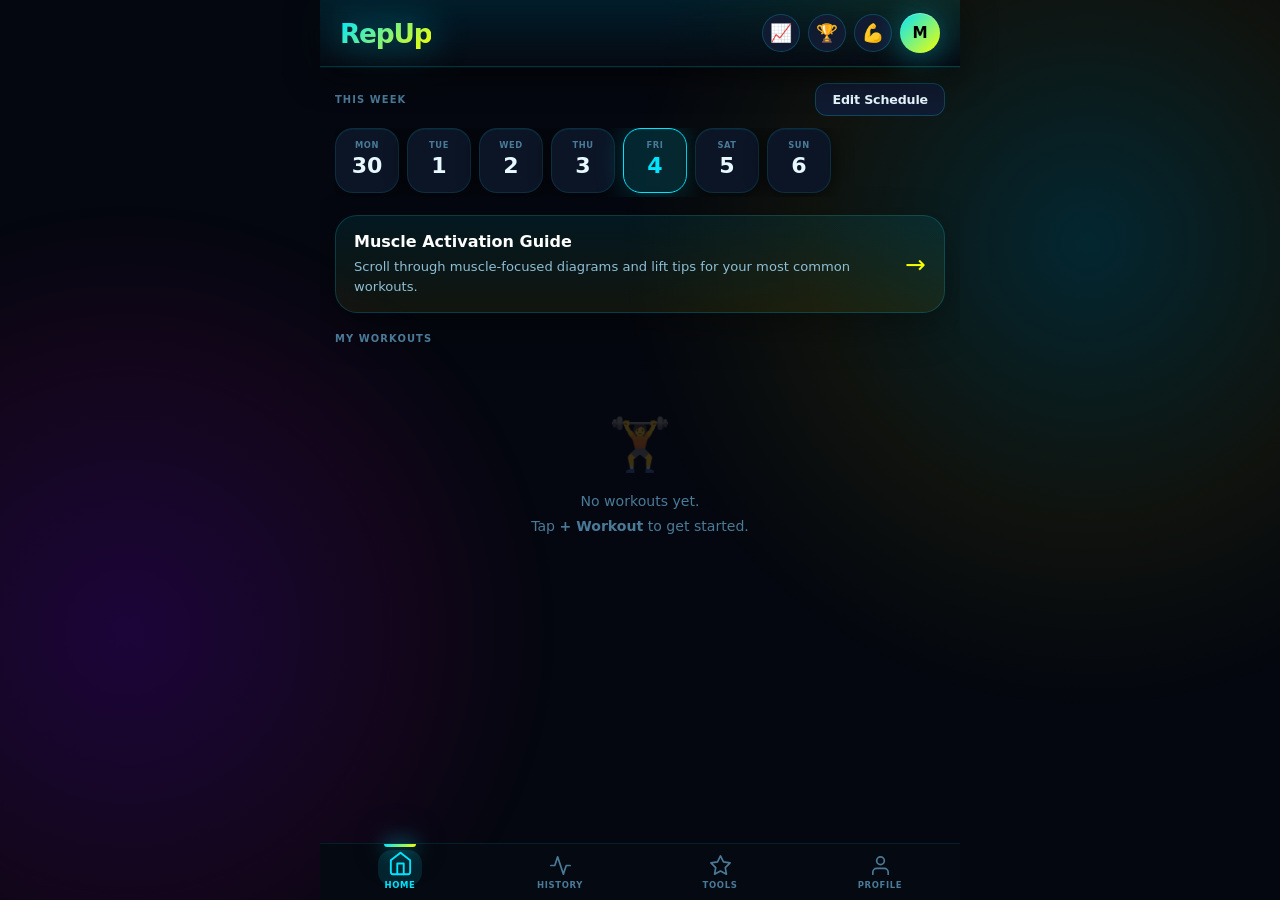
<file: index.html>
<!DOCTYPE html>
<html lang="en">
<head>
  <meta charset="UTF-8"/>
  <meta http-equiv="refresh" content="0; url=./repup.html"/>
  <title>RepUp</title>
</head>
<body>
  <script>window.location.replace('./repup.html');</script>
</body>
</html>
</file>
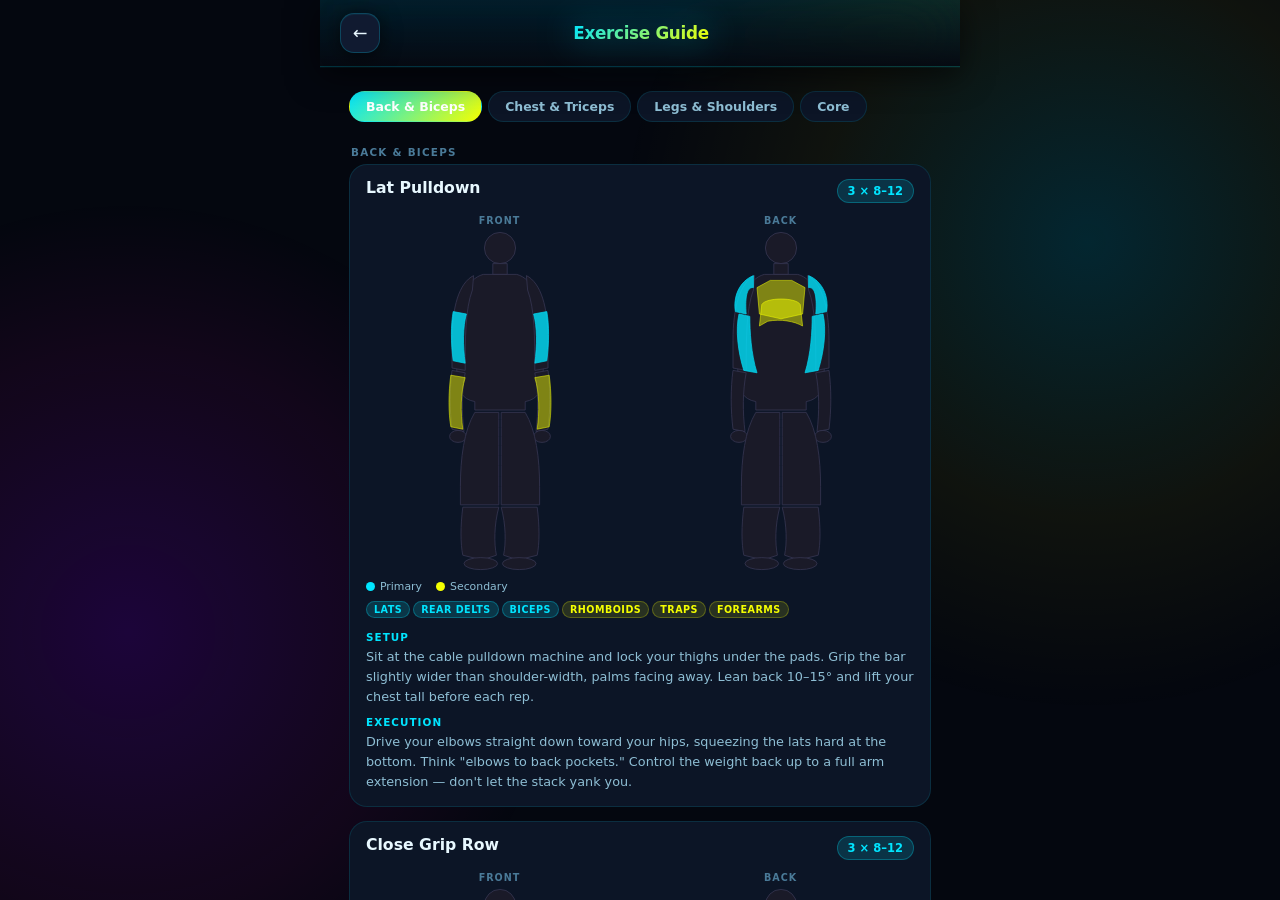
<file: exercises.html>
<!DOCTYPE html>
<html lang="en">
<head>
  <meta charset="UTF-8"/>
  <meta name="viewport" content="width=device-width,initial-scale=1,viewport-fit=cover"/>
  <title>Exercise Guide — RepUp</title>
  <meta name="apple-mobile-web-app-capable" content="yes"/>
  <meta name="apple-mobile-web-app-status-bar-style" content="black-translucent"/>
  <link rel="icon" type="image/svg+xml" href="icon.svg"/>
  <link rel="stylesheet" href="style.css"/>
  <style>
    .day-tabs{display:flex;gap:6px;padding:10px 14px;overflow-x:auto;-webkit-overflow-scrolling:touch;scrollbar-width:none}
    .day-tabs::-webkit-scrollbar{display:none}
    .day-tab{flex-shrink:0;padding:7px 16px;border-radius:20px;border:1px solid var(--border);background:var(--card);color:var(--t2);font-size:.78rem;font-weight:600;cursor:pointer;transition:all .18s}
    .day-tab.on{background:var(--grad);color:#fff;border-color:transparent}
    .day-section{display:none;padding-bottom:32px}
    .day-section.on{display:block}
    .day-title{font-size:.65rem;font-weight:800;text-transform:uppercase;letter-spacing:.12em;color:var(--t3);padding:14px 16px 6px}
    .ex-card{margin:0 14px 14px;border-radius:18px;background:var(--card);border:1px solid var(--border);overflow:hidden}
    .ex-head{padding:14px 16px 8px;display:flex;justify-content:space-between;align-items:flex-start;gap:8px}
    .ex-name{font-size:.98rem;font-weight:700;line-height:1.2}
    .ex-sets{font-size:.72rem;font-weight:700;color:var(--accent);background:rgba(0,229,255,.15);padding:4px 10px;border-radius:20px;border:1px solid rgba(0,229,255,.28);white-space:nowrap;flex-shrink:0}
    .diagrams{display:flex;gap:6px;padding:4px 12px 8px}
    .diag-wrap{flex:1;display:flex;flex-direction:column;align-items:center}
    .diag-label{font-size:.6rem;font-weight:700;letter-spacing:.1em;text-transform:uppercase;color:var(--t3);margin-bottom:4px}
    .diag-wrap svg{width:100%;max-width:120px;height:auto}
    .legend{display:flex;gap:14px;padding:0 16px 8px}
    .leg{display:flex;align-items:center;gap:5px;font-size:.68rem;color:var(--t2)}
    .leg-dot{width:9px;height:9px;border-radius:50%}
    .leg-dot.p{background:var(--accent)}
    .leg-dot.s{background:var(--gold)}
    .ex-info{padding:0 16px 14px}
    .ex-info h4{font-size:.65rem;font-weight:800;text-transform:uppercase;letter-spacing:.1em;color:var(--accent);margin:10px 0 4px}
    .ex-info h4:first-child{margin-top:0}
    .ex-info p{font-size:.8rem;color:var(--t2);line-height:1.55;margin:0}
    .muscle-chip{display:inline-block;font-size:.6rem;font-weight:700;padding:2px 7px;border-radius:10px;margin:0 3px 3px 0;text-transform:uppercase;letter-spacing:.05em}
    .chip-p{background:rgba(0,229,255,.16);color:var(--accent);border:1px solid rgba(0,229,255,.28)}
    .chip-s{background:rgba(245,255,0,.12);color:var(--gold);border:1px solid rgba(245,255,0,.25)}
    .muscle-row{padding:0 16px 10px;display:flex;flex-wrap:wrap}
  </style>
</head>
<body>
<div id="app">
  <header>
    <a href="./repup.html" class="dbk" style="text-decoration:none">←</a>
    <div class="logo" style="font-size:1.05rem;letter-spacing:-.3px">Exercise Guide</div>
    <div style="width:38px"></div>
  </header>

  <main id="mscroll">
    <div class="day-tabs" id="day-tabs">
      <button class="day-tab on" data-day="back">Back &amp; Biceps</button>
      <button class="day-tab" data-day="chest">Chest &amp; Triceps</button>
      <button class="day-tab" data-day="legs">Legs &amp; Shoulders</button>
      <button class="day-tab" data-day="core">Core</button>
    </div>
    <div class="day-section on" id="day-back"></div>
    <div class="day-section" id="day-chest"></div>
    <div class="day-section" id="day-legs"></div>
    <div class="day-section" id="day-core"></div>
  </main>
</div>

<script>
// ─── SVG BODY DIAGRAM ENGINE ─────────────────────────────────────────────────

// Body base silhouette — front and back share the same outline shape.
// ViewBox: 0 0 100 285
const BODY_BASE = `
  <circle cx="50" cy="15" r="13" fill="#1a1a28" stroke="#353550" stroke-width="0.7"/>
  <path d="M44,28 L44,37 L56,37 L56,28 Z" fill="#1a1a28" stroke="#353550" stroke-width="0.7" rx="2"/>
  <path d="M36,37 C22,41 15,58 14,90 L14,120 C14,133 18,141 29,143 L29,150 L71,150 L71,143 C82,141 86,133 86,120 L86,90 C85,58 78,41 64,37 Z" fill="#1a1a28" stroke="#353550" stroke-width="0.7"/>
  <path d="M28,38 C16,44 10,64 10,92 L10,115 L21,117 C21,90 21,66 27,50 Z" fill="#1a1a28" stroke="#353550" stroke-width="0.7"/>
  <path d="M72,38 C84,44 90,64 90,92 L90,115 L79,117 C79,90 79,66 73,50 Z" fill="#1a1a28" stroke="#353550" stroke-width="0.7"/>
  <path d="M10,117 C8,132 8,150 10,166 L20,168 C18,152 18,134 21,119 Z" fill="#1a1a28" stroke="#353550" stroke-width="0.7"/>
  <path d="M90,117 C92,132 92,150 90,166 L80,168 C82,152 82,134 79,119 Z" fill="#1a1a28" stroke="#353550" stroke-width="0.7"/>
  <ellipse cx="15" cy="172" rx="7" ry="5" fill="#1a1a28" stroke="#353550" stroke-width="0.7"/>
  <ellipse cx="85" cy="172" rx="7" ry="5" fill="#1a1a28" stroke="#353550" stroke-width="0.7"/>
  <path d="M29,152 C20,167 17,190 17,214 L17,229 L49,229 L49,214 C49,190 49,167 49,152 Z" fill="#1a1a28" stroke="#353550" stroke-width="0.7"/>
  <path d="M71,152 C80,167 83,190 83,214 L83,229 L51,229 L51,214 C51,190 51,167 51,152 Z" fill="#1a1a28" stroke="#353550" stroke-width="0.7"/>
  <path d="M19,231 C17,247 17,261 19,271 L35,275 L47,271 C45,261 45,246 49,231 Z" fill="#1a1a28" stroke="#353550" stroke-width="0.7"/>
  <path d="M81,231 C83,247 83,261 81,271 L65,275 L53,271 C55,261 55,246 51,231 Z" fill="#1a1a28" stroke="#353550" stroke-width="0.7"/>
  <ellipse cx="34" cy="278" rx="14" ry="5" fill="#1a1a28" stroke="#353550" stroke-width="0.7"/>
  <ellipse cx="66" cy="278" rx="14" ry="5" fill="#1a1a28" stroke="#353550" stroke-width="0.7"/>
`;

// FRONT muscle highlights
const F = {
  'chest-l':      'M36,38 C30,44 28,56 30,70 C34,80 43,86 50,86 L50,38 Z',
  'chest-r':      'M64,38 C70,44 72,56 70,70 C66,80 57,86 50,86 L50,38 Z',
  'front-delt-l': 'M27,38 C15,43 10,56 12,68 L21,70 C20,58 21,47 27,48 Z',
  'front-delt-r': 'M73,38 C85,43 90,56 88,68 L79,70 C80,58 79,47 73,48 Z',
  'bicep-l':      'M11,68 C9,79 9,94 11,109 L21,111 C19,96 19,81 22,70 Z',
  'bicep-r':      'M89,68 C91,79 91,94 89,109 L79,111 C81,96 81,81 78,70 Z',
  'forearm-l':    'M9,121 C7,136 7,152 9,164 L19,166 C17,152 17,136 21,123 Z',
  'forearm-r':    'M91,121 C93,136 93,152 91,164 L81,166 C83,152 83,136 79,123 Z',
  'abs':          'M38,88 C36,97 35,112 36,124 C37,136 41,144 50,145 C59,144 63,136 64,124 C65,112 64,97 62,88 Z',
  'oblique-l':    'M28,94 C22,105 20,118 20,130 L31,133 C31,120 31,107 37,96 Z',
  'oblique-r':    'M72,94 C78,105 80,118 80,130 L69,133 C69,120 69,107 63,96 Z',
  'quad-l':       'M29,154 C20,168 17,192 17,216 L17,228 L49,228 L49,216 C49,192 49,168 49,154 Z',
  'quad-r':       'M71,154 C80,168 83,192 83,216 L83,228 L51,228 L51,216 C51,192 51,168 51,154 Z',
  'tibialis-l':   'M19,233 C17,249 17,263 19,271 L34,275 L46,271 C44,263 44,248 48,233 Z',
  'tibialis-r':   'M81,233 C83,249 83,263 81,271 L66,275 L54,271 C56,263 56,248 52,233 Z',
  'hip-l':        'M29,144 C22,148 18,155 19,163 L30,165 C30,158 33,152 37,148 Z',
  'hip-r':        'M71,144 C78,148 82,155 81,163 L70,165 C70,158 67,152 63,148 Z',
};

// BACK muscle highlights
const B = {
  'trap-u':       'M38,37 C43,30 57,30 62,37 L65,48 C59,42 50,40 41,42 Z',
  'trap-m':       'M30,48 L41,42 L59,42 L70,48 L68,70 L50,74 L32,70 Z',
  'rear-delt-l':  'M27,38 C15,43 10,56 12,68 L21,70 C20,58 21,47 27,48 Z',
  'rear-delt-r':  'M73,38 C85,43 90,56 88,68 L79,70 C80,58 79,47 73,48 Z',
  'lat-l':        'M15,70 C12,83 14,101 19,117 L30,119 C25,103 24,84 24,72 Z',
  'lat-r':        'M85,70 C88,83 86,101 81,117 L70,119 C75,103 76,84 76,72 Z',
  'rhomboid':     'M34,62 C38,56 62,56 66,62 L68,80 C61,76 50,74 39,76 L32,80 Z',
  'lower-back':   'M35,103 C31,113 31,125 33,135 L50,139 L67,135 C69,125 69,113 65,103 Z',
  'tricep-l':     'M11,68 C9,79 9,94 11,109 L21,111 C19,96 19,81 22,70 Z',
  'tricep-r':     'M89,68 C91,79 91,94 89,109 L79,111 C81,96 81,81 78,70 Z',
  'forearm-b-l':  'M9,121 C7,136 7,152 9,164 L19,166 C17,152 17,136 21,123 Z',
  'forearm-b-r':  'M91,121 C93,136 93,152 91,164 L81,166 C83,152 83,136 79,123 Z',
  'glute-l':      'M29,151 C20,159 17,172 17,185 L49,187 L49,151 Z',
  'glute-r':      'M71,151 C80,159 83,172 83,185 L51,187 L51,151 Z',
  'hamstring-l':  'M17,187 C15,202 15,218 17,228 L49,228 L49,187 Z',
  'hamstring-r':  'M83,187 C85,202 85,218 83,228 L51,228 L51,187 Z',
  'calf-l':       'M19,233 C17,249 17,263 19,271 L34,275 L46,271 C44,263 44,248 48,233 Z',
  'calf-r':       'M81,233 C83,249 83,263 81,271 L66,275 L54,271 C56,263 56,248 52,233 Z',
};

const PRI  = 'rgba(0,229,255,.85)';
const PSTR = 'rgba(0,229,255,1)';
const SEC  = 'rgba(245,255,0,.5)';
const SSTR = 'rgba(245,255,0,.8)';

function svg(muscles, view) {
  const map = view === 'front' ? F : B;
  const overlays = Object.entries(muscles)
    .filter(([k]) => map[k])
    .map(([k, t]) => {
      const fill   = t === 'p' ? PRI  : SEC;
      const stroke = t === 'p' ? PSTR : SSTR;
      return `<path d="${map[k]}" fill="${fill}" stroke="${stroke}" stroke-width="0.6" opacity="0.92"/>`;
    }).join('');
  return `<svg viewBox="0 0 100 285" xmlns="http://www.w3.org/2000/svg">${BODY_BASE}${overlays}</svg>`;
}

// ─── EXERCISE CARD BUILDER ────────────────────────────────────────────────────

function card(name, sets, muscles, setup, exec, chips) {
  const frontSVG = svg(muscles, 'front');
  const backSVG  = svg(muscles, 'back');
  const chipHTML = chips.map(c =>
    `<span class="muscle-chip chip-${c[0]}">${c[1]}</span>`
  ).join('');
  return `
  <div class="ex-card">
    <div class="ex-head">
      <div class="ex-name">${name}</div>
      <div class="ex-sets">${sets}</div>
    </div>
    <div class="diagrams">
      <div class="diag-wrap"><div class="diag-label">Front</div>${frontSVG}</div>
      <div class="diag-wrap"><div class="diag-label">Back</div>${backSVG}</div>
    </div>
    <div class="legend">
      <div class="leg"><div class="leg-dot p"></div>Primary</div>
      <div class="leg"><div class="leg-dot s"></div>Secondary</div>
    </div>
    <div class="muscle-row">${chipHTML}</div>
    <div class="ex-info">
      <h4>Setup</h4><p>${setup}</p>
      <h4>Execution</h4><p>${exec}</p>
    </div>
  </div>`;
}

// chip helper: ['p','Lats'] or ['s','Biceps']
const p = n => ['p', n];
const s = n => ['s', n];

// ─── EXERCISE DEFINITIONS ────────────────────────────────────────────────────

const DAYS = {

  back: [
    card('Lat Pulldown', '3 × 8–12',
      {'lat-l':'p','lat-r':'p','rear-delt-l':'p','rear-delt-r':'p','bicep-l':'p','bicep-r':'p','rhomboid':'s','trap-m':'s','forearm-l':'s','forearm-r':'s'},
      'Sit at the cable pulldown machine and lock your thighs under the pads. Grip the bar slightly wider than shoulder-width, palms facing away. Lean back 10–15° and lift your chest tall before each rep.',
      'Drive your elbows straight down toward your hips, squeezing the lats hard at the bottom. Think "elbows to back pockets." Control the weight back up to a full arm extension — don\'t let the stack yank you.',
      [p('Lats'),p('Rear Delts'),p('Biceps'),s('Rhomboids'),s('Traps'),s('Forearms')]
    ),
    card('Close Grip Row', '3 × 8–12',
      {'rhomboid':'p','lat-l':'p','lat-r':'p','bicep-l':'p','bicep-r':'p','rear-delt-l':'s','rear-delt-r':'s','trap-m':'s','lower-back':'s','forearm-l':'s','forearm-r':'s'},
      'Set a seated cable row to the lowest pulley with a close neutral handle. Sit with your back straight, feet on the platform, slight hinge at the hips. Keep your chest tall before each pull.',
      'Row the handle into your lower chest/upper abdomen by driving your elbows back and squeezing your shoulder blades together. Hold the peak contraction one second. Extend all the way back out — feel the full stretch in your lats.',
      [p('Rhomboids'),p('Lats'),p('Biceps'),s('Rear Delts'),s('Traps'),s('Lower Back')]
    ),
    card('Wide Grip Row', '3 × 8–12',
      {'lat-l':'p','lat-r':'p','rhomboid':'p','rear-delt-l':'p','rear-delt-r':'p','trap-m':'s','lower-back':'s','bicep-l':'s','bicep-r':'s'},
      'Attach a wide-grip bar to the seated cable row. Sit tall with a neutral spine, slight forward hinge, feet flat on the platform. Hands wider than shoulder-width in an overhand grip.',
      'Pull the bar toward your sternum with your elbows flaring wide (roughly 70–80° out from your body). This emphasizes the upper back and rear delts. Squeeze hard at the top, then slowly extend your arms all the way out.',
      [p('Lats'),p('Rhomboids'),p('Rear Delts'),s('Traps'),s('Lower Back'),s('Biceps')]
    ),
    card('Unilateral Pulldown', '3 × 8–12',
      {'lat-l':'p','rear-delt-l':'p','bicep-l':'p','rhomboid':'s','trap-m':'s'},
      'Attach a single D-handle to the high pulley. Kneel or sit angled slightly sideways, working arm reaching fully overhead. Non-working hand braces on the machine or your thigh.',
      'Pull the handle down toward your hip by driving your elbow in tight to your side. Feel the lat on the working side fully contract. Reach all the way back up to a complete stretch before the next rep.',
      [p('Lat (Unilateral)'),p('Rear Delt'),p('Bicep'),s('Rhomboids'),s('Traps')]
    ),
    card('Bayesian Curls', '3 × 8–12',
      {'bicep-l':'p','bicep-r':'p','forearm-l':'s','forearm-r':'s'},
      'Attach a handle to the lowest pulley. Stand facing away, one foot forward. Hold the handle with your arm straight behind your hip, elbow pointing backward — this is the loaded stretch position.',
      'Curl the handle forward and up toward your shoulder while keeping your elbow behind your body the entire time. This keeps tension on the long head of the bicep throughout. Squeeze at peak, then lower slowly back into the stretch.',
      [p('Biceps (Long Head)'),s('Forearms')]
    ),
    card('Preacher Curls', '3 × 8–12',
      {'bicep-l':'p','bicep-r':'p','forearm-l':'s','forearm-r':'s','front-delt-l':'s','front-delt-r':'s'},
      'Sit at the preacher bench and drape the backs of your upper arms flat against the angled pad — they should stay in contact throughout. Use an EZ-bar or dumbbells.',
      'Curl the weight up in a smooth arc. Stop just before lockout at the top to keep tension. The eccentric (lowering) is the key — lower with a 3-second count and feel the bicep stretch at the bottom.',
      [p('Biceps'),s('Forearms'),s('Front Delts')]
    ),
    card('Rope Hammer Curls', '3 × 8–12',
      {'bicep-l':'p','bicep-r':'p','forearm-l':'p','forearm-r':'p'},
      'Attach a rope to the low pulley. Stand facing the machine, grip the rope with a neutral (thumbs up) hammer grip. Elbows stay pinned to your sides — they are the pivot point.',
      'Curl the rope upward, maintaining the neutral wrist position. At the top, slightly pull the rope ends apart to increase brachialis contraction. Lower under control through the full range.',
      [p('Biceps'),p('Brachialis'),p('Forearms')]
    ),
    card('Forearm Finisher', '2 × 15',
      {'forearm-l':'p','forearm-r':'p','forearm-b-l':'p','forearm-b-r':'p'},
      'Sit on a bench with your forearms resting on your thighs or on a bench edge. Hold a light barbell or dumbbells. Let your wrists hang freely past the edge.',
      'Perform wrist curls (palms up) for one set immediately followed by reverse wrist curls (palms down) for the second set. Move through a full range each rep — let the weight drop as far as possible at the bottom, then curl up fully.',
      [p('Wrist Flexors'),p('Wrist Extensors'),p('Forearms')]
    ),
  ],

  chest: [
    card('Incline Dumbbell Press', '3 × 8–12',
      {'chest-l':'p','chest-r':'p','front-delt-l':'p','front-delt-r':'p','tricep-l':'p','tricep-r':'p'},
      'Set an adjustable bench to 30–45°. Lie back with a dumbbell in each hand at chest height, elbows at about 70° from your torso (not flared straight out). Feet flat on the floor, lower back lightly against the pad.',
      'Press the dumbbells upward and slightly inward — they should nearly touch at the top. Do not lock out elbows. Lower with control, letting the chest stretch at the bottom of each rep. The upper pec is the focus here.',
      [p('Upper Chest'),p('Front Delts'),p('Triceps')]
    ),
    card('Low to High Cable Flies', '3 × 8–12',
      {'chest-l':'p','chest-r':'p','front-delt-l':'s','front-delt-r':'s'},
      'Set both cable pulleys to the lowest position. Stand in the center, slight forward lean, staggered stance for balance. Grip handles palms facing up.',
      'Sweep the handles upward and together in a wide arc, crossing slightly at the top (above chest height). The low-to-high angle targets the upper/inner pec fibers. Slowly return against the resistance — don\'t let the cables snap back.',
      [p('Upper Chest'),p('Inner Pec'),s('Front Delts')]
    ),
    card('Pec Dec Flies', '3 × 8–12',
      {'chest-l':'p','chest-r':'p','front-delt-l':'s','front-delt-r':'s'},
      'Set the pec dec seat so the handles are at chest height. Sit with your entire back pressed against the pad. Forearms on the pads or hands on the handles. Keep a slight bend in the elbows throughout.',
      'Bring the arms together in a controlled arc, squeezing the chest at the center. Hold for one second. Slowly open back — the stretch under load is where this exercise builds the most size. Don\'t let the weights bang at the back.',
      [p('Chest'),s('Front Delts')]
    ),
    card('Straight Bar Tricep Pushdown', '3 × 8–12',
      {'tricep-l':'p','tricep-r':'p','forearm-b-l':'s','forearm-b-r':'s'},
      'Attach a straight bar to the high cable. Stand close to the machine, grip bar overhand, elbows tucked tight to your sides at about 90°. Elbows stay stationary — they are the pivot.',
      'Push the bar straight down until arms fully extend, squeezing the triceps hard at the bottom. Return slowly — allow the elbows to stay pinned throughout the entire rep. Only your forearms should move.',
      [p('Triceps'),s('Forearms')]
    ),
    card('One Arm Tricep Extension', '3 × 8–12',
      {'tricep-l':'p','tricep-r':'p'},
      'Attach a single D-handle to the high pulley. Grip with one hand and bring your elbow up beside your ear, upper arm vertical. Use your free hand to brace on something solid for balance.',
      'Extend your forearm upward until the arm is fully straight, squeezing the tricep at the top. Lower slowly, feeling the tricep stretch as the elbow bends. Keep the upper arm perfectly still — no elbow drift.',
      [p('Triceps (All 3 Heads)')]
    ),
    card('Overhead Tricep Extensions', '3 × 8–12',
      {'tricep-l':'p','tricep-r':'p'},
      'Attach a rope to the low pulley. Face away from the machine, grip the rope behind your head with both hands, elbows pointing toward the ceiling. Hinge forward slightly at the hips.',
      'Extend both arms overhead until straight, then return slowly. The overhead position fully stretches the long head of the tricep — the largest of the three heads. The stretch under load here is key for mass. Keep your core tight to avoid lumbar arching.',
      [p('Triceps (Long Head)')]
    ),
    card('Dips Finisher', '3 × 8',
      {'chest-l':'p','chest-r':'p','front-delt-l':'p','front-delt-r':'p','tricep-l':'p','tricep-r':'p'},
      'Mount parallel bars with arms extended. Lean your torso forward 15–20° to shift the emphasis toward your chest rather than triceps. Keep your chin tucked and core engaged.',
      'Lower yourself by bending your elbows until your upper arms are parallel to the floor (or slightly below if shoulder health allows). Drive back up without fully locking out at the top. Think about pressing your chest down and through the bars.',
      [p('Chest'),p('Front Delts'),p('Triceps')]
    ),
  ],

  legs: [
    card('Barbell Squats', '3 × 8–12',
      {'quad-l':'p','quad-r':'p','glute-l':'p','glute-r':'p','hamstring-l':'s','hamstring-r':'s','lower-back':'s','calf-l':'s','calf-r':'s'},
      'Place the bar across your upper traps (high bar) or rear delts (low bar). Feet shoulder-width, toes turned out 15–30°. Take a big breath into your belly, brace your core like you\'re about to take a punch, and unrack.',
      'Sit back and down — keep your chest tall and knees tracking in line with your toes. Hit at least parallel. Drive through your whole foot on the way up (not just your toes), and squeeze your glutes hard at lockout.',
      [p('Quads'),p('Glutes'),s('Hamstrings'),s('Lower Back'),s('Calves')]
    ),
    card('Barbell RDLs', '3 × 8–12',
      {'hamstring-l':'p','hamstring-r':'p','glute-l':'p','glute-r':'p','lower-back':'p','lat-l':'s','lat-r':'s','trap-m':'s','forearm-b-l':'s','forearm-b-r':'s'},
      'Hold the bar at hip height, overhand grip just outside your hips. Feet hip-width apart, soft bend in the knees. Pull your shoulder blades down and back to engage your lats — this keeps the bar close to your legs.',
      'Hinge at your hips by pushing them back, lowering the bar along your shins and thighs. Maintain a neutral spine throughout. Lower until you feel a deep hamstring stretch (usually mid-shin). Drive your hips forward to stand — squeeze glutes at the top.',
      [p('Hamstrings'),p('Glutes'),p('Lower Back'),s('Lats'),s('Traps'),s('Forearms')]
    ),
    card('Leg Extension', '3 × 8–12',
      {'quad-l':'p','quad-r':'p'},
      'Sit in the machine with your back fully against the pad. Position the ankle roller just above your ankles. Adjust the seat so your knees line up with the machine\'s pivot point — this is critical for joint health.',
      'Extend your legs fully to lockout, squeezing the quads hard at the top. Hold for one count. Lower slowly — a 3-second negative maximizes tension on the quad. Avoid using momentum or letting the weight drop.',
      [p('Quadriceps')]
    ),
    card('Leg Curl', '3 × 8–12',
      {'hamstring-l':'p','hamstring-r':'p','calf-l':'s','calf-r':'s'},
      'Lie face down on the lying leg curl machine. Position the ankle roller just above your heels. Keep your hips flat against the bench and grip the handles.',
      'Curl your heels toward your glutes as far as possible — full range of motion here matters. Squeeze the hamstrings hard at peak contraction. Lower with a slow 3–4 second eccentric. Avoid lifting your hips — that\'s cheating.',
      [p('Hamstrings'),s('Calves')]
    ),
    card('Smith Machine Calf Raises', '3 × 8–12',
      {'calf-l':'p','calf-r':'p','tibialis-l':'s','tibialis-r':'s'},
      'Place the Smith bar on your upper traps. Stand with the balls of your feet on an elevated surface (plates or a step) with your heels hanging freely off the edge. Brace the core, shoulders back.',
      'Rise onto your toes as high as possible — really squeeze at the top for 1–2 seconds. Then lower your heels all the way past neutral for a full calf stretch at the bottom. The stretch is as important as the contraction. Don\'t bounce.',
      [p('Calves (Gastrocnemius)'),s('Tibialis Anterior')]
    ),
    card('Bulgarian Split Squats', '3 × 8–12',
      {'quad-l':'p','quad-r':'p','glute-l':'p','glute-r':'p','hamstring-l':'s','hamstring-r':'s'},
      'Stand one to two feet in front of a bench. Place your rear foot on the bench, laces down. Hold dumbbells at your sides or a barbell on your back. Find your balance before starting.',
      'Lower your back knee toward the floor by bending your front leg. Keep your torso upright — avoid hunching forward. Press through your front heel to stand back up. This is an intense unilateral movement — start light and build.',
      [p('Quads'),p('Glutes'),s('Hamstrings')]
    ),
    card('Dumbbell Shrugs', '3 × 8–12',
      {'trap-u':'p','trap-m':'p','forearm-b-l':'s','forearm-b-r':'s'},
      'Hold heavy dumbbells at your sides with a neutral grip. Stand tall, arms straight, and let your shoulders drop completely down before each rep.',
      'Elevate your shoulders straight up toward your ears — as high as possible. Hold the contraction for one full second at the top. Lower slowly. Never roll your shoulders forward or backward — that\'s a rotator cuff injury waiting to happen.',
      [p('Upper Traps'),p('Mid Traps'),s('Forearms')]
    ),
    card('Dumbbell Shoulder Press', '3 × 8–12',
      {'front-delt-l':'p','front-delt-r':'p','rear-delt-l':'s','rear-delt-r':'s','tricep-l':'p','tricep-r':'p','trap-u':'s'},
      'Sit on an upright bench (back fully supported). Hold dumbbells at shoulder height, palms forward, elbows at 90°. Keep your core braced and lower back neutral — don\'t arch.',
      'Press the dumbbells straight overhead until arms are nearly extended (don\'t lock out). Lower back to 90° with control. The dumbbells give a greater range of motion than a barbell, so use it — go as low as your shoulders comfortably allow.',
      [p('Front Delts'),p('Triceps'),s('Rear Delts'),s('Upper Traps')]
    ),
    card('Rear Delt Flies — Pec Dec', '3 × 8–12',
      {'rear-delt-l':'p','rear-delt-r':'p','rhomboid':'p','trap-m':'s'},
      'Sit facing INTO the pec dec (reverse position). Adjust the handles to shoulder height. Grip handles with palms facing each other, slight bend in elbows. Sit tall with your chest against the pad.',
      'Pull the handles outward and back in a wide sweeping arc, squeezing your rear delts and rhomboids. Hold at peak contraction. Slowly bring your arms back to center — control the return completely.',
      [p('Rear Delts'),p('Rhomboids'),s('Mid Traps')]
    ),
    card('Cable Lateral Raises', '3 × 8–12',
      {'front-delt-l':'p','front-delt-r':'p','rear-delt-l':'s','rear-delt-r':'s','trap-m':'s'},
      'Set cable to the lowest position. Stand sideways to the machine, cross your arm to grip the handle with the hand farther from the pulley. Other hand holds the machine for balance. Slight forward lean.',
      'Raise your arm out to the side until just above shoulder height, leading with your elbow — your pinky should be slightly higher than your thumb. The cable maintains constant tension unlike dumbbells. Lower slowly with control.',
      [p('Lateral Delts'),s('Rear Delts'),s('Traps')]
    ),
  ],

  core: [
    card('Ab Roller Rollouts', '3 × 8',
      {'abs':'p','oblique-l':'p','oblique-r':'p','lat-l':'p','lat-r':'p','lower-back':'s','front-delt-l':'s','front-delt-r':'s'},
      'Kneel on a mat with the ab wheel on the floor directly under your shoulders. Grip the handles firmly. Engage your core and tuck your pelvis slightly before each rep — this is your brace.',
      'Roll the wheel forward slowly, keeping your body rigid like a plank. Go as far as you can without letting your lower back arch. Pull the wheel back using your core and lats together. Start with partial reps (halfway out) and extend your range as you get stronger.',
      [p('Abs'),p('Obliques'),p('Lats'),s('Lower Back'),s('Front Delts')]
    ),
    card('Dragon Flies — 5-sec Eccentric', '3 × 5',
      {'abs':'p','oblique-l':'p','oblique-r':'p','lower-back':'s','front-delt-l':'s','front-delt-r':'s'},
      'Lie on a flat bench and grip the top of the bench behind your head with both hands. Your body should be fully extended and flat. This is one of the hardest bodyweight core movements — approach it with respect.',
      'Keeping your body completely straight (like a rigid plank — NO pike), lower your legs and torso away from the bench over 5 full seconds. The key is not breaking at the hips. At the bottom, contract your core hard to pull back up to the start. If you break form, stop the set.',
      [p('Rectus Abdominis'),p('Obliques'),s('Lower Back'),s('Front Delts')]
    ),
  ],
};

// ─── TABS ─────────────────────────────────────────────────────────────────────

document.querySelectorAll('.day-tab').forEach(btn => {
  btn.addEventListener('click', function() {
    document.querySelectorAll('.day-tab').forEach(b => b.classList.remove('on'));
    document.querySelectorAll('.day-section').forEach(s => s.classList.remove('on'));
    this.classList.add('on');
    document.getElementById('day-' + this.dataset.day).classList.add('on');
  });
});

// ─── RENDER ───────────────────────────────────────────────────────────────────

const LABELS = {back:'Back & Biceps',chest:'Chest & Triceps',legs:'Legs & Shoulders',core:'Core'};
Object.entries(DAYS).forEach(([key, cards]) => {
  const el = document.getElementById('day-' + key);
  el.innerHTML = `<div class="day-title">${LABELS[key]}</div>` + cards.join('');
});
</script>
</body>
</html>
</file>
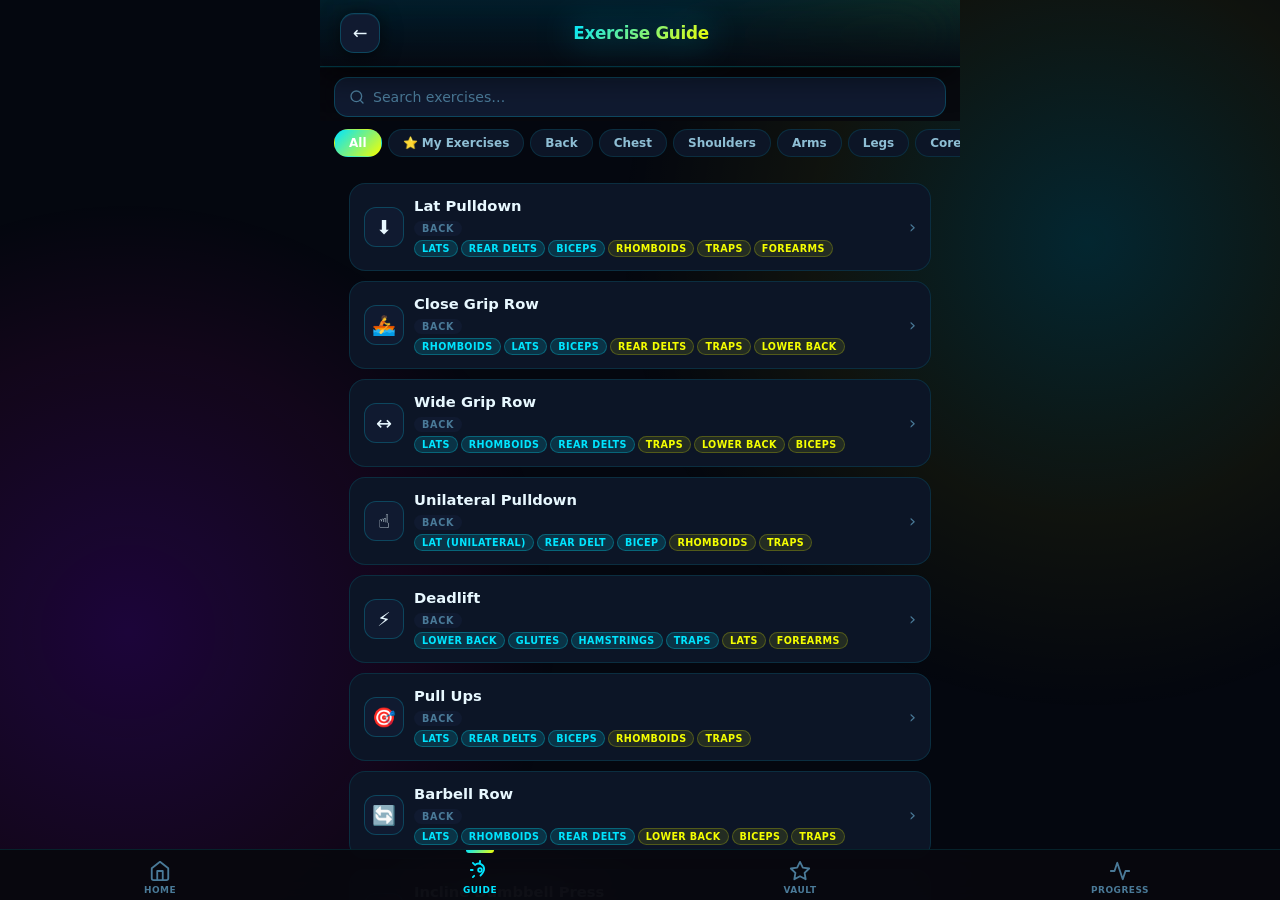
<file: guide.html>
<!DOCTYPE html>
<html lang="en">
<head>
  <meta charset="UTF-8"/>
  <meta name="viewport" content="width=device-width,initial-scale=1,viewport-fit=cover"/>
  <title>Exercise Guide — RepUp</title>
  <meta name="apple-mobile-web-app-capable" content="yes"/>
  <meta name="apple-mobile-web-app-status-bar-style" content="black-translucent"/>
  <meta name="theme-color" content="#00E5FF"/>
  <link rel="icon" type="image/svg+xml" href="icon.svg"/>
  <link rel="stylesheet" href="style.css"/>
  <style>
    #app { display:flex; flex-direction:column; height:100dvh; overflow:hidden; }
    header { flex-shrink:0; }
    #mscroll { flex:1; overflow-y:auto; -webkit-overflow-scrolling:touch; padding-bottom:80px; }

    /* Search */
    .search-wrap { padding:10px 14px 4px; position:sticky; top:0; z-index:10; background:rgba(8,8,14,.85); backdrop-filter:blur(16px); -webkit-backdrop-filter:blur(16px); }
    .search-box { display:flex; align-items:center; gap:8px; background:var(--card2); border:1px solid var(--border2); border-radius:14px; padding:0 14px; }
    .search-box svg { width:16px;height:16px;stroke:var(--t3);fill:none;stroke-width:2;stroke-linecap:round;flex-shrink:0; }
    #search { flex:1; background:none; border:none; outline:none; color:var(--t1); font-size:.88rem; padding:11px 0; }
    #search::placeholder { color:var(--t3); }

    /* Filter tabs */
    .ftabs { display:flex; gap:6px; padding:8px 14px; overflow-x:auto; scrollbar-width:none; flex-shrink:0; }
    .ftabs::-webkit-scrollbar { display:none; }
    .ftab { flex-shrink:0; padding:6px 14px; border-radius:20px; border:1px solid var(--border); background:var(--card); color:var(--t2); font-size:.75rem; font-weight:700; cursor:pointer; transition:all .15s; white-space:nowrap; }
    .ftab.on { background:var(--grad); color:#fff; border-color:transparent; }

    /* Exercise list */
    #ex-list { padding:4px 14px 0; }
    .ex-item { border-radius:16px; background:var(--card); border:1px solid var(--border); margin-bottom:10px; overflow:hidden; cursor:pointer; transition:border-color .15s; }
    .ex-item:active { border-color:var(--border2); }
    .ex-collapsed { padding:13px 14px; display:flex; align-items:center; gap:10px; }
    .ex-ico { width:40px;height:40px;border-radius:12px;background:var(--card2);border:1px solid var(--border2);display:flex;align-items:center;justify-content:center;font-size:1.2rem;flex-shrink:0; }
    .ex-meta { flex:1; min-width:0; }
    .ex-title { font-size:.92rem; font-weight:700; margin-bottom:3px; }
    .ex-group-tag { display:inline-block; font-size:.6rem; font-weight:800; text-transform:uppercase; letter-spacing:.08em; padding:2px 8px; border-radius:10px; background:var(--card2); color:var(--t3); margin-bottom:4px; }
    .ex-chips-row { display:flex; flex-wrap:wrap; gap:3px; }
    .chip { font-size:.6rem; font-weight:700; padding:2px 7px; border-radius:10px; text-transform:uppercase; letter-spacing:.04em; }
    .chip-p { background:rgba(0,229,255,.15); color:#00E5FF; border:1px solid rgba(0,229,255,.28); }
    .chip-s { background:rgba(245,255,0,.1); color:#F5FF00; border:1px solid rgba(245,255,0,.22); }
    .ex-arrow { font-size:1.1rem; color:var(--t3); flex-shrink:0; transition:transform .2s; }
    .ex-item.open .ex-arrow { transform:rotate(90deg); color:var(--accent); }

    /* Expanded body */
    .ex-body { display:none; padding:0 14px 14px; border-top:1px solid var(--border); }
    .ex-item.open .ex-body { display:block; }
    .diagrams { display:flex; gap:6px; padding:12px 0 8px; }
    .diag-wrap { flex:1; display:flex; flex-direction:column; align-items:center; }
    .diag-label { font-size:.58rem; font-weight:800; letter-spacing:.12em; text-transform:uppercase; color:var(--t3); margin-bottom:4px; }
    .diag-wrap svg { width:100%; max-width:130px; height:auto; }
    .legend { display:flex; gap:14px; padding:0 0 8px; }
    .leg { display:flex; align-items:center; gap:5px; font-size:.68rem; color:var(--t2); }
    .leg-dot { width:9px; height:9px; border-radius:50%; }
    .leg-dot.p { background:#00E5FF; }
    .leg-dot.s { background:rgba(245,255,0,.65); }
    .full-chips { display:flex; flex-wrap:wrap; gap:3px; padding:0 0 10px; }
    .ex-section { margin-bottom:10px; }
    .ex-section h4 { font-size:.62rem; font-weight:800; text-transform:uppercase; letter-spacing:.1em; color:var(--accent); margin:0 0 5px; }
    .ex-section p { font-size:.8rem; color:var(--t2); line-height:1.55; margin:0; }

    /* Empty state */
    .empty-guide { text-align:center; padding:60px 24px; color:var(--t3); }
    .empty-guide .ei { font-size:2.5rem; margin-bottom:12px; }
    .empty-guide p { font-size:.85rem; line-height:1.5; }

    /* Bottom nav */
    .gnav { position:fixed; bottom:0; left:0; right:0; display:flex; background:rgba(8,8,14,.94); backdrop-filter:blur(28px); -webkit-backdrop-filter:blur(28px); border-top:1px solid var(--border); padding-bottom:env(safe-area-inset-bottom); z-index:50; }
    .gnav a { flex:1; display:flex; flex-direction:column; align-items:center; gap:3px; padding:10px 4px 5px; color:var(--muted); text-decoration:none; font-size:.56rem; font-weight:800; text-transform:uppercase; letter-spacing:.5px; position:relative; transition:color .18s; }
    .gnav a svg { width:22px; height:22px; stroke:currentColor; fill:none; stroke-width:2; stroke-linecap:round; stroke-linejoin:round; transition:transform .18s; }
    .gnav a.on { color:var(--accent); }
    .gnav a.on svg { transform:translateY(-1px); }
    .gnav a.on::before { content:''; position:absolute; top:0; left:50%; transform:translateX(-50%); width:28px; height:2.5px; background:var(--grad); border-radius:0 0 3px 3px; }

    /* My-exercises badge */
    .mine-badge { display:inline-block; background:var(--grad); color:#fff; font-size:.55rem; font-weight:900; padding:1px 5px; border-radius:8px; margin-left:4px; vertical-align:middle; }
  </style>
</head>
<body>
<div id="app">

  <header>
    <a href="./repup.html" class="dbk" style="text-decoration:none">←</a>
    <div class="logo" style="font-size:1.05rem;letter-spacing:-.3px">Exercise Guide</div>
    <div style="width:38px"></div>
  </header>

  <div class="search-wrap">
    <div class="search-box">
      <svg viewBox="0 0 24 24"><circle cx="11" cy="11" r="8"/><path d="m21 21-4.35-4.35"/></svg>
      <input id="search" type="search" placeholder="Search exercises…" autocomplete="off"/>
    </div>
  </div>

  <div class="ftabs" id="ftabs">
    <button class="ftab on" data-f="all">All</button>
    <button class="ftab" data-f="mine">⭐ My Exercises</button>
    <button class="ftab" data-f="back">Back</button>
    <button class="ftab" data-f="chest">Chest</button>
    <button class="ftab" data-f="shoulders">Shoulders</button>
    <button class="ftab" data-f="arms">Arms</button>
    <button class="ftab" data-f="legs">Legs</button>
    <button class="ftab" data-f="core">Core</button>
  </div>

  <main id="mscroll">
    <div id="ex-list"></div>
  </main>

  <nav class="gnav">
    <a href="./repup.html">
      <svg viewBox="0 0 24 24"><path d="M3 9l9-7 9 7v11a2 2 0 01-2 2H5a2 2 0 01-2-2z"/><polyline points="9 22 9 12 15 12 15 22"/></svg>Home
    </a>
    <a href="./guide.html" class="on">
      <svg viewBox="0 0 24 24"><path d="M6.5 6.5a6 6 0 0 1 10 4.5c0 3-2 5-4 7M12 2v2M4.22 4.22l1.42 1.42M2 12h2M4.22 19.78l1.42-1.42"/><circle cx="12" cy="12" r="2"/></svg>Guide
    </a>
    <a href="./vault.html">
      <svg viewBox="0 0 24 24"><path d="M12 2l3.09 6.26L22 9.27l-5 4.87 1.18 6.88L12 17.77l-6.18 3.25L7 14.14 2 9.27l6.91-1.01L12 2z"/></svg>Vault
    </a>
    <a href="./progress.html">
      <svg viewBox="0 0 24 24"><polyline points="22 12 18 12 15 21 9 3 6 12 2 12"/></svg>Progress
    </a>
  </nav>

</div><!-- #app -->

<script>
// ─── SVG BODY ENGINE (identical to exercises.html) ───────────────────────────

const BASE = `
  <circle cx="50" cy="15" r="13" fill="#1a1a28" stroke="#353550" stroke-width="0.7"/>
  <path d="M44,28 L44,37 L56,37 L56,28 Z" fill="#1a1a28" stroke="#353550" stroke-width="0.7"/>
  <path d="M36,37 C22,41 15,58 14,90 L14,120 C14,133 18,141 29,143 L29,150 L71,150 L71,143 C82,141 86,133 86,120 L86,90 C85,58 78,41 64,37 Z" fill="#1a1a28" stroke="#353550" stroke-width="0.7"/>
  <path d="M28,38 C16,44 10,64 10,92 L10,115 L21,117 C21,90 21,66 27,50 Z" fill="#1a1a28" stroke="#353550" stroke-width="0.7"/>
  <path d="M72,38 C84,44 90,64 90,92 L90,115 L79,117 C79,90 79,66 73,50 Z" fill="#1a1a28" stroke="#353550" stroke-width="0.7"/>
  <path d="M10,117 C8,132 8,150 10,166 L20,168 C18,152 18,134 21,119 Z" fill="#1a1a28" stroke="#353550" stroke-width="0.7"/>
  <path d="M90,117 C92,132 92,150 90,166 L80,168 C82,152 82,134 79,119 Z" fill="#1a1a28" stroke="#353550" stroke-width="0.7"/>
  <ellipse cx="15" cy="172" rx="7" ry="5" fill="#1a1a28" stroke="#353550" stroke-width="0.7"/>
  <ellipse cx="85" cy="172" rx="7" ry="5" fill="#1a1a28" stroke="#353550" stroke-width="0.7"/>
  <path d="M29,152 C20,167 17,190 17,214 L17,229 L49,229 L49,214 C49,190 49,167 49,152 Z" fill="#1a1a28" stroke="#353550" stroke-width="0.7"/>
  <path d="M71,152 C80,167 83,190 83,214 L83,229 L51,229 L51,214 C51,190 51,167 51,152 Z" fill="#1a1a28" stroke="#353550" stroke-width="0.7"/>
  <path d="M19,231 C17,247 17,261 19,271 L35,275 L47,271 C45,261 45,246 49,231 Z" fill="#1a1a28" stroke="#353550" stroke-width="0.7"/>
  <path d="M81,231 C83,247 83,261 81,271 L65,275 L53,271 C55,261 55,246 51,231 Z" fill="#1a1a28" stroke="#353550" stroke-width="0.7"/>
  <ellipse cx="34" cy="278" rx="14" ry="5" fill="#1a1a28" stroke="#353550" stroke-width="0.7"/>
  <ellipse cx="66" cy="278" rx="14" ry="5" fill="#1a1a28" stroke="#353550" stroke-width="0.7"/>
`;

const FP = {
  'chest-l':      'M36,38 C30,44 28,56 30,70 C34,80 43,86 50,86 L50,38 Z',
  'chest-r':      'M64,38 C70,44 72,56 70,70 C66,80 57,86 50,86 L50,38 Z',
  'front-delt-l': 'M27,38 C15,43 10,56 12,68 L21,70 C20,58 21,47 27,48 Z',
  'front-delt-r': 'M73,38 C85,43 90,56 88,68 L79,70 C80,58 79,47 73,48 Z',
  'bicep-l':      'M11,68 C9,79 9,94 11,109 L21,111 C19,96 19,81 22,70 Z',
  'bicep-r':      'M89,68 C91,79 91,94 89,109 L79,111 C81,96 81,81 78,70 Z',
  'forearm-l':    'M9,121 C7,136 7,152 9,164 L19,166 C17,152 17,136 21,123 Z',
  'forearm-r':    'M91,121 C93,136 93,152 91,164 L81,166 C83,152 83,136 79,123 Z',
  'abs':          'M38,88 C36,97 35,112 36,124 C37,136 41,144 50,145 C59,144 63,136 64,124 C65,112 64,97 62,88 Z',
  'oblique-l':    'M28,94 C22,105 20,118 20,130 L31,133 C31,120 31,107 37,96 Z',
  'oblique-r':    'M72,94 C78,105 80,118 80,130 L69,133 C69,120 69,107 63,96 Z',
  'quad-l':       'M29,154 C20,168 17,192 17,216 L17,228 L49,228 L49,216 C49,192 49,168 49,154 Z',
  'quad-r':       'M71,154 C80,168 83,192 83,216 L83,228 L51,228 L51,216 C51,192 51,168 51,154 Z',
  'tibialis-l':   'M19,233 C17,249 17,263 19,271 L34,275 L46,271 C44,263 44,248 48,233 Z',
  'tibialis-r':   'M81,233 C83,249 83,263 81,271 L66,275 L54,271 C56,263 56,248 52,233 Z',
  'hip-l':        'M29,144 C22,148 18,155 19,163 L30,165 C30,158 33,152 37,148 Z',
  'hip-r':        'M71,144 C78,148 82,155 81,163 L70,165 C70,158 67,152 63,148 Z',
};

const BP = {
  'trap-u':      'M38,37 C43,30 57,30 62,37 L65,48 C59,42 50,40 41,42 Z',
  'trap-m':      'M30,48 L41,42 L59,42 L70,48 L68,70 L50,74 L32,70 Z',
  'rear-delt-l': 'M27,38 C15,43 10,56 12,68 L21,70 C20,58 21,47 27,48 Z',
  'rear-delt-r': 'M73,38 C85,43 90,56 88,68 L79,70 C80,58 79,47 73,48 Z',
  'lat-l':       'M15,70 C12,83 14,101 19,117 L30,119 C25,103 24,84 24,72 Z',
  'lat-r':       'M85,70 C88,83 86,101 81,117 L70,119 C75,103 76,84 76,72 Z',
  'rhomboid':    'M34,62 C38,56 62,56 66,62 L68,80 C61,76 50,74 39,76 L32,80 Z',
  'lower-back':  'M35,103 C31,113 31,125 33,135 L50,139 L67,135 C69,125 69,113 65,103 Z',
  'tricep-l':    'M11,68 C9,79 9,94 11,109 L21,111 C19,96 19,81 22,70 Z',
  'tricep-r':    'M89,68 C91,79 91,94 89,109 L79,111 C81,96 81,81 78,70 Z',
  'forearm-b-l': 'M9,121 C7,136 7,152 9,164 L19,166 C17,152 17,136 21,123 Z',
  'forearm-b-r': 'M91,121 C93,136 93,152 91,164 L81,166 C83,152 83,136 79,123 Z',
  'glute-l':     'M29,151 C20,159 17,172 17,185 L49,187 L49,151 Z',
  'glute-r':     'M71,151 C80,159 83,172 83,185 L51,187 L51,151 Z',
  'hamstring-l': 'M17,187 C15,202 15,218 17,228 L49,228 L49,187 Z',
  'hamstring-r': 'M83,187 C85,202 85,218 83,228 L51,228 L51,187 Z',
  'calf-l':      'M19,233 C17,249 17,263 19,271 L34,275 L46,271 C44,263 44,248 48,233 Z',
  'calf-r':      'M81,233 C83,249 83,263 81,271 L66,275 L54,271 C56,263 56,248 52,233 Z',
};

const PRI='rgba(0,229,255,.85)',PSTR='rgba(0,229,255,1)',SEC='rgba(245,255,0,.55)',SSTR='rgba(245,255,0,.8)';

function makeSVG(muscles, view) {
  const map = view === 'front' ? FP : BP;
  const overlays = Object.entries(muscles).filter(([k])=>map[k]).map(([k,t])=>{
    const fill=t==='p'?PRI:SEC, stroke=t==='p'?PSTR:SSTR;
    return `<path d="${map[k]}" fill="${fill}" stroke="${stroke}" stroke-width="0.6" opacity="0.92"/>`;
  }).join('');
  return `<svg viewBox="0 0 100 285" xmlns="http://www.w3.org/2000/svg">${BASE}${overlays}</svg>`;
}

// ─── EXERCISE DATABASE ────────────────────────────────────────────────────────

const DB = [
  // ── BACK ────────────────────────────────────────────────────────────────────
  {
    id:'lat-pulldown', group:'back', icon:'⬇️', name:'Lat Pulldown', sets:'3 × 8–12',
    muscles:{'lat-l':'p','lat-r':'p','rear-delt-l':'p','rear-delt-r':'p','bicep-l':'p','bicep-r':'p','rhomboid':'s','trap-m':'s','forearm-l':'s','forearm-r':'s'},
    primary:['Lats','Rear Delts','Biceps'], secondary:['Rhomboids','Traps','Forearms'],
    setup:'Sit with thighs locked under the pads. Grip the bar slightly wider than shoulders, palms away. Lean back 10–15° and lift your chest.',
    exec:'Drive your elbows straight down toward your hips — think "elbows to back pockets." Squeeze the lats hard at the bottom. Let the bar rise to a full stretch before each rep.'
  },
  {
    id:'close-grip-row', group:'back', icon:'🚣', name:'Close Grip Row', sets:'3 × 8–12',
    muscles:{'rhomboid':'p','lat-l':'p','lat-r':'p','bicep-l':'p','bicep-r':'p','rear-delt-l':'s','rear-delt-r':'s','trap-m':'s','lower-back':'s'},
    primary:['Rhomboids','Lats','Biceps'], secondary:['Rear Delts','Traps','Lower Back'],
    setup:'Seated cable row, lowest pulley, close neutral handle. Sit tall, feet on platform, slight hinge at the hips.',
    exec:'Row the handle into your lower chest by driving your elbows back. Squeeze shoulder blades together and hold for one second. Extend all the way out for a full lat stretch.'
  },
  {
    id:'wide-grip-row', group:'back', icon:'↔️', name:'Wide Grip Row', sets:'3 × 8–12',
    muscles:{'lat-l':'p','lat-r':'p','rhomboid':'p','rear-delt-l':'p','rear-delt-r':'p','trap-m':'s','lower-back':'s','bicep-l':'s','bicep-r':'s'},
    primary:['Lats','Rhomboids','Rear Delts'], secondary:['Traps','Lower Back','Biceps'],
    setup:'Wide-grip bar on seated cable row. Sit tall with neutral spine, slight forward hinge, overhand grip wider than shoulders.',
    exec:'Pull the bar toward your sternum with elbows flaring wide (70–80° out). Squeezes upper back and rear delts. Hold at the top, then extend fully — feel the full stretch.'
  },
  {
    id:'unilateral-pulldown', group:'back', icon:'☝️', name:'Unilateral Pulldown', sets:'3 × 8–12',
    muscles:{'lat-l':'p','rear-delt-l':'p','bicep-l':'p','rhomboid':'s','trap-m':'s'},
    primary:['Lat (Unilateral)','Rear Delt','Bicep'], secondary:['Rhomboids','Traps'],
    setup:'Single D-handle on high pulley. Kneel or sit angled slightly sideways, working arm fully extended overhead. Brace your free hand on the machine.',
    exec:'Pull the handle down toward your hip, driving your elbow tight to your side. Feel the lat on the working side fully fire. Reach all the way back up to a complete stretch before the next rep.'
  },
  {
    id:'deadlift', group:'back', icon:'⚡', name:'Deadlift', sets:'4 × 5',
    muscles:{'lower-back':'p','glute-l':'p','glute-r':'p','hamstring-l':'p','hamstring-r':'p','trap-m':'p','lat-l':'s','lat-r':'s','forearm-b-l':'s','forearm-b-r':'s'},
    primary:['Lower Back','Glutes','Hamstrings','Traps'], secondary:['Lats','Forearms'],
    setup:'Bar over mid-foot, hip-width stance. Hinge and grip just outside your legs. Lats engaged, chest tall, hips above knees, shoulders slightly in front of the bar.',
    exec:'Push the floor away (don\'t think "pull"). Keep the bar dragging up your shins and thighs. Lock hips and knees out simultaneously at the top. Lower under control — hinge hips back first.'
  },
  {
    id:'pull-ups', group:'back', icon:'🎯', name:'Pull Ups', sets:'4 × 8',
    muscles:{'lat-l':'p','lat-r':'p','rear-delt-l':'p','rear-delt-r':'p','bicep-l':'p','bicep-r':'p','rhomboid':'s','trap-m':'s'},
    primary:['Lats','Rear Delts','Biceps'], secondary:['Rhomboids','Traps'],
    setup:'Hang from the bar with a pronated (overhand) grip, slightly wider than shoulder-width. Arms fully extended. Engage your core and depress your shoulder blades before pulling.',
    exec:'Drive your elbows down and back. Pull until your chin clears the bar. Lower with full control to a dead hang. No kipping — each rep should be clean and controlled.'
  },
  {
    id:'barbell-row', group:'back', icon:'🔄', name:'Barbell Row', sets:'4 × 8',
    muscles:{'lat-l':'p','lat-r':'p','rhomboid':'p','rear-delt-l':'p','rear-delt-r':'p','lower-back':'s','bicep-l':'s','bicep-r':'s','trap-m':'s'},
    primary:['Lats','Rhomboids','Rear Delts'], secondary:['Lower Back','Biceps','Traps'],
    setup:'Hip hinge with a flat back — torso roughly 45°. Overhand grip just outside hip width. Bar hangs under your chest. Lats engaged to brace the upper back.',
    exec:'Row the bar into your lower rib cage, leading with your elbows. Squeeze your shoulder blades hard at the top. Lower with control. Do not use lower back momentum.'
  },

  // ── CHEST ────────────────────────────────────────────────────────────────────
  {
    id:'incline-db-press', group:'chest', icon:'📐', name:'Incline Dumbbell Press', sets:'3 × 8–12',
    muscles:{'chest-l':'p','chest-r':'p','front-delt-l':'p','front-delt-r':'p','tricep-l':'p','tricep-r':'p'},
    primary:['Upper Chest','Front Delts','Triceps'], secondary:[],
    setup:'Bench at 30–45°. Dumbbells at chest height, elbows at 70° from your torso. Feet flat on the floor, lower back lightly against the pad.',
    exec:'Press upward and slightly inward — dumbbells nearly touch at the top. Don\'t lock out elbows. Lower with control and let the chest stretch at the bottom.'
  },
  {
    id:'low-high-cable-fly', group:'chest', icon:'🔗', name:'Low to High Cable Flies', sets:'3 × 8–12',
    muscles:{'chest-l':'p','chest-r':'p','front-delt-l':'s','front-delt-r':'s'},
    primary:['Upper Chest','Inner Pec'], secondary:['Front Delts'],
    setup:'Both pulleys at the lowest position. Stand center, slight forward lean, staggered stance. Palms facing up.',
    exec:'Sweep handles upward and together in a wide arc, crossing slightly above chest height. Targets upper and inner pec fibers. Slowly return — don\'t let the cables snap back.'
  },
  {
    id:'pec-dec', group:'chest', icon:'🦅', name:'Pec Dec Flies', sets:'3 × 8–12',
    muscles:{'chest-l':'p','chest-r':'p','front-delt-l':'s','front-delt-r':'s'},
    primary:['Chest'], secondary:['Front Delts'],
    setup:'Seat adjusted so handles are at chest height. Full back against the pad, slight bend in elbows throughout.',
    exec:'Bring arms together in a controlled arc, squeezing the chest at center. Hold one second. Slowly open back — stretch under load builds the most size. No weight crashing at the back.'
  },
  {
    id:'bench-press', group:'chest', icon:'🏋️', name:'Bench Press', sets:'4 × 8',
    muscles:{'chest-l':'p','chest-r':'p','front-delt-l':'p','front-delt-r':'p','tricep-l':'s','tricep-r':'s'},
    primary:['Chest','Front Delts'], secondary:['Triceps'],
    setup:'Lie on a flat bench, eyes under the bar. Grip just outside shoulder-width. Arch your upper back (not lower), plant feet, and retract shoulder blades.',
    exec:'Unrack and lower the bar to your lower chest with elbows at 70°. Drive the bar up and slightly back over your eyes. Keep your shoulder blades pinched together throughout.'
  },
  {
    id:'dips', group:'chest', icon:'⬇️', name:'Dips', sets:'3 × 8',
    muscles:{'chest-l':'p','chest-r':'p','front-delt-l':'p','front-delt-r':'p','tricep-l':'p','tricep-r':'p'},
    primary:['Chest','Front Delts','Triceps'], secondary:[],
    setup:'Mount parallel bars with arms extended. Lean your torso forward 15–20° to bias the chest over the triceps.',
    exec:'Lower yourself until upper arms are parallel to the floor. Drive back up without locking out. Think "press your chest down through the bars."'
  },

  // ── SHOULDERS ─────────────────────────────────────────────────────────────────
  {
    id:'db-shoulder-press', group:'shoulders', icon:'🙌', name:'Dumbbell Shoulder Press', sets:'3 × 8–12',
    muscles:{'front-delt-l':'p','front-delt-r':'p','tricep-l':'p','tricep-r':'p','rear-delt-l':'s','rear-delt-r':'s','trap-u':'s'},
    primary:['Front Delts','Triceps'], secondary:['Rear Delts','Upper Traps'],
    setup:'Upright bench, back fully supported. Dumbbells at shoulder height, palms forward, elbows at 90°. Core braced.',
    exec:'Press straight overhead to near-lockout. Lower back to 90° under control. Dumbbells allow greater range than a barbell — use it.'
  },
  {
    id:'rear-delt-fly', group:'shoulders', icon:'😤', name:'Rear Delt Flies (Pec Dec)', sets:'3 × 8–12',
    muscles:{'rear-delt-l':'p','rear-delt-r':'p','rhomboid':'p','trap-m':'s'},
    primary:['Rear Delts','Rhomboids'], secondary:['Mid Traps'],
    setup:'Sit facing INTO the pec dec (reverse position). Handles at shoulder height, palms facing each other, elbows slightly bent. Chest against the pad.',
    exec:'Pull handles outward and back in a wide sweeping arc, squeezing rear delts and rhomboids at the peak. Hold, then slowly bring arms back to center.'
  },
  {
    id:'cable-lateral-raise', group:'shoulders', icon:'↔️', name:'Cable Lateral Raises', sets:'3 × 8–12',
    muscles:{'front-delt-l':'p','front-delt-r':'p','rear-delt-l':'s','rear-delt-r':'s','trap-m':'s'},
    primary:['Lateral Delts'], secondary:['Rear Delts','Traps'],
    setup:'Cable at lowest position. Stand sideways, cross-arm grip with the hand farther from the pulley. Other hand braces on the machine. Slight forward lean.',
    exec:'Raise arm out to the side until just above shoulder height, elbow leading. Pinky slightly higher than thumb. Cable maintains constant tension — lower slowly with full control.'
  },
  {
    id:'db-shrugs', group:'shoulders', icon:'🤷', name:'Dumbbell Shrugs', sets:'3 × 8–12',
    muscles:{'trap-u':'p','trap-m':'p','forearm-b-l':'s','forearm-b-r':'s'},
    primary:['Upper Traps','Mid Traps'], secondary:['Forearms'],
    setup:'Heavy dumbbells at your sides, neutral grip. Stand tall, arms straight, shoulders fully relaxed down.',
    exec:'Elevate shoulders straight up toward ears as high as possible. Hold one full second at the top. Lower slowly. No shoulder rolling — straight up and straight down.'
  },
  {
    id:'overhead-press', group:'shoulders', icon:'🙌', name:'Overhead Press', sets:'3 × 8–12',
    muscles:{'front-delt-l':'p','front-delt-r':'p','tricep-l':'p','tricep-r':'p','trap-u':'s','trap-m':'s'},
    primary:['Front Delts','Triceps'], secondary:['Traps'],
    setup:'Bar at shoulder height in a rack. Grip just outside shoulder-width, overhand. Core braced, glutes squeezed — no lower back arch.',
    exec:'Press the bar straight up, tucking your head back slightly as it passes. Lock out overhead. Lower to clavicle level before pressing again.'
  },
  {
    id:'face-pulls', group:'shoulders', icon:'🎯', name:'Face Pulls', sets:'3 × 15',
    muscles:{'rear-delt-l':'p','rear-delt-r':'p','rhomboid':'p','trap-m':'s'},
    primary:['Rear Delts','Rhomboids'], secondary:['Mid Traps'],
    setup:'Rope attachment at upper-chest/face height. Grip with thumbs up, palms facing each other. Step back until there\'s tension. Light weight — this is not an ego lift.',
    exec:'Pull the rope toward your face, pulling the ends apart as you bring it in. Elbows should flare out to your sides and slightly upward. Hold for one second, squeeze the rear delts hard.'
  },

  // ── ARMS ──────────────────────────────────────────────────────────────────────
  {
    id:'bayesian-curls', group:'arms', icon:'💪', name:'Bayesian Curls', sets:'3 × 8–12',
    muscles:{'bicep-l':'p','bicep-r':'p','forearm-l':'s','forearm-r':'s'},
    primary:['Biceps (Long Head)'], secondary:['Forearms'],
    setup:'Lowest pulley, face away. Arm straight behind your hip, elbow pointing back — this is the loaded stretch position.',
    exec:'Curl the handle forward and up, keeping your elbow behind your body the entire time. Maximizes long head stretch under load. Squeeze at peak, lower slowly back into full stretch.'
  },
  {
    id:'preacher-curls', group:'arms', icon:'🙏', name:'Preacher Curls', sets:'3 × 8–12',
    muscles:{'bicep-l':'p','bicep-r':'p','forearm-l':'s','forearm-r':'s'},
    primary:['Biceps'], secondary:['Forearms'],
    setup:'Upper arms draped flat against the angled pad — they stay in contact throughout. EZ-bar or dumbbells.',
    exec:'Curl up in a smooth arc. Stop just before lockout at the top. Lower with a 3-second eccentric — the stretch at the bottom is what builds the bicep.'
  },
  {
    id:'rope-hammer-curls', group:'arms', icon:'🔨', name:'Rope Hammer Curls', sets:'3 × 8–12',
    muscles:{'bicep-l':'p','bicep-r':'p','forearm-l':'p','forearm-r':'p'},
    primary:['Biceps','Brachialis','Forearms'], secondary:[],
    setup:'Rope on low pulley. Neutral (thumbs up) hammer grip. Elbows pinned to your sides — they are the pivot point.',
    exec:'Curl the rope upward, keeping wrists neutral. At the top, pull the rope ends slightly apart to maximize brachialis contraction. Lower under full control.'
  },
  {
    id:'barbell-curl', group:'arms', icon:'💪', name:'Barbell Curl', sets:'3 × 8–12',
    muscles:{'bicep-l':'p','bicep-r':'p','forearm-l':'s','forearm-r':'s'},
    primary:['Biceps'], secondary:['Forearms'],
    setup:'Stand with barbell, underhand grip at shoulder width. Elbows pinned to your sides. No swinging.',
    exec:'Curl the bar in a smooth arc to shoulder height. Squeeze hard at the top. Lower with a slow 2–3 second negative. Full extension at the bottom every rep.'
  },
  {
    id:'tricep-pushdown', group:'arms', icon:'⬇️', name:'Straight Bar Tricep Pushdown', sets:'3 × 8–12',
    muscles:{'tricep-l':'p','tricep-r':'p','forearm-b-l':'s','forearm-b-r':'s'},
    primary:['Triceps'], secondary:['Forearms'],
    setup:'Straight bar on high cable. Stand close, overhand grip, elbows tucked tight at your sides at about 90°. Elbows are the pivot — they don\'t move.',
    exec:'Push bar straight down to full extension. Squeeze triceps hard at the bottom. Return slowly — only your forearms move throughout.'
  },
  {
    id:'one-arm-tricep-ext', group:'arms', icon:'☝️', name:'One Arm Tricep Extension', sets:'3 × 8–12',
    muscles:{'tricep-l':'p','tricep-r':'p'},
    primary:['Triceps (All 3 Heads)'], secondary:[],
    setup:'Single D-handle on high pulley. Grip with one hand, elbow up beside your ear, upper arm vertical. Brace your free hand somewhere solid.',
    exec:'Extend your forearm upward to full lockout, squeezing the tricep. Lower slowly — feel the stretch with elbow fully bent. Upper arm stays perfectly still throughout.'
  },
  {
    id:'overhead-tricep-ext', group:'arms', icon:'⬆️', name:'Overhead Tricep Extensions', sets:'3 × 8–12',
    muscles:{'tricep-l':'p','tricep-r':'p'},
    primary:['Triceps (Long Head)'], secondary:[],
    setup:'Rope on low pulley. Face away, grip behind head with both hands, elbows pointing to the ceiling. Slight forward hinge.',
    exec:'Extend both arms overhead until straight, then lower slowly. Overhead position maximally stretches the long head — the biggest of the three tricep heads. Keep your core tight.'
  },
  {
    id:'forearm-finisher', group:'arms', icon:'💪', name:'Forearm Finisher', sets:'2 × 15',
    muscles:{'forearm-l':'p','forearm-r':'p','forearm-b-l':'p','forearm-b-r':'p'},
    primary:['Wrist Flexors','Wrist Extensors','Forearms'], secondary:[],
    setup:'Sit with forearms on your thighs or a bench edge. Light barbell or dumbbells, wrists hanging freely off the edge.',
    exec:'Wrist curls (palms up) then reverse wrist curls (palms down). Full range each rep — let the weight drop as far as possible at the bottom, curl fully at the top.'
  },

  // ── LEGS ──────────────────────────────────────────────────────────────────────
  {
    id:'barbell-squat', group:'legs', icon:'🦵', name:'Barbell Squats', sets:'3 × 8–12',
    muscles:{'quad-l':'p','quad-r':'p','glute-l':'p','glute-r':'p','hamstring-l':'s','hamstring-r':'s','lower-back':'s','calf-l':'s','calf-r':'s'},
    primary:['Quads','Glutes'], secondary:['Hamstrings','Lower Back','Calves'],
    setup:'Bar across upper traps (high bar) or rear delts (low bar). Feet shoulder-width, toes out 15–30°. Big breath into belly, brace core hard before unracking.',
    exec:'Sit back and down — chest tall, knees tracking over toes. Hit parallel or below. Drive through your whole foot on the way up, squeeze glutes at lockout.'
  },
  {
    id:'barbell-rdl', group:'legs', icon:'🔽', name:'Barbell RDLs', sets:'3 × 8–12',
    muscles:{'hamstring-l':'p','hamstring-r':'p','glute-l':'p','glute-r':'p','lower-back':'p','lat-l':'s','lat-r':'s','trap-m':'s','forearm-b-l':'s','forearm-b-r':'s'},
    primary:['Hamstrings','Glutes','Lower Back'], secondary:['Lats','Traps','Forearms'],
    setup:'Bar at hip height, overhand grip, feet hip-width. Soft knee bend. Lats engaged — pull shoulder blades down and back to keep bar close.',
    exec:'Hinge hips back, lower the bar along your legs until deep hamstring stretch (usually mid-shin). Maintain a neutral spine. Drive hips forward to stand, squeeze glutes at the top.'
  },
  {
    id:'leg-extension', group:'legs', icon:'🦵', name:'Leg Extension', sets:'3 × 8–12',
    muscles:{'quad-l':'p','quad-r':'p'},
    primary:['Quadriceps'], secondary:[],
    setup:'Back against the pad. Ankle roller just above ankles. Seat adjusted so knees align with the machine\'s pivot point — critical for joint health.',
    exec:'Extend legs to full lockout, squeezing the quads hard at the top. Hold one count. Lower slowly — 3-second negative maximizes tension. No momentum.'
  },
  {
    id:'leg-curl', group:'legs', icon:'🔁', name:'Leg Curl', sets:'3 × 8–12',
    muscles:{'hamstring-l':'p','hamstring-r':'p','calf-l':'s','calf-r':'s'},
    primary:['Hamstrings'], secondary:['Calves'],
    setup:'Face down, ankle roller just above heels, hips flat against bench, gripping the handles.',
    exec:'Curl heels toward glutes as far as possible. Squeeze hard at peak. Lower with a slow 3–4 second eccentric. Hips stay flat on the bench — no cheating.'
  },
  {
    id:'smith-calf-raise', group:'legs', icon:'🦶', name:'Smith Machine Calf Raises', sets:'3 × 8–12',
    muscles:{'calf-l':'p','calf-r':'p','tibialis-l':'s','tibialis-r':'s'},
    primary:['Calves (Gastrocnemius)'], secondary:['Tibialis Anterior'],
    setup:'Bar on upper traps, balls of feet on a plate/step, heels hanging off the edge. Core braced.',
    exec:'Rise onto your toes as high as possible — squeeze for 1–2 seconds. Lower heels all the way past neutral for a full calf stretch. No bouncing.'
  },
  {
    id:'bulgarian-split-squat', group:'legs', icon:'🚶', name:'Bulgarian Split Squats', sets:'3 × 8–12',
    muscles:{'quad-l':'p','quad-r':'p','glute-l':'p','glute-r':'p','hamstring-l':'s','hamstring-r':'s'},
    primary:['Quads','Glutes'], secondary:['Hamstrings'],
    setup:'Rear foot on bench, laces down. Stand 1–2 feet in front. Dumbbells at sides or barbell on back. Find balance before starting.',
    exec:'Lower your back knee toward the floor by bending your front leg. Torso upright — don\'t hunch forward. Press through your front heel to stand. Start light.'
  },
  {
    id:'hip-thrust', group:'legs', icon:'⬆️', name:'Hip Thrust', sets:'3 × 10–15',
    muscles:{'glute-l':'p','glute-r':'p','hamstring-l':'s','hamstring-r':'s','quad-l':'s','quad-r':'s'},
    primary:['Glutes'], secondary:['Hamstrings','Quads'],
    setup:'Upper back against a bench, bar across your hips (use pad). Feet flat and close to your glutes. Chin tucked.',
    exec:'Drive hips straight up by squeezing your glutes. Lock out at the top — hips fully extended, not hyperextended. Lower with control and repeat.'
  },
  {
    id:'lunges', group:'legs', icon:'🚶', name:'Lunges', sets:'3 × 12',
    muscles:{'quad-l':'p','quad-r':'p','glute-l':'p','glute-r':'p','hamstring-l':'s','hamstring-r':'s'},
    primary:['Quads','Glutes'], secondary:['Hamstrings'],
    setup:'Hold dumbbells at your sides or a barbell on your back. Stand tall with feet together.',
    exec:'Step forward, lower your back knee toward the floor (don\'t touch). Front shin stays vertical. Push back to the start through your front heel. Alternate legs.'
  },

  // ── CORE ──────────────────────────────────────────────────────────────────────
  {
    id:'ab-rollout', group:'core', icon:'⚙️', name:'Ab Roller Rollouts', sets:'3 × 8',
    muscles:{'abs':'p','oblique-l':'p','oblique-r':'p','lat-l':'p','lat-r':'p','lower-back':'s','front-delt-l':'s','front-delt-r':'s'},
    primary:['Abs','Obliques','Lats'], secondary:['Lower Back','Front Delts'],
    setup:'Kneel on a mat, ab wheel directly under your shoulders. Grip the handles firmly. Engage your core and tuck your pelvis slightly — this is your brace.',
    exec:'Roll forward slowly, keeping your body rigid. Go as far as you can without letting your lower back arch (this is your limit). Pull back using your core and lats together. Start with half reps and extend gradually.'
  },
  {
    id:'dragon-fly', group:'core', icon:'🐉', name:'Dragon Flies — 5-sec Eccentric', sets:'3 × 5',
    muscles:{'abs':'p','oblique-l':'p','oblique-r':'p','lower-back':'s','front-delt-l':'s','front-delt-r':'s'},
    primary:['Rectus Abdominis','Obliques'], secondary:['Lower Back','Front Delts'],
    setup:'Lie on a flat bench, grip the top behind your head with both hands. Body fully extended. This is elite-level core work — approach with respect.',
    exec:'Keep your body RIGID (no pike at hips) and lower your legs and torso away from the bench over exactly 5 seconds. Contract your core hard to pull back up. If you break form, end the set.'
  },
  {
    id:'plank', group:'core', icon:'🧱', name:'Plank', sets:'3 × 60s',
    muscles:{'abs':'p','oblique-l':'p','oblique-r':'p','lower-back':'s'},
    primary:['Abs','Obliques'], secondary:['Lower Back'],
    setup:'Forearms on the floor, elbows under shoulders. Toes tucked under. Body forms a straight line from head to heels.',
    exec:'Squeeze every muscle — abs, glutes, quads, grip. Don\'t let your hips sag or pike. Breathe steadily. If form breaks, stop — 40 seconds of perfect plank beats 60 seconds of poor one.'
  },
  {
    id:'hanging-leg-raises', group:'core', icon:'🎯', name:'Hanging Leg Raises', sets:'3 × 12',
    muscles:{'abs':'p','oblique-l':'p','oblique-r':'p','hip-l':'p','hip-r':'p'},
    primary:['Abs','Obliques','Hip Flexors'], secondary:[],
    setup:'Dead hang from a pull-up bar. Engage your lats and core. No swinging.',
    exec:'Raise your legs until they are parallel to the floor (or higher). Control the descent — don\'t let them drop. For more challenge, raise legs toward the bar with a posterior pelvic tilt.'
  },
  {
    id:'russian-twists', group:'core', icon:'🌀', name:'Russian Twists', sets:'3 × 20',
    muscles:{'oblique-l':'p','oblique-r':'p','abs':'s'},
    primary:['Obliques'], secondary:['Abs'],
    setup:'Sit on the floor, knees bent at 45°. Lean back slightly so your torso is at 45°. Hold a weight at chest height. Feet can be on the floor or elevated for more difficulty.',
    exec:'Rotate your torso left and right, touching the weight to the floor on each side. Rotate from the core — not just your arms. Keep your chest tall throughout.'
  },
];

// ─── MY EXERCISES ─────────────────────────────────────────────────────────────

function getMyExerciseNames() {
  const mine = new Set();
  try {
    const profiles = JSON.parse(localStorage.getItem('ru3-profiles') || '[]');
    const active   = localStorage.getItem('ru3-active') || (profiles[0] || '');
    const key      = 'ru3-' + active.toLowerCase().replace(/\s+/g, '-');
    const state    = JSON.parse(localStorage.getItem(key) || '{"workouts":[],"log":[]}');
    (state.workouts || []).forEach(w =>
      (w.exercises || []).forEach(e => mine.add(e.name.toLowerCase().trim()))
    );
    (state.log || []).forEach(session =>
      (session.exercises || session.sets || []).forEach(e =>
        e.name && mine.add(e.name.toLowerCase().trim())
      )
    );
  } catch(_) {}
  return mine;
}

// ─── RENDER ───────────────────────────────────────────────────────────────────

let currentFilter = 'all';
let searchQuery   = '';
let myExNames     = new Set();

function chipsHTML(list, type) {
  return list.map(c => `<span class="chip chip-${type}">${c}</span>`).join('');
}

function renderItem(ex) {
  const priChips = chipsHTML(ex.primary, 'p');
  const secChips = chipsHTML(ex.secondary, 's');
  const frontSVG = makeSVG(ex.muscles, 'front');
  const backSVG  = makeSVG(ex.muscles, 'back');
  const secBlock = ex.secondary.length
    ? `<div class="legend"><div class="leg"><div class="leg-dot p"></div>Primary</div><div class="leg"><div class="leg-dot s"></div>Secondary</div></div>`
    : `<div class="legend"><div class="leg"><div class="leg-dot p"></div>Primary</div></div>`;

  return `
  <div class="ex-item" data-id="${ex.id}">
    <div class="ex-collapsed">
      <div class="ex-ico">${ex.icon}</div>
      <div class="ex-meta">
        <div class="ex-title">${ex.name}</div>
        <div class="ex-group-tag">${ex.group}</div>
        <div class="ex-chips-row">${priChips}${secChips}</div>
      </div>
      <div class="ex-arrow">›</div>
    </div>
    <div class="ex-body">
      <div class="diagrams">
        <div class="diag-wrap"><div class="diag-label">Front</div>${frontSVG}</div>
        <div class="diag-wrap"><div class="diag-label">Back</div>${backSVG}</div>
      </div>
      ${secBlock}
      <div class="full-chips">${priChips}${secChips}</div>
      <div class="ex-section">
        <h4>Setup</h4>
        <p>${ex.setup}</p>
      </div>
      <div class="ex-section">
        <h4>Execution</h4>
        <p>${ex.exec}</p>
      </div>
      <div style="font-size:.72rem;color:var(--t3);margin-top:6px">${ex.sets}</div>
    </div>
  </div>`;
}

function renderList() {
  const list = document.getElementById('ex-list');
  const q    = searchQuery.toLowerCase();

  const filtered = DB.filter(ex => {
    if (currentFilter === 'mine') {
      const match = myExNames.has(ex.name.toLowerCase()) ||
        ex.name.toLowerCase().split(/\s+/).some(w => myExNames.has(w));
      if (!match) return false;
    } else if (currentFilter !== 'all') {
      if (ex.group !== currentFilter) return false;
    }
    if (q) {
      return ex.name.toLowerCase().includes(q) ||
             ex.primary.some(m => m.toLowerCase().includes(q)) ||
             ex.secondary.some(m => m.toLowerCase().includes(q));
    }
    return true;
  });

  if (!filtered.length) {
    list.innerHTML = `<div class="empty-guide">
      <div class="ei">${currentFilter === 'mine' ? '🏋️' : '🔍'}</div>
      <p>${currentFilter === 'mine'
        ? 'No exercises found from your workouts yet.<br>Add exercises in the main app and they\'ll show up here.'
        : 'No exercises match your search.'
      }</p>
    </div>`;
    return;
  }

  list.innerHTML = filtered.map(renderItem).join('');

  // Expand/collapse toggle
  list.querySelectorAll('.ex-item').forEach(item => {
    item.querySelector('.ex-collapsed').addEventListener('click', () => {
      const wasOpen = item.classList.contains('open');
      list.querySelectorAll('.ex-item.open').forEach(i => i.classList.remove('open'));
      if (!wasOpen) item.classList.add('open');
    });
  });
}

// ─── EVENTS ───────────────────────────────────────────────────────────────────

document.getElementById('search').addEventListener('input', function() {
  searchQuery = this.value.trim();
  renderList();
});

document.getElementById('ftabs').addEventListener('click', function(e) {
  const btn = e.target.closest('.ftab');
  if (!btn) return;
  document.querySelectorAll('.ftab').forEach(b => b.classList.remove('on'));
  btn.classList.add('on');
  currentFilter = btn.dataset.f;
  if (currentFilter === 'mine') myExNames = getMyExerciseNames();
  renderList();
});

// Initial render
myExNames = getMyExerciseNames();
renderList();
</script>
</body>
</html>
</file>
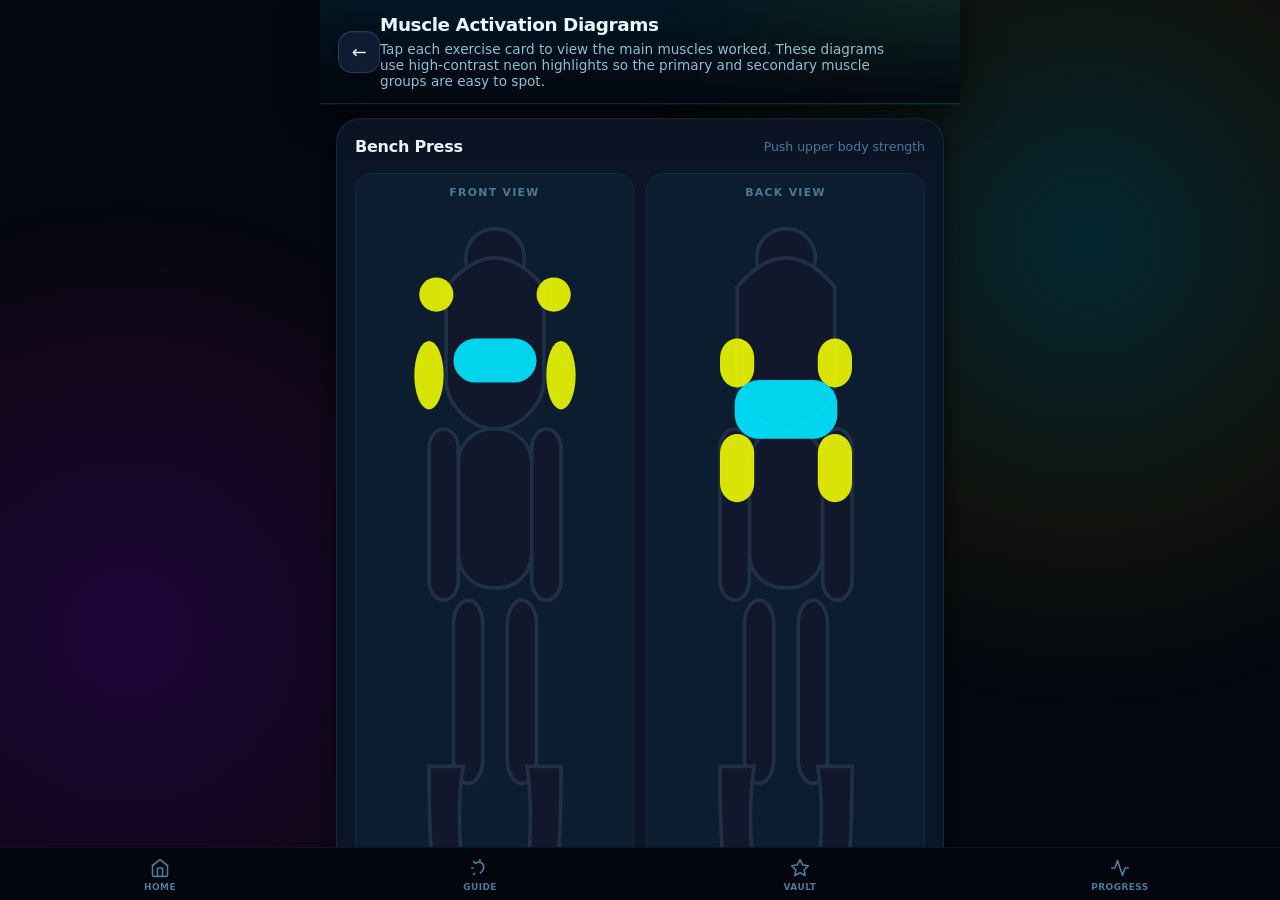
<file: muscle.html>
<!DOCTYPE html>
<html lang="en">
<head>
  <meta charset="UTF-8"/>
  <meta name="viewport" content="width=device-width,initial-scale=1,viewport-fit=cover"/>
  <title>Muscle Diagrams — RepUp</title>
  <meta name="theme-color" content="#00E5FF"/>
  <link rel="icon" type="image/svg+xml" href="icon.svg"/>
  <link rel="stylesheet" href="style.css"/>
  <style>
    body { min-height: 100vh; background: var(--bg); color: var(--text); }
    #app { display: flex; flex-direction: column; min-height: 100vh; }
    header { flex-shrink: 0; display: flex; align-items: center; justify-content: space-between; padding: 14px 18px; background: linear-gradient(180deg, rgba(0,229,255,.08), rgba(4,7,15,.96)); border-bottom: 1px solid rgba(0,229,255,.08); }
    .page-title { font-size: 1.15rem; font-weight: 900; letter-spacing: -.4px; }
    .page-note { font-size: .85rem; color: var(--text2); margin-top: 6px; max-width: 560px; }
    main { flex: 1; overflow-y: auto; padding: 14px 16px 92px; }
    .intro { margin-bottom: 20px; }
    .grid { display: grid; gap: 16px; }
    .card { background: var(--card); border: 1px solid var(--border); border-radius: var(--r-lg); padding: 18px; box-shadow: var(--sh-card); }
    .card-title { display: flex; align-items: center; justify-content: space-between; gap: 10px; margin-bottom: 12px; }
    .card-title h2 { font-size: 1rem; font-weight: 900; letter-spacing: -.24px; margin: 0; }
    .card-meta { font-size: .78rem; color: var(--muted); line-height: 1.6; }
    .diagram-set { display: grid; grid-template-columns: repeat(auto-fit, minmax(150px, 1fr)); gap: 12px; margin: 16px 0; }
    .diagram-box { background: rgba(0,229,255,.04); border: 1px solid rgba(0,229,255,.08); border-radius: 18px; padding: 12px; display: flex; flex-direction: column; align-items: center; }
    .diagram-label { font-size: .68rem; font-weight: 900; letter-spacing: .12em; text-transform: uppercase; color: var(--muted); margin-bottom: 10px; }
    .diagram-svg { width: 100%; height: auto; max-width: 220px; }
    .legend { display: flex; flex-wrap: wrap; gap: 14px; align-items: center; margin-top: 6px; }
    .legend-item { display: flex; align-items: center; gap: 8px; font-size: .78rem; color: var(--text2); }
    .legend-dot { width: 12px; height: 12px; border-radius: 50%; display: inline-block; }
    .legend-dot.primary { background: var(--accent); }
    .legend-dot.secondary { background: var(--gold); }
    .muscles { display: flex; flex-wrap: wrap; gap: 10px; margin-top: 10px; }
    .muscle-pill { background: rgba(255,255,255,.05); border: 1px solid rgba(0,229,255,.12); border-radius: 999px; padding: 6px 10px; font-size: .78rem; color: var(--text2); }
    .card-description { margin-top: 12px; font-size: .84rem; color: var(--text2); line-height: 1.7; }
    .card-list { margin-top: 12px; display: grid; gap: 8px; }
    .card-list li { font-size: .82rem; line-height: 1.7; color: var(--text2); }
    .dbk { width: 42px; height: 42px; border-radius: 14px; background: var(--card2); border: 1px solid var(--border2); color: var(--text); font-size: 1.1rem; display: inline-flex; align-items: center; justify-content: center; text-decoration: none; }
    .gnav { position: fixed; bottom: 0; left: 0; right: 0; display: flex; background: rgba(4,7,15,.98); backdrop-filter: blur(28px); -webkit-backdrop-filter: blur(28px); border-top: 1px solid rgba(0,229,255,.08); padding-bottom: env(safe-area-inset-bottom); z-index: 50; }
    .gnav a { flex: 1; display: flex; flex-direction: column; align-items: center; justify-content: center; gap: 4px; padding: 10px 6px 8px; color: var(--muted); text-decoration: none; font-size: .56rem; font-weight: 800; text-transform: uppercase; letter-spacing: .45px; }
    .gnav a svg { width: 20px; height: 20px; stroke: currentColor; fill: none; stroke-width: 2; stroke-linecap: round; stroke-linejoin: round; }
    .gnav a.on { color: var(--accent); }
    .gnav a.on::before { content: ''; position: absolute; top: 6px; left: 50%; transform: translateX(-50%); width: 28px; height: 2.5px; background: var(--grad); border-radius: 0 0 4px 4px; }
    .card-hero { display: flex; flex-wrap: wrap; gap: 12px; align-items: center; justify-content: space-between; margin-bottom: 12px; }
    .card-hero strong { display: inline-flex; align-items: center; gap: 6px; color: var(--accent); }
    @media (max-width: 640px) { main { padding-bottom: 120px; } }
  </style>
</head>
<body>
<div id="app">
  <header>
    <a href="./repup.html" class="dbk" title="Back">←</a>
    <div>
      <div class="page-title">Muscle Activation Diagrams</div>
      <div class="page-note">Tap each exercise card to view the main muscles worked. These diagrams use high-contrast neon highlights so the primary and secondary muscle groups are easy to spot.</div>
    </div>
    <div style="width:42px"></div>
  </header>
  <main>
    <div class="grid">
      <section class="card">
        <div class="card-title"><h2>Bench Press</h2><span class="card-meta">Push upper body strength</span></div>
        <div class="diagram-set">
          <div class="diagram-box">
            <div class="diagram-label">Front View</div>
            <svg class="diagram-svg" viewBox="0 0 90 270" xmlns="http://www.w3.org/2000/svg">
              <rect x="33" y="8" width="24" height="24" rx="12" fill="#11182B" stroke="#203046" stroke-width="1.5"/>
              <path d="M25 32 Q45 8 65 32 V70 C65 80 55 90 45 90 C35 90 25 80 25 70 Z" fill="#11182B" stroke="#203046" stroke-width="1.5"/>
              <rect x="30" y="90" width="30" height="65" rx="14" fill="#11182B" stroke="#203046" stroke-width="1.5"/>
              <rect x="18" y="90" width="12" height="70" rx="8" fill="#11182B" stroke="#203046" stroke-width="1.5"/>
              <rect x="60" y="90" width="12" height="70" rx="8" fill="#11182B" stroke="#203046" stroke-width="1.5"/>
              <rect x="28" y="160" width="12" height="75" rx="10" fill="#11182B" stroke="#203046" stroke-width="1.5"/>
              <rect x="50" y="160" width="12" height="75" rx="10" fill="#11182B" stroke="#203046" stroke-width="1.5"/>
              <path d="M18 228 C18 242 18 262 20 270 L32 270 C30 258 30 240 32 228 Z" fill="#11182B" stroke="#203046" stroke-width="1.5"/>
              <path d="M72 228 C72 242 72 262 70 270 L58 270 C60 258 60 240 58 228 Z" fill="#11182B" stroke="#203046" stroke-width="1.5"/>
              <rect x="28" y="53" width="34" height="18" rx="9" fill="var(--accent)" opacity=".92"/>
              <ellipse cx="18" cy="68" rx="6" ry="14" fill="var(--gold)" opacity=".88"/>
              <ellipse cx="72" cy="68" rx="6" ry="14" fill="var(--gold)" opacity=".88"/>
              <ellipse cx="21" cy="35" rx="7" ry="7" fill="var(--gold)" opacity=".88"/>
              <ellipse cx="69" cy="35" rx="7" ry="7" fill="var(--gold)" opacity=".88"/>
            </svg>
          </div>
          <div class="diagram-box">
            <div class="diagram-label">Back View</div>
            <svg class="diagram-svg" viewBox="0 0 90 270" xmlns="http://www.w3.org/2000/svg">
              <rect x="33" y="8" width="24" height="24" rx="12" fill="#11182B" stroke="#203046" stroke-width="1.5"/>
              <path d="M25 32 Q45 8 65 32 V70 C65 80 55 90 45 90 C35 90 25 80 25 70 Z" fill="#11182B" stroke="#203046" stroke-width="1.5"/>
              <rect x="30" y="90" width="30" height="65" rx="14" fill="#11182B" stroke="#203046" stroke-width="1.5"/>
              <rect x="18" y="90" width="12" height="70" rx="8" fill="#11182B" stroke="#203046" stroke-width="1.5"/>
              <rect x="60" y="90" width="12" height="70" rx="8" fill="#11182B" stroke="#203046" stroke-width="1.5"/>
              <rect x="28" y="160" width="12" height="75" rx="10" fill="#11182B" stroke="#203046" stroke-width="1.5"/>
              <rect x="50" y="160" width="12" height="75" rx="10" fill="#11182B" stroke="#203046" stroke-width="1.5"/>
              <path d="M18 228 C18 242 18 262 20 270 L32 270 C30 258 30 240 32 228 Z" fill="#11182B" stroke="#203046" stroke-width="1.5"/>
              <path d="M72 228 C72 242 72 262 70 270 L58 270 C60 258 60 240 58 228 Z" fill="#11182B" stroke="#203046" stroke-width="1.5"/>
              <rect x="18" y="53" width="14" height="20" rx="8" fill="var(--gold)" opacity=".88"/>
              <rect x="58" y="53" width="14" height="20" rx="8" fill="var(--gold)" opacity=".88"/>
              <rect x="24" y="70" width="42" height="24" rx="10" fill="var(--accent)" opacity=".92"/>
              <rect x="18" y="92" width="14" height="28" rx="8" fill="var(--gold)" opacity=".88"/>
              <rect x="58" y="92" width="14" height="28" rx="8" fill="var(--gold)" opacity=".88"/>
            </svg>
          </div>
        </div>
        <div class="card-list">
          <li><strong>Primary:</strong> Chest, front shoulders, triceps</li>
          <li><strong>Secondary:</strong> Rear delts, forearms, upper back</li>
        </div>
      </section>

      <section class="card">
        <div class="card-title"><h2>Squat</h2><span class="card-meta">Lower body power</span></div>
        <div class="diagram-set">
          <div class="diagram-box">
            <div class="diagram-label">Front View</div>
            <svg class="diagram-svg" viewBox="0 0 90 270" xmlns="http://www.w3.org/2000/svg">
              <rect x="33" y="8" width="24" height="24" rx="12" fill="#11182B" stroke="#203046" stroke-width="1.5"/>
              <path d="M25 32 Q45 8 65 32 V70 C65 80 55 90 45 90 C35 90 25 80 25 70 Z" fill="#11182B" stroke="#203046" stroke-width="1.5"/>
              <rect x="30" y="90" width="30" height="65" rx="14" fill="#11182B" stroke="#203046" stroke-width="1.5"/>
              <rect x="18" y="90" width="12" height="70" rx="8" fill="#11182B" stroke="#203046" stroke-width="1.5"/>
              <rect x="60" y="90" width="12" height="70" rx="8" fill="#11182B" stroke="#203046" stroke-width="1.5"/>
              <rect x="28" y="160" width="12" height="75" rx="10" fill="#11182B" stroke="#203046" stroke-width="1.5"/>
              <rect x="50" y="160" width="12" height="75" rx="10" fill="#11182B" stroke="#203046" stroke-width="1.5"/>
              <path d="M18 228 C18 242 18 262 20 270 L32 270 C30 258 30 240 32 228 Z" fill="#11182B" stroke="#203046" stroke-width="1.5"/>
              <path d="M72 228 C72 242 72 262 70 270 L58 270 C60 258 60 240 58 228 Z" fill="#11182B" stroke="#203046" stroke-width="1.5"/>
              <rect x="28" y="130" width="34" height="50" rx="12" fill="var(--accent)" opacity=".92"/>
              <ellipse cx="24" cy="192" rx="10" ry="26" fill="var(--gold)" opacity=".88"/>
              <ellipse cx="66" cy="192" rx="10" ry="26" fill="var(--gold)" opacity=".88"/>
              <rect x="32" y="78" width="26" height="30" rx="10" fill="var(--gold)" opacity=".88"/>
            </svg>
          </div>
          <div class="diagram-box">
            <div class="diagram-label">Back View</div>
            <svg class="diagram-svg" viewBox="0 0 90 270" xmlns="http://www.w3.org/2000/svg">
              <rect x="33" y="8" width="24" height="24" rx="12" fill="#11182B" stroke="#203046" stroke-width="1.5"/>
              <path d="M25 32 Q45 8 65 32 V70 C65 80 55 90 45 90 C35 90 25 80 25 70 Z" fill="#11182B" stroke="#203046" stroke-width="1.5"/>
              <rect x="30" y="90" width="30" height="65" rx="14" fill="#11182B" stroke="#203046" stroke-width="1.5"/>
              <rect x="18" y="90" width="12" height="70" rx="8" fill="#11182B" stroke="#203046" stroke-width="1.5"/>
              <rect x="60" y="90" width="12" height="70" rx="8" fill="#11182B" stroke="#203046" stroke-width="1.5"/>
              <rect x="28" y="160" width="12" height="75" rx="10" fill="#11182B" stroke="#203046" stroke-width="1.5"/>
              <rect x="50" y="160" width="12" height="75" rx="10" fill="#11182B" stroke="#203046" stroke-width="1.5"/>
              <path d="M18 228 C18 242 18 262 20 270 L32 270 C30 258 30 240 32 228 Z" fill="#11182B" stroke="#203046" stroke-width="1.5"/>
              <path d="M72 228 C72 242 72 262 70 270 L58 270 C60 258 60 240 58 228 Z" fill="#11182B" stroke="#203046" stroke-width="1.5"/>
              <rect x="24" y="80" width="14" height="28" rx="8" fill="var(--gold)" opacity=".88"/>
              <rect x="58" y="80" width="14" height="28" rx="8" fill="var(--gold)" opacity=".88"/>
              <rect x="24" y="132" width="42" height="66" rx="14" fill="var(--accent)" opacity=".92"/>
              <rect x="24" y="202" width="14" height="36" rx="10" fill="var(--gold)" opacity=".88"/>
              <rect x="58" y="202" width="14" height="36" rx="10" fill="var(--gold)" opacity=".88"/>
            </svg>
          </div>
        </div>
        <div class="card-list">
          <li><strong>Primary:</strong> Quadriceps, glutes, hamstrings</li>
          <li><strong>Secondary:</strong> Core, calves, lower back</li>
        </div>
      </section>

      <section class="card">
        <div class="card-title"><h2>Deadlift</h2><span class="card-meta">Full posterior chain</span></div>
        <div class="diagram-set">
          <div class="diagram-box">
            <div class="diagram-label">Front View</div>
            <svg class="diagram-svg" viewBox="0 0 90 270" xmlns="http://www.w3.org/2000/svg">
              <rect x="33" y="8" width="24" height="24" rx="12" fill="#11182B" stroke="#203046" stroke-width="1.5"/>
              <path d="M25 32 Q45 8 65 32 V70 C65 80 55 90 45 90 C35 90 25 80 25 70 Z" fill="#11182B" stroke="#203046" stroke-width="1.5"/>
              <rect x="30" y="90" width="30" height="65" rx="14" fill="#11182B" stroke="#203046" stroke-width="1.5"/>
              <rect x="18" y="90" width="12" height="70" rx="8" fill="#11182B" stroke="#203046" stroke-width="1.5"/>
              <rect x="60" y="90" width="12" height="70" rx="8" fill="#11182B" stroke="#203046" stroke-width="1.5"/>
              <rect x="28" y="160" width="12" height="75" rx="10" fill="#11182B" stroke="#203046" stroke-width="1.5"/>
              <rect x="50" y="160" width="12" height="75" rx="10" fill="#11182B" stroke="#203046" stroke-width="1.5"/>
              <path d="M18 228 C18 242 18 262 20 270 L32 270 C30 258 30 240 32 228 Z" fill="#11182B" stroke="#203046" stroke-width="1.5"/>
              <path d="M72 228 C72 242 72 262 70 270 L58 270 C60 258 60 240 58 228 Z" fill="#11182B" stroke="#203046" stroke-width="1.5"/>
              <rect x="28" y="140" width="34" height="40" rx="10" fill="var(--accent)" opacity=".92"/>
              <rect x="24" y="88" width="14" height="32" rx="8" fill="var(--gold)" opacity=".88"/>
              <rect x="58" y="88" width="14" height="32" rx="8" fill="var(--gold)" opacity=".88"/>
            </svg>
          </div>
          <div class="diagram-box">
            <div class="diagram-label">Back View</div>
            <svg class="diagram-svg" viewBox="0 0 90 270" xmlns="http://www.w3.org/2000/svg">
              <rect x="33" y="8" width="24" height="24" rx="12" fill="#11182B" stroke="#203046" stroke-width="1.5"/>
              <path d="M25 32 Q45 8 65 32 V70 C65 80 55 90 45 90 C35 90 25 80 25 70 Z" fill="#11182B" stroke="#203046" stroke-width="1.5"/>
              <rect x="30" y="90" width="30" height="65" rx="14" fill="#11182B" stroke="#203046" stroke-width="1.5"/>
              <rect x="18" y="90" width="12" height="70" rx="8" fill="#11182B" stroke="#203046" stroke-width="1.5"/>
              <rect x="60" y="90" width="12" height="70" rx="8" fill="#11182B" stroke="#203046" stroke-width="1.5"/>
              <rect x="28" y="160" width="12" height="75" rx="10" fill="#11182B" stroke="#203046" stroke-width="1.5"/>
              <rect x="50" y="160" width="12" height="75" rx="10" fill="#11182B" stroke="#203046" stroke-width="1.5"/>
              <path d="M18 228 C18 242 18 262 20 270 L32 270 C30 258 30 240 32 228 Z" fill="#11182B" stroke="#203046" stroke-width="1.5"/>
              <path d="M72 228 C72 242 72 262 70 270 L58 270 C60 258 60 240 58 228 Z" fill="#11182B" stroke="#203046" stroke-width="1.5"/>
              <rect x="24" y="72" width="14" height="28" rx="8" fill="var(--gold)" opacity=".88"/>
              <rect x="58" y="72" width="14" height="28" rx="8" fill="var(--gold)" opacity=".88"/>
              <rect x="24" y="100" width="42" height="50" rx="14" fill="var(--accent)" opacity=".92"/>
              <rect x="24" y="150" width="14" height="48" rx="10" fill="var(--gold)" opacity=".88"/>
              <rect x="58" y="150" width="14" height="48" rx="10" fill="var(--gold)" opacity=".88"/>
            </svg>
          </div>
        </div>
        <div class="card-list">
          <li><strong>Primary:</strong> Hamstrings, glutes, lower back</li>
          <li><strong>Secondary:</strong> Traps, lats, forearms</li>
        </div>
      </section>

      <section class="card">
        <div class="card-title"><h2>Pull-Ups</h2><span class="card-meta">Upper-back pulling</span></div>
        <div class="diagram-set">
          <div class="diagram-box">
            <div class="diagram-label">Front View</div>
            <svg class="diagram-svg" viewBox="0 0 90 270" xmlns="http://www.w3.org/2000/svg">
              <rect x="33" y="8" width="24" height="24" rx="12" fill="#11182B" stroke="#203046" stroke-width="1.5"/>
              <path d="M25 32 Q45 8 65 32 V70 C65 80 55 90 45 90 C35 90 25 80 25 70 Z" fill="#11182B" stroke="#203046" stroke-width="1.5"/>
              <rect x="30" y="90" width="30" height="65" rx="14" fill="#11182B" stroke="#203046" stroke-width="1.5"/>
              <rect x="18" y="90" width="12" height="70" rx="8" fill="#11182B" stroke="#203046" stroke-width="1.5"/>
              <rect x="60" y="90" width="12" height="70" rx="8" fill="#11182B" stroke="#203046" stroke-width="1.5"/>
              <rect x="28" y="160" width="12" height="75" rx="10" fill="#11182B" stroke="#203046" stroke-width="1.5"/>
              <rect x="50" y="160" width="12" height="75" rx="10" fill="#11182B" stroke="#203046" stroke-width="1.5"/>
              <path d="M18 228 C18 242 18 262 20 270 L32 270 C30 258 30 240 32 228 Z" fill="#11182B" stroke="#203046" stroke-width="1.5"/>
              <path d="M72 228 C72 242 72 262 70 270 L58 270 C60 258 60 240 58 228 Z" fill="#11182B" stroke="#203046" stroke-width="1.5"/>
              <ellipse cx="45" cy="60" rx="28" ry="18" fill="var(--gold)" opacity=".88"/>
              <rect x="18" y="90" width="14" height="28" rx="8" fill="var(--accent)" opacity=".92"/>
              <rect x="58" y="90" width="14" height="28" rx="8" fill="var(--accent)" opacity=".92"/>
            </svg>
          </div>
          <div class="diagram-box">
            <div class="diagram-label">Back View</div>
            <svg class="diagram-svg" viewBox="0 0 90 270" xmlns="http://www.w3.org/2000/svg">
              <rect x="33" y="8" width="24" height="24" rx="12" fill="#11182B" stroke="#203046" stroke-width="1.5"/>
              <path d="M25 32 Q45 8 65 32 V70 C65 80 55 90 45 90 C35 90 25 80 25 70 Z" fill="#11182B" stroke="#203046" stroke-width="1.5"/>
              <rect x="30" y="90" width="30" height="65" rx="14" fill="#11182B" stroke="#203046" stroke-width="1.5"/>
              <rect x="18" y="90" width="12" height="70" rx="8" fill="#11182B" stroke="#203046" stroke-width="1.5"/>
              <rect x="60" y="90" width="12" height="70" rx="8" fill="#11182B" stroke="#203046" stroke-width="1.5"/>
              <rect x="28" y="160" width="12" height="75" rx="10" fill="#11182B" stroke="#203046" stroke-width="1.5"/>
              <rect x="50" y="160" width="12" height="75" rx="10" fill="#11182B" stroke="#203046" stroke-width="1.5"/>
              <path d="M18 228 C18 242 18 262 20 270 L32 270 C30 258 30 240 32 228 Z" fill="#11182B" stroke="#203046" stroke-width="1.5"/>
              <path d="M72 228 C72 242 72 262 70 270 L58 270 C60 258 60 240 58 228 Z" fill="#11182B" stroke="#203046" stroke-width="1.5"/>
              <rect x="24" y="72" width="14" height="36" rx="8" fill="var(--accent)" opacity=".92"/>
              <rect x="58" y="72" width="14" height="36" rx="8" fill="var(--accent)" opacity=".92"/>
              <path d="M24 100 C36 110 54 110 66 100 L66 128 C54 136 36 136 24 128 Z" fill="var(--gold)" opacity=".88"/>
            </svg>
          </div>
        </div>
        <div class="card-list">
          <li><strong>Primary:</strong> Lats, rear delts, biceps</li>
          <li><strong>Secondary:</strong> Traps, upper back, forearms</li>
        </div>
      </section>

      <section class="card">
        <div class="card-title"><h2>Overhead Press</h2><span class="card-meta">Shoulder drive</span></div>
        <div class="diagram-set">
          <div class="diagram-box">
            <div class="diagram-label">Front View</div>
            <svg class="diagram-svg" viewBox="0 0 90 270" xmlns="http://www.w3.org/2000/svg">
              <rect x="33" y="8" width="24" height="24" rx="12" fill="#11182B" stroke="#203046" stroke-width="1.5"/>
              <path d="M25 32 Q45 8 65 32 V70 C65 80 55 90 45 90 C35 90 25 80 25 70 Z" fill="#11182B" stroke="#203046" stroke-width="1.5"/>
              <rect x="30" y="90" width="30" height="65" rx="14" fill="#11182B" stroke="#203046" stroke-width="1.5"/>
              <rect x="18" y="90" width="12" height="70" rx="8" fill="#11182B" stroke="#203046" stroke-width="1.5"/>
              <rect x="60" y="90" width="12" height="70" rx="8" fill="#11182B" stroke="#203046" stroke-width="1.5"/>
              <rect x="28" y="160" width="12" height="75" rx="10" fill="#11182B" stroke="#203046" stroke-width="1.5"/>
              <rect x="50" y="160" width="12" height="75" rx="10" fill="#11182B" stroke="#203046" stroke-width="1.5"/>
              <path d="M18 228 C18 242 18 262 20 270 L32 270 C30 258 30 240 32 228 Z" fill="#11182B" stroke="#203046" stroke-width="1.5"/>
              <path d="M72 228 C72 242 72 262 70 270 L58 270 C60 258 60 240 58 228 Z" fill="#11182B" stroke="#203046" stroke-width="1.5"/>
              <circle cx="45" cy="40" r="14" fill="var(--accent)" opacity=".92"/>
              <rect x="18" y="52" width="14" height="38" rx="8" fill="var(--gold)" opacity=".88"/>
              <rect x="58" y="52" width="14" height="38" rx="8" fill="var(--gold)" opacity=".88"/>
              <rect x="24" y="80" width="42" height="22" rx="10" fill="var(--accent)" opacity=".92"/>
            </svg>
          </div>
          <div class="diagram-box">
            <div class="diagram-label">Back View</div>
            <svg class="diagram-svg" viewBox="0 0 90 270" xmlns="http://www.w3.org/2000/svg">
              <rect x="33" y="8" width="24" height="24" rx="12" fill="#11182B" stroke="#203046" stroke-width="1.5"/>
              <path d="M25 32 Q45 8 65 32 V70 C65 80 55 90 45 90 C35 90 25 80 25 70 Z" fill="#11182B" stroke="#203046" stroke-width="1.5"/>
              <rect x="30" y="90" width="30" height="65" rx="14" fill="#11182B" stroke="#203046" stroke-width="1.5"/>
              <rect x="18" y="90" width="12" height="70" rx="8" fill="#11182B" stroke="#203046" stroke-width="1.5"/>
              <rect x="60" y="90" width="12" height="70" rx="8" fill="#11182B" stroke="#203046" stroke-width="1.5"/>
              <rect x="28" y="160" width="12" height="75" rx="10" fill="#11182B" stroke="#203046" stroke-width="1.5"/>
              <rect x="50" y="160" width="12" height="75" rx="10" fill="#11182B" stroke="#203046" stroke-width="1.5"/>
              <path d="M18 228 C18 242 18 262 20 270 L32 270 C30 258 30 240 32 228 Z" fill="#11182B" stroke="#203046" stroke-width="1.5"/>
              <path d="M72 228 C72 242 72 262 70 270 L58 270 C60 258 60 240 58 228 Z" fill="#11182B" stroke="#203046" stroke-width="1.5"/>
              <rect x="24" y="52" width="14" height="36" rx="8" fill="var(--accent)" opacity=".92"/>
              <rect x="58" y="52" width="14" height="36" rx="8" fill="var(--accent)" opacity=".92"/>
              <rect x="24" y="88" width="42" height="22" rx="10" fill="var(--gold)" opacity=".88"/>
            </svg>
          </div>
        </div>
        <div class="card-list">
          <li><strong>Primary:</strong> Shoulders, triceps</li>
          <li><strong>Secondary:</strong> Upper chest, traps</li>
        </div>
      </section>

      <section class="card">
        <div class="card-title"><h2>Row</h2><span class="card-meta">Horizontal pull</span></div>
        <div class="diagram-set">
          <div class="diagram-box">
            <div class="diagram-label">Front View</div>
            <svg class="diagram-svg" viewBox="0 0 90 270" xmlns="http://www.w3.org/2000/svg">
              <rect x="33" y="8" width="24" height="24" rx="12" fill="#11182B" stroke="#203046" stroke-width="1.5"/>
              <path d="M25 32 Q45 8 65 32 V70 C65 80 55 90 45 90 C35 90 25 80 25 70 Z" fill="#11182B" stroke="#203046" stroke-width="1.5"/>
              <rect x="30" y="90" width="30" height="65" rx="14" fill="#11182B" stroke="#203046" stroke-width="1.5"/>
              <rect x="18" y="90" width="12" height="70" rx="8" fill="#11182B" stroke="#203046" stroke-width="1.5"/>
              <rect x="60" y="90" width="12" height="70" rx="8" fill="#11182B" stroke="#203046" stroke-width="1.5"/>
              <rect x="28" y="160" width="12" height="75" rx="10" fill="#11182B" stroke="#203046" stroke-width="1.5"/>
              <rect x="50" y="160" width="12" height="75" rx="10" fill="#11182B" stroke="#203046" stroke-width="1.5"/>
              <path d="M18 228 C18 242 18 262 20 270 L32 270 C30 258 30 240 32 228 Z" fill="#11182B" stroke="#203046" stroke-width="1.5"/>
              <path d="M72 228 C72 242 72 262 70 270 L58 270 C60 258 60 240 58 228 Z" fill="#11182B" stroke="#203046" stroke-width="1.5"/>
              <rect x="18" y="54" width="14" height="32" rx="8" fill="var(--accent)" opacity=".92"/>
              <rect x="58" y="54" width="14" height="32" rx="8" fill="var(--accent)" opacity=".92"/>
              <rect x="24" y="74" width="42" height="24" rx="10" fill="var(--gold)" opacity=".88"/>
            </svg>
          </div>
          <div class="diagram-box">
            <div class="diagram-label">Back View</div>
            <svg class="diagram-svg" viewBox="0 0 90 270" xmlns="http://www.w3.org/2000/svg">
              <rect x="33" y="8" width="24" height="24" rx="12" fill="#11182B" stroke="#203046" stroke-width="1.5"/>
              <path d="M25 32 Q45 8 65 32 V70 C65 80 55 90 45 90 C35 90 25 80 25 70 Z" fill="#11182B" stroke="#203046" stroke-width="1.5"/>
              <rect x="30" y="90" width="30" height="65" rx="14" fill="#11182B" stroke="#203046" stroke-width="1.5"/>
              <rect x="18" y="90" width="12" height="70" rx="8" fill="#11182B" stroke="#203046" stroke-width="1.5"/>
              <rect x="60" y="90" width="12" height="70" rx="8" fill="#11182B" stroke="#203046" stroke-width="1.5"/>
              <rect x="28" y="160" width="12" height="75" rx="10" fill="#11182B" stroke="#203046" stroke-width="1.5"/>
              <rect x="50" y="160" width="12" height="75" rx="10" fill="#11182B" stroke="#203046" stroke-width="1.5"/>
              <path d="M18 228 C18 242 18 262 20 270 L32 270 C30 258 30 240 32 228 Z" fill="#11182B" stroke="#203046" stroke-width="1.5"/>
              <path d="M72 228 C72 242 72 262 70 270 L58 270 C60 258 60 240 58 228 Z" fill="#11182B" stroke="#203046" stroke-width="1.5"/>
              <rect x="24" y="70" width="14" height="36" rx="8" fill="var(--accent)" opacity=".92"/>
              <rect x="58" y="70" width="14" height="36" rx="8" fill="var(--accent)" opacity=".92"/>
              <rect x="24" y="100" width="42" height="22" rx="10" fill="var(--gold)" opacity=".88"/>
              <rect x="24" y="128" width="14" height="50" rx="8" fill="var(--gold)" opacity=".88"/>
              <rect x="58" y="128" width="14" height="50" rx="8" fill="var(--gold)" opacity=".88"/>
            </svg>
          </div>
        </div>
        <div class="card-list">
          <li><strong>Primary:</strong> Lats, rhomboids, rear delts</li>
          <li><strong>Secondary:</strong> Biceps, lower back</li>
        </div>
      </section>
    </div>
  </main>
  <nav class="gnav">
    <a href="./repup.html"><svg viewBox="0 0 24 24"><path d="M3 9l9-7 9 7v11a2 2 0 01-2 2H5a2 2 0 01-2-2z"/><polyline points="9 22 9 12 15 12 15 22"/></svg>Home</a>
    <a href="./guide.html"><svg viewBox="0 0 24 24"><path d="M6.5 6.5a6 6 0 0 1 10 4.5c0 3-2 5-4 7M12 2v2M4.22 4.22l1.42 1.42M2 12h2M4.22 19.78l1.42-1.42"/></svg>Guide</a>
    <a href="./vault.html"><svg viewBox="0 0 24 24"><path d="M12 2l3.09 6.26L22 9.27l-5 4.87 1.18 6.88L12 17.77l-6.18 3.25L7 14.14 2 9.27l6.91-1.01L12 2z"/></svg>Vault</a>
    <a href="./progress.html"><svg viewBox="0 0 24 24"><polyline points="22 12 18 12 15 21 9 3 6 12 2 12"/></svg>Progress</a>
  </nav>
</div>
</body>
</html>
</file>
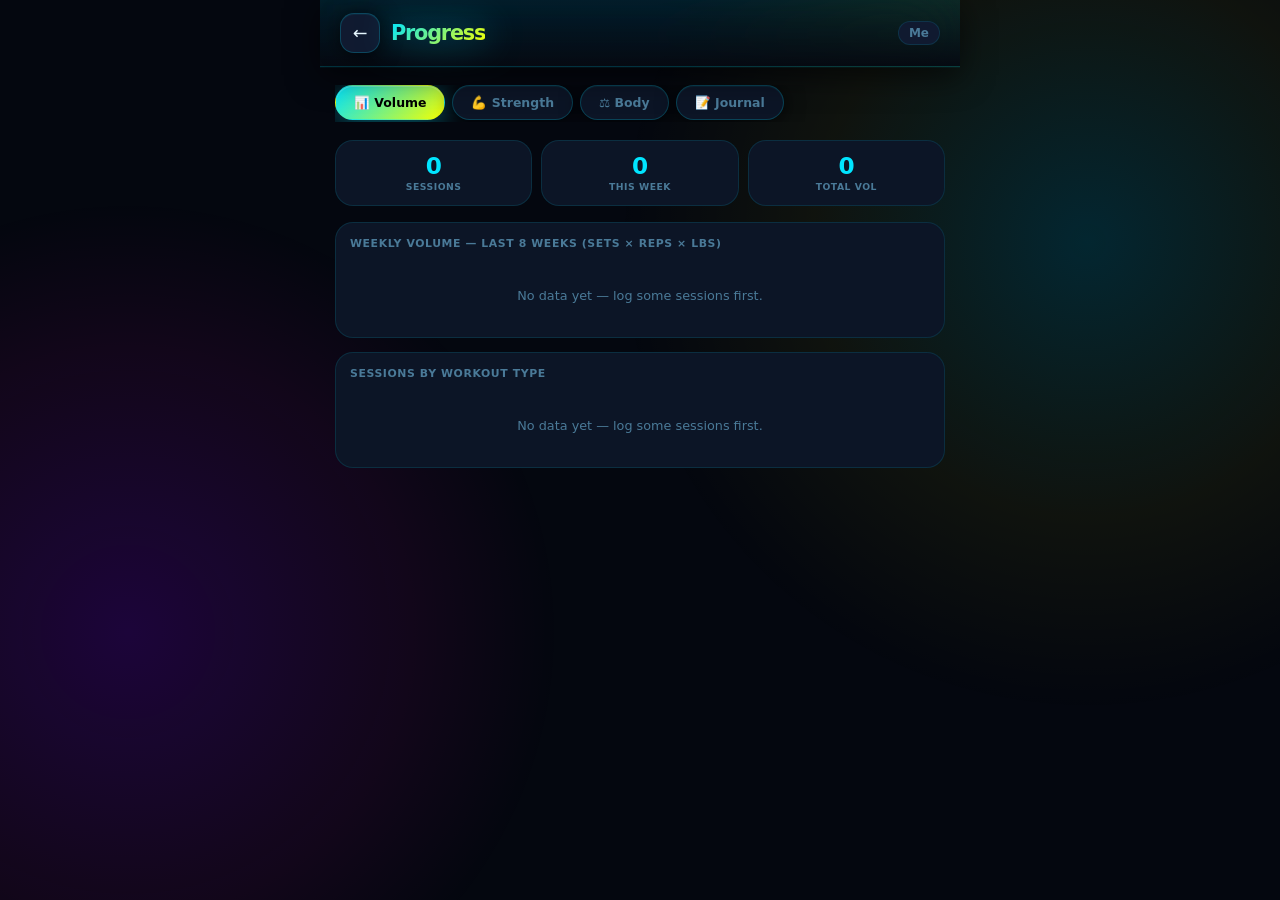
<file: progress.html>
<!DOCTYPE html>
<html lang="en">
<head>
  <meta charset="UTF-8"/>
  <meta name="viewport" content="width=device-width,initial-scale=1,viewport-fit=cover"/>
  <title>RepUp — Progress</title>
  <meta name="apple-mobile-web-app-capable" content="yes"/>
  <meta name="apple-mobile-web-app-status-bar-style" content="black-translucent"/>
  <meta name="theme-color" content="#00E5FF"/>
  <link rel="icon" type="image/svg+xml" href="icon.svg"/>
  <link rel="stylesheet" href="style.css"/>
  <style>
    /* ── STAT CARDS ── */
    .stat-grid{display:grid;grid-template-columns:repeat(3,1fr);gap:9px;margin-bottom:16px}
    .stat-card{background:var(--card);border:1px solid var(--border);border-radius:var(--r);padding:13px 10px;text-align:center}
    .stat-val{font-size:1.45rem;font-weight:900;color:var(--accent);letter-spacing:-.3px;line-height:1}
    .stat-lbl{font-size:.58rem;font-weight:800;text-transform:uppercase;letter-spacing:.5px;color:var(--muted);margin-top:4px}

    /* ── CHART CARDS ── */
    .chart-card{background:var(--card);border:1px solid var(--border);border-radius:var(--r);padding:14px 14px 8px;margin-bottom:14px;overflow:hidden}
    .chart-title{font-size:.68rem;font-weight:800;text-transform:uppercase;letter-spacing:.6px;color:var(--muted);margin-bottom:12px}

    /* ── 1RM BADGE ── */
    .orm-badge{background:linear-gradient(135deg,rgba(0,229,255,.12),rgba(245,255,0,.08));border:1.5px solid rgba(0,229,255,.28);border-radius:var(--r);padding:16px;margin-bottom:14px;display:flex;align-items:center;gap:16px}
    .orm-val{font-size:2.4rem;font-weight:900;background:var(--grad);-webkit-background-clip:text;-webkit-text-fill-color:transparent;background-clip:text;letter-spacing:-.5px;line-height:1}
    .orm-unit{font-size:1rem;font-weight:700;color:var(--gold);-webkit-text-fill-color:var(--gold)}
    .orm-meta{font-size:.72rem;color:var(--muted);margin-top:3px;line-height:1.5}

    /* ── PR TABLE ── */
    .pr-table{background:var(--card);border:1px solid var(--border);border-radius:var(--r);overflow:hidden;margin-bottom:14px}
    .pr-row{display:flex;align-items:center;gap:10px;padding:10px 14px;border-bottom:1px solid var(--border);font-size:.82rem}
    .pr-row:last-child{border:none}
    .pr-row.hdr{background:rgba(255,255,255,.025);font-size:.63rem;font-weight:800;text-transform:uppercase;letter-spacing:.5px;color:var(--muted)}
    .pr-name{flex:1;font-weight:700}
    .pr-val{color:var(--accent);font-weight:800;min-width:64px;text-align:right}
    .pr-date{color:var(--muted);font-size:.7rem;min-width:60px;text-align:right}
    .pr-medal{font-size:1rem;flex-shrink:0;width:22px;text-align:center}

    /* ── BODY WEIGHT ── */
    .bw-hero{background:linear-gradient(135deg,rgba(16,185,129,.1),rgba(16,185,129,.04));border:1.5px solid rgba(16,185,129,.25);border-radius:var(--r);padding:18px;margin-bottom:14px;display:flex;align-items:center;gap:16px}
    .bw-big{font-size:2.6rem;font-weight:900;color:var(--green);letter-spacing:-.5px;line-height:1}
    .bw-unit{font-size:.9rem;font-weight:700;color:var(--green);opacity:.7}
    .bw-stat-row{display:flex;flex-direction:column;gap:6px;flex:1;border-left:1px solid var(--border);padding-left:16px}
    .bw-stat{display:flex;flex-direction:column}
    .bw-stat-lbl{font-size:.58rem;font-weight:800;text-transform:uppercase;letter-spacing:.4px;color:var(--muted)}
    .bw-stat-val{font-size:.88rem;font-weight:700}
    .trend-up{color:var(--red)}
    .trend-dn{color:var(--green)}
    .trend-fl{color:var(--muted)}

    .log-form{background:var(--card);border:1px solid var(--border);border-radius:var(--r);padding:14px;margin-bottom:14px}
    .inline-row{display:flex;gap:8px;align-items:flex-end}
    .inline-row .fg{flex:1;margin:0}

    /* ── UNIT TOGGLE ── */
    .unit-toggle{display:flex;gap:3px;background:rgba(255,255,255,.06);border-radius:8px;padding:3px}
    .unit-btn{flex:1;padding:5px 10px;border-radius:6px;font-size:.74rem;font-weight:700;color:var(--muted);background:transparent;border:none;cursor:pointer;transition:all .15s;font-family:inherit;touch-action:manipulation;-webkit-user-select:none;user-select:none}
    .unit-btn.on{background:var(--grad);color:#fff}

    /* ── JOURNAL ── */
    .jnote{background:var(--card);border:1px solid var(--border);border-radius:var(--r);padding:13px 14px;margin-bottom:9px}
    .jnote-head{display:flex;align-items:center;justify-content:space-between;margin-bottom:6px}
    .jnote-date{font-size:.75rem;font-weight:800;color:var(--accent)}
    .jnote-wname{font-size:.7rem;color:var(--muted);margin-top:1px}
    .jnote-txt{font-size:.84rem;line-height:1.65;color:var(--text2)}

    /* ── NO DATA ── */
    .no-data{text-align:center;padding:32px 20px;color:var(--muted);font-size:.84rem;line-height:1.6}
    .no-data-i{font-size:2.4rem;margin-bottom:8px;opacity:.28;display:block}

    /* ── ROW BETWEEN ── */
    .row-between{display:flex;align-items:center;justify-content:space-between;margin-bottom:10px}
  </style>
</head>
<body>
<div id="app">
  <header>
    <div style="display:flex;align-items:center;gap:11px">
      <a href="./repup.html" class="dbk" style="text-decoration:none;display:flex;align-items:center;justify-content:center">←</a>
      <div class="logo" style="font-size:1.3rem">Progress</div>
    </div>
    <div id="profile-chip" style="font-size:.75rem;font-weight:700;color:var(--muted);background:var(--card2);border:1px solid var(--border);border-radius:99px;padding:4px 10px"></div>
  </header>

  <main id="mscroll">
    <div class="subtabs" style="margin-top:4px">
      <button class="stab on" data-panel="p-volume">📊 Volume</button>
      <button class="stab" data-panel="p-strength">💪 Strength</button>
      <button class="stab" data-panel="p-body">⚖️ Body</button>
      <button class="stab" data-panel="p-journal">📝 Journal</button>
    </div>

    <!-- ══ VOLUME ══ -->
    <div id="p-volume">
      <div class="stat-grid" id="vol-stats"></div>
      <div class="chart-card">
        <div class="chart-title">Weekly Volume — last 8 weeks (sets × reps × lbs)</div>
        <div id="vol-chart"></div>
      </div>
      <div class="chart-card">
        <div class="chart-title">Sessions by Workout Type</div>
        <div id="type-chart"></div>
      </div>
    </div>

    <!-- ══ STRENGTH ══ -->
    <div id="p-strength" class="hidden">
      <div class="fg" style="margin-bottom:14px">
        <label>Select Exercise to Analyze</label>
        <select id="ex-select"><option value="">— Choose an exercise —</option></select>
      </div>
      <div id="orm-wrap" class="hidden"></div>
      <div class="chart-card hidden" id="strength-chart-card">
        <div class="chart-title">Estimated 1RM Over Time (Epley Formula)</div>
        <div id="strength-chart"></div>
      </div>
      <div id="pr-section" class="hidden">
        <div class="sec-row"><span class="sec">All-Time Personal Records</span></div>
        <div class="pr-table">
          <div class="pr-row hdr">
            <span class="pr-medal"></span>
            <span class="pr-name">Exercise</span>
            <span class="pr-val">Est. 1RM</span>
            <span class="pr-date">Date</span>
          </div>
          <div id="pr-rows"></div>
        </div>
      </div>
      <div id="strength-empty" class="no-data">
        <span class="no-data-i">🏋️</span>
        Log workouts and mark exercises done to see strength trends and 1RM estimates here.
      </div>
    </div>

    <!-- ══ BODY ══ -->
    <div id="p-body" class="hidden">
      <div id="bw-hero-wrap"></div>
      <div class="log-form">
        <div class="row-between" style="margin-bottom:12px">
          <span class="sec">Log Body Weight</span>
          <div class="unit-toggle">
            <button class="unit-btn on" id="btn-lbs">lbs</button>
            <button class="unit-btn" id="btn-kg">kg</button>
          </div>
        </div>
        <div class="inline-row">
          <div class="fg">
            <label>Date</label>
            <input type="date" id="bw-date"/>
          </div>
          <div class="fg">
            <label>Weight (<span id="bw-unit-lbl">lbs</span>)</label>
            <input type="number" id="bw-inp" placeholder="175" step="0.1" min="1"/>
          </div>
          <button class="btn btn-o btn-sm" id="btn-log-bw" style="flex-shrink:0;align-self:flex-end">Log</button>
        </div>
      </div>
      <div class="chart-card hidden" id="bw-chart-card">
        <div class="chart-title">Body Weight — last 90 entries</div>
        <div id="bw-chart"></div>
      </div>
      <div id="bw-empty" class="no-data">
        <span class="no-data-i">⚖️</span>
        Log your first body weight above to start tracking your trend.
      </div>
    </div>

    <!-- ══ JOURNAL ══ -->
    <div id="p-journal" class="hidden">
      <div class="log-form">
        <div class="sec-row" style="margin-top:0;margin-bottom:12px"><span class="sec">Add Session Note</span></div>
        <div class="fg">
          <label>Date</label>
          <input type="date" id="note-date"/>
        </div>
        <div class="fg">
          <label>Workout (optional)</label>
          <input type="text" id="note-wname" placeholder="e.g. Push Day"/>
        </div>
        <div class="fg">
          <label>Note</label>
          <textarea id="note-txt" rows="3" placeholder="How did you feel? Sleep, energy, PRs hit, anything notable…"></textarea>
        </div>
        <button class="btn btn-o" id="btn-save-note">Save Note</button>
      </div>
      <div class="sec-row"><span class="sec">Past Notes</span></div>
      <div id="notes-list"></div>
      <div id="notes-empty" class="no-data hidden">
        <span class="no-data-i">📝</span>
        No notes yet — add one above to start your training journal.
      </div>
    </div>
  </main>
</div>

<script>
'use strict';

// ─── PROFILE & STATE ─────────────────────────────────────────
var AK = 'ru3-active';
var profile = localStorage.getItem(AK) || 'Me';
var sk = function(n){ return 'ru3-' + n.toLowerCase().replace(/\s+/g,'-'); };

function loadState(name){
  var raw = localStorage.getItem(sk(name));
  return raw ? JSON.parse(raw) : { workouts:[], log:[], sched:{}, library:{} };
}
var S = loadState(profile);

// Extra localStorage keys for new data
var bwKey    = sk(profile) + '-bw';
var notesKey = sk(profile) + '-jnotes';
function getBW()   { return JSON.parse(localStorage.getItem(bwKey)    || '[]'); }
function getNotes(){ return JSON.parse(localStorage.getItem(notesKey) || '[]'); }
function saveBW(d)  { localStorage.setItem(bwKey,    JSON.stringify(d)); }
function saveNotes(d){ localStorage.setItem(notesKey, JSON.stringify(d)); }

var bwUnit = 'lbs';

// ─── UTILS ───────────────────────────────────────────────────
var ge  = function(id){ return document.getElementById(id); };
var esc = function(s){ return String(s==null?'':s).replace(/[&<>"']/g,function(c){return{'&':'&amp;','<':'&lt;','>':'&gt;','"':'&quot;',"'":'&#39;'}[c];}); };
var uid = function(){ return Math.random().toString(36).slice(2,10); };

function fmtDate(iso){
  return new Date(iso).toLocaleDateString('en-US',{month:'short',day:'numeric',year:'numeric'});
}
function shortDate(iso){
  var d = new Date(iso);
  return (d.getMonth()+1)+'/'+(d.getDate());
}
function isoToday(){
  return new Date().toISOString().slice(0,10);
}
function parseWeight(s){
  if(!s) return 0;
  var n = parseFloat(String(s).replace(/[^0-9.]/g,''));
  return isNaN(n) ? 0 : n;
}
// Epley 1RM estimate — meaningful for 1-20 reps
function est1RM(weight, reps){
  var w = parseFloat(weight), r = parseInt(reps);
  if(isNaN(w)||isNaN(r)||w<=0||r<=0) return 0;
  if(r===1) return Math.round(w);
  if(r>20) return 0;
  return Math.round(w * (1 + r/30));
}

// ─── TABS ────────────────────────────────────────────────────
var PANELS = ['p-volume','p-strength','p-body','p-journal'];
document.querySelectorAll('.stab').forEach(function(btn){
  btn.addEventListener('click',function(){
    document.querySelectorAll('.stab').forEach(function(b){ b.classList.remove('on'); });
    btn.classList.add('on');
    PANELS.forEach(function(p){ ge(p).classList.toggle('hidden', p!==btn.dataset.panel); });
    ge('mscroll').scrollTop = 0;
  });
});

// ─── SVG CHART ENGINE ────────────────────────────────────────
function svgEl(tag, attrs){
  var el = document.createElementNS('http://www.w3.org/2000/svg', tag);
  Object.keys(attrs).forEach(function(k){ el.setAttribute(k, attrs[k]); });
  return el;
}
function makeSVG(w, h){
  var svg = svgEl('svg', { viewBox:'0 0 '+w+' '+h, width:'100%', height:h });
  svg.style.display = 'block';
  return svg;
}

var CHART_W = 320, CHART_H = 140;
var PAD = { top:16, right:14, bottom:30, left:46 };
var cW = CHART_W - PAD.left - PAD.right;
var cH = CHART_H - PAD.top - PAD.bottom;

function noData(container){
  container.innerHTML = '<div style="text-align:center;padding:26px;color:var(--muted);font-size:.8rem">No data yet — log some sessions first.</div>';
}

function gridAndAxes(svg, min, max, n){
  var range = max - min || 1;
  // 4 horizontal grid lines + Y labels
  for(var i=0;i<=3;i++){
    var gy = PAD.top + (cH/3)*i;
    var gv = max - (range/3)*i;
    svg.appendChild(svgEl('line',{x1:PAD.left,y1:gy,x2:PAD.left+cW,y2:gy,stroke:'rgba(255,255,255,.055)','stroke-width':'1'}));
    var t = svgEl('text',{x:PAD.left-5,y:gy+4,'text-anchor':'end',fill:'rgba(255,255,255,.28)','font-size':'8','font-family':'sans-serif'});
    t.textContent = gv>=1000?(Math.round(gv/100)/10)+'k':Math.round(gv).toString();
    svg.appendChild(t);
  }
}

function xLabels(svg, labels, n){
  var step = Math.max(1, Math.ceil(n/6));
  for(var i=0;i<n;i+=step){
    var x = PAD.left + (i/Math.max(n-1,1))*cW;
    var t = svgEl('text',{x:x,y:CHART_H-4,'text-anchor':'middle',fill:'rgba(255,255,255,.28)','font-size':'7.5','font-family':'sans-serif'});
    t.textContent = labels[i]||'';
    svg.appendChild(t);
  }
}

function drawLine(container, labels, values, strokeColor){
  container.innerHTML='';
  var n = values.length;
  if(!n||values.every(function(v){return !v;})){noData(container);return;}

  var max = Math.max.apply(null,values);
  var min = Math.min.apply(null,values);
  var range = max-min||1;

  var svg = makeSVG(CHART_W, CHART_H);

  // Gradient defs
  var defs = svgEl('defs',{});
  var gid = 'lg'+Math.random().toString(36).slice(2,6);
  var lg = svgEl('linearGradient',{id:gid,x1:'0',y1:'0',x2:'0',y2:'1'});
  lg.appendChild(svgEl('stop',{offset:'0%','stop-color':strokeColor,'stop-opacity':'0.22'}));
  lg.appendChild(svgEl('stop',{offset:'100%','stop-color':strokeColor,'stop-opacity':'0'}));
  defs.appendChild(lg); svg.appendChild(defs);

  gridAndAxes(svg, min, max, n);
  xLabels(svg, labels, n);

  var pts = values.map(function(v,i){
    return {
      x: PAD.left+(i/Math.max(n-1,1))*cW,
      y: PAD.top+cH-((v-min)/range)*cH
    };
  });

  // Area
  var area = 'M'+pts[0].x+','+(PAD.top+cH);
  pts.forEach(function(p){ area+=' L'+p.x+','+p.y; });
  area+=' L'+pts[n-1].x+','+(PAD.top+cH)+' Z';
  svg.appendChild(svgEl('path',{d:area,fill:'url(#'+gid+')'}));

  // Line
  var line = 'M'+pts.map(function(p){return p.x+' '+p.y;}).join(' L');
  svg.appendChild(svgEl('path',{d:line,fill:'none',stroke:strokeColor,'stroke-width':'2.2','stroke-linejoin':'round','stroke-linecap':'round'}));

  // Dots (only when there aren't too many points)
  if(n<=16){
    pts.forEach(function(p){
      svg.appendChild(svgEl('circle',{cx:p.x,cy:p.y,r:'3.5',fill:strokeColor,stroke:'#08080E','stroke-width':'1.5'}));
    });
  }
  container.appendChild(svg);
}

function drawBars(container, labels, values){
  container.innerHTML='';
  var n = values.length;
  if(!n||values.every(function(v){return !v;})){noData(container);return;}

  var max = Math.max.apply(null,values)||1;
  var svg = makeSVG(CHART_W, CHART_H);

  var defs = svgEl('defs',{});
  var bg = svgEl('linearGradient',{id:'bg',x1:'0',y1:'0',x2:'0',y2:'1'});
  bg.appendChild(svgEl('stop',{offset:'0%','stop-color':'#00E5FF','stop-opacity':'1'}));
  bg.appendChild(svgEl('stop',{offset:'100%','stop-color':'#F5FF00','stop-opacity':'0.75'}));
  defs.appendChild(bg); svg.appendChild(defs);

  // Y labels + grid
  for(var i=0;i<=3;i++){
    var gy = PAD.top+(cH/3)*i;
    var gv = max-(max/3)*i;
    svg.appendChild(svgEl('line',{x1:PAD.left,y1:gy,x2:PAD.left+cW,y2:gy,stroke:'rgba(255,255,255,.055)','stroke-width':'1'}));
    var t = svgEl('text',{x:PAD.left-5,y:gy+4,'text-anchor':'end',fill:'rgba(255,255,255,.28)','font-size':'8','font-family':'sans-serif'});
    t.textContent = gv>=1000?(Math.round(gv/100)/10)+'k':Math.round(gv).toString();
    svg.appendChild(t);
  }

  var slot = cW/n;
  var barW = Math.max(3, slot*0.62);
  values.forEach(function(v,i){
    var bh = (v/max)*cH;
    var bx = PAD.left + i*slot + (slot-barW)/2;
    var by = PAD.top+cH-bh;
    if(bh>0) svg.appendChild(svgEl('rect',{x:bx,y:by,width:barW,height:bh,fill:'url(#bg)',rx:'3'}));
    var t = svgEl('text',{x:bx+barW/2,y:CHART_H-4,'text-anchor':'middle',fill:'rgba(255,255,255,.3)','font-size':'7.5','font-family':'sans-serif'});
    t.textContent = labels[i]||'';
    svg.appendChild(t);
  });

  container.appendChild(svg);
}

// ─── VOLUME TAB ──────────────────────────────────────────────
function renderVolume(){
  var log = S.log;
  var total = log.length;
  var totalVol = 0;
  log.forEach(function(entry){
    entry.exercises.forEach(function(e){
      if(e.done){ totalVol += parseWeight(e.weight)*(parseInt(e.sets)||1)*(parseInt(e.reps)||1); }
    });
  });
  var now = new Date(), wStart = new Date(now);
  wStart.setDate(now.getDate()-now.getDay()); wStart.setHours(0,0,0,0);
  var thisWeek = log.filter(function(e){ return new Date(e.date)>=wStart; }).length;

  ge('vol-stats').innerHTML =
    sc(total,'Sessions') + sc(thisWeek,'This Week') + sc(totalVol>=1000?(Math.round(totalVol/100)/10)+'k':Math.round(totalVol),'Total Vol');

  // Weekly bar chart — 8 weeks
  var weekLabels=[], weekVals=[];
  for(var w=7;w>=0;w--){
    var ws=new Date(now); ws.setDate(now.getDate()-now.getDay()-w*7); ws.setHours(0,0,0,0);
    var we=new Date(ws); we.setDate(ws.getDate()+7);
    var vol=0;
    log.forEach(function(entry){
      var d=new Date(entry.date);
      if(d>=ws&&d<we) entry.exercises.forEach(function(e){
        if(e.done) vol+=parseWeight(e.weight)*(parseInt(e.sets)||1)*(parseInt(e.reps)||1);
      });
    });
    weekLabels.push((ws.getMonth()+1)+'/'+(ws.getDate()));
    weekVals.push(Math.round(vol));
  }
  drawBars(ge('vol-chart'), weekLabels, weekVals);

  // Sessions by type
  var tc={};
  log.forEach(function(e){ tc[e.tag]=(tc[e.tag]||0)+1; });
  var TNAME={push:'Push',pull:'Pull',legs:'Legs',full:'Full',cardio:'Cardio',other:'Other'};
  var tkeys=Object.keys(tc).sort(function(a,b){return tc[b]-tc[a];});
  drawBars(ge('type-chart'), tkeys.map(function(t){return TNAME[t]||t;}), tkeys.map(function(t){return tc[t];}));
}
function sc(val,lbl){ return '<div class="stat-card"><div class="stat-val">'+esc(String(val))+'</div><div class="stat-lbl">'+esc(lbl)+'</div></div>'; }

// ─── STRENGTH TAB ────────────────────────────────────────────
function buildExSelect(){
  var sel = ge('ex-select');
  var names={};
  S.log.forEach(function(entry){ entry.exercises.forEach(function(e){ if(e.done) names[e.name]=true; }); });
  var sorted=Object.keys(names).sort();
  sorted.forEach(function(n){
    var o=document.createElement('option'); o.value=n; o.textContent=n; sel.appendChild(o);
  });
  if(sorted.length){
    ge('strength-empty').classList.add('hidden');
    renderPRs();
  }
}

ge('ex-select').addEventListener('change',function(){
  var name=this.value;
  if(!name){ ge('orm-wrap').classList.add('hidden'); ge('strength-chart-card').classList.add('hidden'); return; }
  renderStrength(name);
});

function renderStrength(name){
  // Collect points chronologically
  var pts=[];
  S.log.slice().reverse().forEach(function(entry){
    var ex=entry.exercises.find(function(e){ return e.name===name&&e.done; });
    if(!ex) return;
    var w=parseWeight(ex.weight), r=parseInt(ex.reps)||0;
    var orm=est1RM(w,r);
    if(orm>0) pts.push({date:entry.date,orm:orm,w:w,r:r});
  });
  if(!pts.length){ ge('orm-wrap').classList.add('hidden'); ge('strength-chart-card').classList.add('hidden'); return; }

  var latest=pts[pts.length-1];
  var best=Math.max.apply(null,pts.map(function(p){return p.orm;}));
  var first=pts[0];
  var gain=latest.orm-first.orm;
  var gainStr=gain>=0?'+'+gain+' lbs':gain+' lbs';

  ge('orm-wrap').innerHTML=
    '<div class="orm-badge">'+
      '<div>'+
        '<div style="font-size:.63rem;font-weight:800;text-transform:uppercase;letter-spacing:.5px;color:var(--muted);margin-bottom:3px">Est. 1 Rep Max</div>'+
        '<div class="orm-val">'+latest.orm+' <span class="orm-unit">lbs</span></div>'+
      '</div>'+
      '<div style="flex:1;border-left:1px solid var(--border);padding-left:14px">'+
        '<div style="font-size:.72rem;color:var(--muted);margin-bottom:4px">Last set: <b style="color:var(--text)">'+latest.w+'lbs × '+latest.r+' reps</b></div>'+
        '<div style="font-size:.72rem;color:var(--muted);margin-bottom:4px">All-time PR: <span style="color:var(--accent);font-weight:800">~'+best+' lbs</span></div>'+
        '<div style="font-size:.72rem;color:'+(gain>=0?'var(--accent)':'var(--green)')+'">Progress: <b>'+gainStr+'</b></div>'+
        '<div style="font-size:.63rem;color:var(--muted);margin-top:3px">Epley formula</div>'+
      '</div>'+
    '</div>';
  ge('orm-wrap').classList.remove('hidden');

  drawLine(ge('strength-chart'), pts.map(function(p){return shortDate(p.date);}), pts.map(function(p){return p.orm;}), '#00E5FF');
  ge('strength-chart-card').classList.remove('hidden');
}

function renderPRs(){
  var prs={};
  S.log.forEach(function(entry){
    entry.exercises.forEach(function(e){
      if(!e.done) return;
      var orm=est1RM(parseWeight(e.weight),parseInt(e.reps)||0);
      if(orm<=0) return;
      if(!prs[e.name]||orm>prs[e.name].orm) prs[e.name]={orm:orm,date:entry.date};
    });
  });
  var sorted=Object.keys(prs).sort(function(a,b){return prs[b].orm-prs[a].orm;});
  var rows=ge('pr-rows'); rows.innerHTML='';
  if(!sorted.length){ ge('pr-section').classList.add('hidden'); return; }
  sorted.slice(0,15).forEach(function(name,i){
    var pr=prs[name];
    var medal=i===0?'🥇':i===1?'🥈':i===2?'🥉':'';
    var row=document.createElement('div'); row.className='pr-row';
    row.innerHTML='<span class="pr-medal">'+medal+'</span><span class="pr-name">'+esc(name)+'</span><span class="pr-val">~'+pr.orm+' lbs</span><span class="pr-date">'+shortDate(pr.date)+'</span>';
    rows.appendChild(row);
  });
  ge('pr-section').classList.remove('hidden');
}

// ─── BODY WEIGHT TAB ─────────────────────────────────────────
ge('bw-date').value = isoToday();

ge('btn-lbs').addEventListener('click',function(){ bwUnit='lbs'; ge('btn-lbs').classList.add('on'); ge('btn-kg').classList.remove('on'); ge('bw-unit-lbl').textContent='lbs'; renderBW(); });
ge('btn-kg').addEventListener('click', function(){ bwUnit='kg';  ge('btn-kg').classList.add('on');  ge('btn-lbs').classList.remove('on'); ge('bw-unit-lbl').textContent='kg';  renderBW(); });

ge('btn-log-bw').addEventListener('click',function(){
  var date=ge('bw-date').value, val=parseFloat(ge('bw-inp').value);
  if(!date||isNaN(val)||val<=0){ ge('bw-inp').focus(); return; }
  var bw=getBW().filter(function(e){return e.date!==date;});
  bw.push({date:date,weight:val,unit:bwUnit});
  bw.sort(function(a,b){return a.date.localeCompare(b.date);});
  saveBW(bw);
  ge('bw-inp').value='';
  renderBW();
});

function toBWDisplay(entry){
  var w=entry.weight;
  if(entry.unit==='kg'&&bwUnit==='lbs') w=w*2.2046;
  if(entry.unit==='lbs'&&bwUnit==='kg')  w=w/2.2046;
  return Math.round(w*10)/10;
}

function renderBW(){
  var raw=getBW();
  if(!raw.length){
    ge('bw-hero-wrap').innerHTML='';
    ge('bw-chart-card').classList.add('hidden');
    ge('bw-empty').classList.remove('hidden');
    return;
  }
  ge('bw-empty').classList.add('hidden');
  var entries=raw.map(function(e){return{date:e.date,w:toBWDisplay(e)};});
  var latest=entries[entries.length-1], first=entries[0];
  var change=Math.round((latest.w-first.w)*10)/10;
  var trendCls=change>0?'trend-up':change<0?'trend-dn':'trend-fl';
  var trendStr=change>0?'▲ +'+change+' '+bwUnit:change<0?'▼ '+change+' '+bwUnit:'→ No change';
  var avg7=0;
  if(entries.length>=2){
    var recent=entries.slice(-7);
    avg7=Math.round(((recent[recent.length-1].w-recent[0].w)/Math.max(recent.length-1,1))*10)/10;
  }

  ge('bw-hero-wrap').innerHTML=
    '<div class="bw-hero">'+
      '<div>'+
        '<div style="font-size:.6rem;font-weight:800;text-transform:uppercase;letter-spacing:.5px;color:rgba(16,185,129,.7);margin-bottom:3px">Current</div>'+
        '<div class="bw-big">'+latest.w+'</div>'+
        '<div class="bw-unit">'+bwUnit+'</div>'+
      '</div>'+
      '<div class="bw-stat-row">'+
        '<div class="bw-stat"><span class="bw-stat-lbl">Overall Change</span><span class="bw-stat-val '+trendCls+'">'+trendStr+'</span></div>'+
        '<div class="bw-stat"><span class="bw-stat-lbl">7-Day Avg Δ</span><span class="bw-stat-val">'+(avg7>=0?'+':'')+avg7+' '+bwUnit+'/day</span></div>'+
        '<div class="bw-stat"><span class="bw-stat-lbl">Entries</span><span class="bw-stat-val">'+entries.length+'</span></div>'+
      '</div>'+
    '</div>';

  var last90=entries.slice(-90);
  drawLine(ge('bw-chart'), last90.map(function(e){return shortDate(e.date);}), last90.map(function(e){return e.w;}), '#10B981');
  ge('bw-chart-card').classList.remove('hidden');
}

// ─── JOURNAL TAB ─────────────────────────────────────────────
ge('note-date').value = isoToday();

ge('btn-save-note').addEventListener('click',function(){
  var date=ge('note-date').value, txt=ge('note-txt').value.trim();
  if(!date||!txt){ ge('note-txt').focus(); return; }
  var notes=getNotes();
  notes.unshift({id:uid(),date:date,workout:ge('note-wname').value.trim(),note:txt});
  saveNotes(notes);
  ge('note-txt').value=''; ge('note-wname').value='';
  renderNotes();
});

function renderNotes(){
  var notes=getNotes(), list=ge('notes-list'), empty=ge('notes-empty');
  list.innerHTML='';
  if(!notes.length){ empty.classList.remove('hidden'); return; }
  empty.classList.add('hidden');
  notes.forEach(function(n){
    var div=document.createElement('div'); div.className='jnote';
    div.innerHTML=
      '<div class="jnote-head">'+
        '<div>'+
          '<div class="jnote-date">'+fmtDate(n.date+'T12:00:00')+'</div>'+
          (n.workout?'<div class="jnote-wname">'+esc(n.workout)+'</div>':'')+
        '</div>'+
        '<button class="btn-icon" data-del="'+esc(n.id)+'" style="font-size:.85rem">🗑️</button>'+
      '</div>'+
      '<div class="jnote-txt">'+esc(n.note)+'</div>';
    list.appendChild(div);
  });
  list.querySelectorAll('[data-del]').forEach(function(btn){
    btn.addEventListener('click',function(){
      saveNotes(getNotes().filter(function(n){return n.id!==btn.dataset.del;}));
      renderNotes();
    });
  });
}

// ─── INIT ─────────────────────────────────────────────────────
ge('profile-chip').textContent = profile;
renderVolume();
buildExSelect();
renderBW();
renderNotes();
</script>
</body>
</html>
</file>
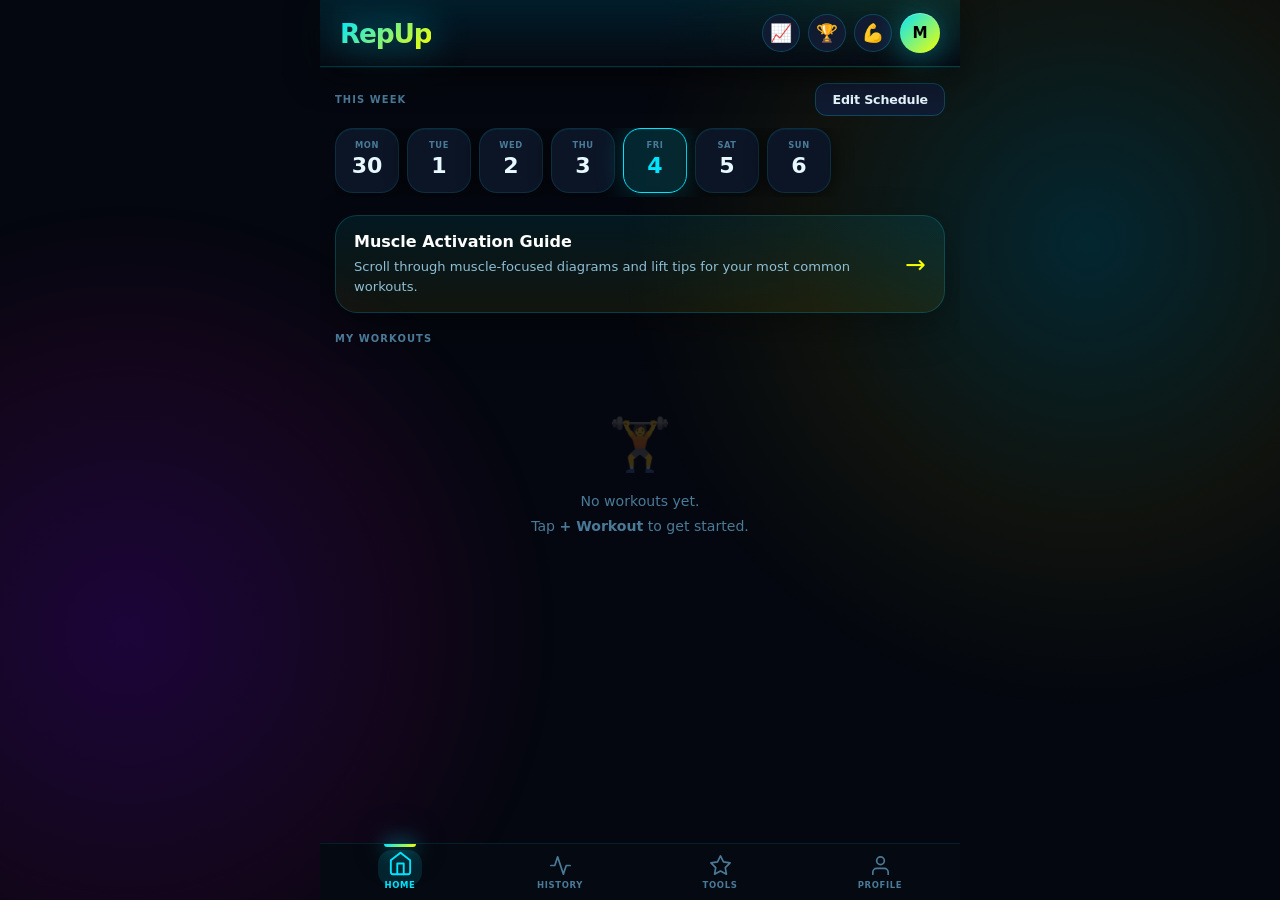
<file: repup.html>
<!DOCTYPE html>
<html lang="en">
<head>
  <meta charset="UTF-8"/>
  <meta name="viewport" content="width=device-width,initial-scale=1,viewport-fit=cover"/>
  <title>RepUp</title>
  <meta name="apple-mobile-web-app-capable" content="yes"/>
  <meta name="apple-mobile-web-app-status-bar-style" content="black-translucent"/>
  <meta name="apple-mobile-web-app-title" content="RepUp"/>
  <meta name="theme-color" content="#00E5FF"/>
  <link rel="icon" type="image/svg+xml" href="icon.svg"/>
  <link rel="apple-touch-icon" href="icon.svg"/>
  <link rel="stylesheet" href="style.css"/>
</head>
<body>
<div id="app">
  <header>
    <div class="logo">RepUp</div>
    <div style="display:flex;gap:8px;align-items:center">
      <button id="btn-new-workout" class="btn btn-o btn-sm" style="display:none">+ Workout</button>
      <a href="./progress.html" style="width:38px;height:38px;border-radius:50%;background:var(--card2);border:1px solid var(--border2);display:flex;align-items:center;justify-content:center;font-size:1.1rem;text-decoration:none;flex-shrink:0;transition:border-color .15s" title="Progress">📈</a>
      <a href="./vault.html" style="width:38px;height:38px;border-radius:50%;background:var(--card2);border:1px solid var(--border2);display:flex;align-items:center;justify-content:center;font-size:1.1rem;text-decoration:none;flex-shrink:0;transition:border-color .15s" title="Vault">🏆</a>
      <a href="./guide.html" style="width:38px;height:38px;border-radius:50%;background:var(--card2);border:1px solid var(--border2);display:flex;align-items:center;justify-content:center;font-size:1.1rem;text-decoration:none;flex-shrink:0;transition:border-color .15s" title="Exercise Guide">💪</a>
      <button class="ibt" id="btn-avatar">?</button>
    </div>
  </header>

  <main id="mscroll">

    <!-- HOME -->
    <div class="view on" id="v-home">
      <div class="sec-row" style="margin-top:2px">
        <span class="sec">This Week</span>
        <button class="btn btn-g btn-sm" id="btn-edit-sched">Edit Schedule</button>
      </div>
      <div class="sstrip" id="sstrip"></div>
      <a href="./muscle.html" class="feature-card">
        <div>
          <div class="title">Muscle Activation Guide</div>
          <div class="detail">Scroll through muscle-focused diagrams and lift tips for your most common workouts.</div>
        </div>
        <div class="icon">→</div>
      </a>
      <div class="sec-row"><span class="sec">My Workouts</span></div>
      <div class="wgrid" id="wgrid"></div>
      <div class="empty hidden" id="empty-home">
        <div class="empty-i">🏋️</div>
        <p>No workouts yet.<br>Tap <b>+ Workout</b> to get started.</p>
      </div>
    </div>

    <!-- DETAIL -->
    <div class="view" id="v-detail">
      <div class="dtop">
        <button class="dbk" id="btn-back">←</button>
        <div class="dinfo">
          <div class="dname" id="d-name">—</div>
          <div style="display:flex;align-items:center;gap:8px">
            <div id="d-badge"></div>
            <div class="dday-label" id="d-day-label"></div>
          </div>
        </div>
        <div class="dacts">
          <button class="btn btn-sm" id="btn-log" style="background:var(--green);color:#fff">Log ✓</button>
          <button class="btn-icon" id="btn-del-w" style="font-size:1.1rem">🗑️</button>
        </div>
      </div>
      <div id="progbar-wrap" class="progbar-wrap hidden">
        <span class="sec" id="prog-label" style="white-space:nowrap">0/0</span>
        <div class="progbar-outer"><div class="progbar-fill" id="prog-fill" style="width:0%"></div></div>
        <div class="progbar-pct" id="prog-pct">0%</div>
        <button class="btn btn-o btn-sm" id="btn-add-ex">+ Add</button>
      </div>
      <div class="exlist" id="exlist"></div>
      <div class="empty hidden" id="empty-ex">
        <div class="empty-i">➕</div>
        <p>No exercises yet.</p>
        <button class="btn btn-o" id="btn-add-ex2">+ Add Exercise</button>
      </div>
    </div>

    <!-- HISTORY -->
    <div class="view" id="v-history">
      <div class="sec-row" style="margin-top:2px"><span class="sec">Session History</span></div>
      <div id="hlist"></div>
      <div class="empty hidden" id="empty-hist">
        <div class="empty-i">📋</div><p>No sessions logged yet.<br>Finish a workout and tap <b>Log ✓</b></p>
      </div>
    </div>

    <!-- TOOLS -->
    <div class="view" id="v-tools">
      <div class="subtabs" style="margin-top:2px">
        <button class="stab on" data-panel="p-import">📋 Import Notes</button>
        <button class="stab" data-panel="p-exinfo">💪 Exercise Info</button>
        <button class="stab" data-panel="p-ai">✨ AI Generate</button>
      </div>

      <!-- IMPORT NOTES -->
      <div id="p-import">
        <div class="import-cta" id="btn-paste-clip">
          <div class="import-cta-icon">📋</div>
          <div class="import-cta-title">Import from Notes App</div>
          <div class="import-cta-sub">Tap here after copying your workout note — RepUp reads your clipboard automatically.</div>
        </div>
        <div class="steps">
          <div class="step"><div class="step-num">1</div><div class="step-text">Open <b>Notes app</b> and find your workout</div></div>
          <div class="step"><div class="step-num">2</div><div class="step-text"><b>Select All</b> the text and tap <b>Copy</b></div></div>
          <div class="step"><div class="step-num">3</div><div class="step-text">Come back to RepUp and tap the button above</div></div>
          <div class="step"><div class="step-num">4</div><div class="step-text">Preview and tap <b>Import All</b> to save</div></div>
        </div>
        <div style="text-align:center;margin:6px 0 12px;color:var(--muted);font-size:.78rem">— or paste manually below —</div>
        <div class="fg"><textarea id="notes-txt" rows="7" placeholder="Monday - Push Day&#10;- Bench Press 3x10 135lbs&#10;- Overhead Press 3x8&#10;&#10;Wednesday - Pull Day&#10;Deadlift 4x5&#10;Pull Ups 3x8"></textarea></div>
        <div style="display:flex;gap:9px;align-items:center;margin-bottom:13px">
          <button class="btn btn-o" id="btn-parse">Parse Notes</button>
          <span id="parse-msg" style="font-size:.78rem;color:var(--muted)"></span>
        </div>
        <div id="notes-result" class="hidden">
          <div style="display:flex;align-items:center;justify-content:space-between;margin-bottom:10px">
            <span style="font-weight:800;font-size:.9rem">Parsed Workout</span>
            <button class="btn btn-o btn-sm" id="btn-import-notes">Import All →</button>
          </div>
          <div id="notes-cards"></div>
        </div>
      </div>

      <!-- EXERCISE INFO -->
      <div id="p-exinfo" class="hidden">
        <div style="margin-bottom:16px">
          <div style="font-size:1.1rem;font-weight:900;margin-bottom:5px">💪 Exercise Descriptions</div>
          <div style="font-size:.82rem;color:var(--muted);line-height:1.5">Paste exercise names (one per line, or from your Notes app) and AI will add descriptions, tips, and muscle diagrams to every exercise in your workouts.</div>
        </div>
        <div class="import-cta" id="btn-paste-clip-ex">
          <div class="import-cta-icon">📋</div>
          <div class="import-cta-title">Paste Exercise List from Notes</div>
          <div class="import-cta-sub">Copy your exercise list in Notes, then tap here to import it.</div>
        </div>
        <div class="fg">
          <label>Exercise Names (one per line, or paste a full workout note)</label>
          <textarea id="exinfo-txt" rows="7" placeholder="Bench Press&#10;Squat&#10;Deadlift&#10;Pull Ups&#10;Overhead Press&#10;&#10;Or paste a full workout note — AI will extract the exercises automatically."></textarea>
        </div>
        <div style="display:flex;gap:9px;align-items:center;margin-bottom:13px">
          <button class="btn btn-o" id="btn-gen-info">✨ Generate Descriptions</button>
          <span id="exinfo-msg" style="font-size:.78rem;color:var(--muted)"></span>
        </div>
        <div style="background:var(--card);border:1px solid var(--border);border-radius:var(--r);padding:13px;margin-bottom:13px">
          <div style="font-size:.75rem;font-weight:800;color:var(--accent);margin-bottom:5px">🔑 API Key Required</div>
          <div style="font-size:.73rem;color:var(--muted);margin-bottom:8px">Free Anthropic key — stored only in your browser.</div>
          <div style="display:flex;gap:7px">
            <input type="password" id="ai-key" placeholder="sk-ant-..." style="flex:1"/>
            <button class="btn btn-o btn-sm" id="btn-save-key">Save</button>
          </div>
          <div id="key-msg" style="font-size:.7rem;margin-top:5px;color:var(--muted)"></div>
        </div>
        <div id="exinfo-result" class="hidden">
          <div style="display:flex;align-items:center;justify-content:space-between;margin-bottom:10px">
            <span style="font-weight:800;font-size:.9rem">Generated Info</span>
            <button class="btn btn-o btn-sm" id="btn-import-exinfo">Save to Library →</button>
          </div>
          <div id="exinfo-cards"></div>
        </div>
      </div>

      <!-- AI GENERATE -->
      <div id="p-ai" class="hidden">
        <div style="margin-bottom:14px">
          <div style="font-size:1.1rem;font-weight:900;margin-bottom:5px">✨ AI Plan Generator</div>
          <div style="font-size:.82rem;color:var(--muted)">Describe your goals — AI builds a full workout plan.</div>
        </div>
        <div class="fg"><label>Your Goals</label>
          <textarea id="ai-txt" rows="5" placeholder="e.g. Push/pull/legs, 3 days/week, intermediate, dumbbells + barbell"></textarea>
        </div>
        <div style="display:flex;gap:9px;align-items:center;margin-bottom:13px">
          <button class="btn btn-o" id="btn-ai-gen">✨ Generate Plan</button>
          <span id="ai-msg" style="font-size:.78rem;color:var(--muted)"></span>
        </div>
        <div id="ai-result" class="hidden">
          <div style="display:flex;align-items:center;justify-content:space-between;margin-bottom:10px">
            <span style="font-weight:800;font-size:.9rem">Generated Plan</span>
            <button class="btn btn-o btn-sm" id="btn-import-ai">Import All →</button>
          </div>
          <div id="ai-cards"></div>
        </div>
      </div>
    </div>

    <!-- PROFILE -->
    <div class="view" id="v-profile">
      <div class="phero" id="phero"></div>
      <div class="sec-row"><span class="sec">All Profiles</span></div>
      <div id="plist"></div>
      <div style="background:var(--card);border:1px solid var(--border);border-radius:var(--r);padding:14px">
        <div style="font-size:.68rem;font-weight:800;text-transform:uppercase;letter-spacing:.4px;color:var(--muted);margin-bottom:8px">Add Profile</div>
        <div style="display:flex;gap:8px">
          <input id="inp-pname" type="text" placeholder="Your name" maxlength="30" style="flex:1"/>
          <button class="btn btn-o btn-sm" id="btn-add-profile">Create</button>
        </div>
      </div>
    </div>

  </main>

  <nav id="bottom-nav">
    <button class="nbt on" data-v="home"><svg viewBox="0 0 24 24"><path d="M3 9l9-7 9 7v11a2 2 0 01-2 2H5a2 2 0 01-2-2z"/><polyline points="9 22 9 12 15 12 15 22"/></svg>Home</button>
    <button class="nbt" data-v="history"><svg viewBox="0 0 24 24"><polyline points="22 12 18 12 15 21 9 3 6 12 2 12"/></svg>History</button>
    <button class="nbt" data-v="tools"><svg viewBox="0 0 24 24"><polygon points="12 2 15.09 8.26 22 9.27 17 14.14 18.18 21.02 12 17.77 5.82 21.02 7 14.14 2 9.27 8.91 8.26 12 2"/></svg>Tools</button>
    <button class="nbt" data-v="profile"><svg viewBox="0 0 24 24"><path d="M20 21v-2a4 4 0 00-4-4H8a4 4 0 00-4 4v2"/><circle cx="12" cy="7" r="4"/></svg>Profile</button>
  </nav>
</div>

<!-- ══ MODALS ══ -->
<div class="overlay hidden" id="m-workout">
  <div class="sheet">
    <div class="drag"></div>
    <h2 id="m-workout-h">New Workout</h2>
    <div class="fg"><label>Workout Name</label><input id="inp-wname" type="text" placeholder="e.g. Push Day" maxlength="60"/></div>
    <div class="fg"><label>Category</label>
      <select id="inp-wtag">
        <option value="push">Push — Chest / Shoulders / Triceps</option>
        <option value="pull">Pull — Back / Biceps</option>
        <option value="legs">Legs</option>
        <option value="full">Full Body</option>
        <option value="cardio">Cardio</option>
        <option value="other">Other</option>
      </select>
    </div>
    <div class="fg"><label>Assign to Day (optional)</label>
      <select id="inp-wday">
        <option value="">— No specific day —</option>
        <option value="1">Monday</option>
        <option value="2">Tuesday</option>
        <option value="3">Wednesday</option>
        <option value="4">Thursday</option>
        <option value="5">Friday</option>
        <option value="6">Saturday</option>
        <option value="0">Sunday</option>
      </select>
    </div>
    <div class="sacts">
      <button class="btn btn-g" id="btn-cancel-workout">Cancel</button>
      <button class="btn btn-o" id="btn-save-workout">Save</button>
    </div>
  </div>
</div>

<div class="overlay hidden" id="m-exercise">
  <div class="sheet">
    <div class="drag"></div>
    <h2 id="m-ex-h">Add Exercise</h2>
    <div class="fg"><label>Exercise Name</label><input id="inp-exname" type="text" placeholder="e.g. Bench Press" maxlength="80"/></div>
    <div class="frow">
      <div class="fg"><label>Sets</label><input id="inp-sets" type="number" min="1" max="99" placeholder="3"/></div>
      <div class="fg"><label>Reps</label><input id="inp-reps" type="text" placeholder="10" maxlength="20"/></div>
      <div class="fg"><label>Weight</label><input id="inp-weight" type="text" placeholder="135 lbs" maxlength="20"/></div>
    </div>
    <div class="fg"><label>Notes (optional)</label><textarea id="inp-notes" rows="2" placeholder="e.g. Keep elbows tucked"></textarea></div>
    <div class="sacts">
      <button class="btn btn-g" id="btn-cancel-ex">Cancel</button>
      <button class="btn btn-o" id="btn-save-ex">Save</button>
    </div>
  </div>
</div>

<div class="overlay hidden" id="m-schedule">
  <div class="sheet">
    <div class="drag"></div>
    <h2>Weekly Schedule</h2>
    <p style="color:var(--muted);font-size:.82rem;margin-bottom:13px">Override the auto-schedule by assigning workouts manually.</p>
    <div id="sched-rows"></div>
    <div class="sacts">
      <button class="btn btn-g" id="btn-cancel-sched">Cancel</button>
      <button class="btn btn-o" id="btn-save-sched">Save</button>
    </div>
  </div>
</div>

<script>
'use strict';

// ─── MUSCLE MAP SVG ──────────────────────────────────────────
// Returns an SVG string of a front+back body with muscles highlighted
// muscles: { primary: ['chest','triceps',...], secondary: ['shoulders',...] }
function muscleSVG(muscles) {
  var pri = muscles && muscles.primary ? muscles.primary.map(function(m){return m.toLowerCase();}) : [];
  var sec = muscles && muscles.secondary ? muscles.secondary.map(function(m){return m.toLowerCase();}) : [];
  function cls(name) {
    if (pri.indexOf(name) > -1) return 'pri';
    if (sec.indexOf(name) > -1) return 'sec';
    return '';
  }
  function r(name, attrs) {
    var c = cls(name);
    return '<ellipse class="m'+( c?' '+c:'')+'" '+attrs+'/>';
  }
  function rr(name, attrs) {
    var c = cls(name);
    return '<rect class="m'+( c?' '+c:'')+'" '+attrs+'/>';
  }
  // front body (viewBox 0 0 70 150)
  var front =
    '<svg width="70" height="150" viewBox="0 0 70 150" style="flex-shrink:0">'+
    // head
    '<circle class="m '+cls('neck')+'" cx="35" cy="11" r="9" fill="#252535"/>'+
    // shoulders
    r('shoulders','cx="16" cy="30" rx="10" ry="7"')+
    r('shoulders','cx="54" cy="30" rx="10" ry="7"')+
    // chest
    r('chest','cx="27" cy="40" rx="10" ry="9"')+
    r('chest','cx="43" cy="40" rx="10" ry="9"')+
    // biceps
    r('biceps','cx="11" cy="52" rx="5.5" ry="10"')+
    r('biceps','cx="59" cy="52" rx="5.5" ry="10"')+
    // forearms
    r('forearms','cx="8" cy="70" rx="4" ry="9"')+
    r('forearms','cx="62" cy="70" rx="4" ry="9"')+
    // abs
    rr('abs','x="27" y="52" width="7" height="6" rx="2"')+
    rr('abs','x="36" y="52" width="7" height="6" rx="2"')+
    rr('abs','x="27" y="60" width="7" height="6" rx="2"')+
    rr('abs','x="36" y="60" width="7" height="6" rx="2"')+
    rr('abs','x="27" y="68" width="7" height="6" rx="2"')+
    rr('abs','x="36" y="68" width="7" height="6" rx="2"')+
    // obliques
    rr('obliques','x="19" y="56" width="6" height="14" rx="3"')+
    rr('obliques','x="45" y="56" width="6" height="14" rx="3"')+
    // quads
    r('quads','cx="27" cy="104" rx="11" ry="21"')+
    r('quads','cx="43" cy="104" rx="11" ry="21"')+
    // calves
    r('calves','cx="27" cy="136" rx="8" ry="12"')+
    r('calves','cx="43" cy="136" rx="8" ry="12"')+
    '<text x="35" y="158" text-anchor="middle" font-size="7" fill="#444" font-family="sans-serif">FRONT</text>'+
    '</svg>';

  // back body
  var back =
    '<svg width="70" height="150" viewBox="0 0 70 150" style="flex-shrink:0">'+
    '<circle class="m" cx="35" cy="11" r="9" fill="#252535"/>'+
    // traps
    r('traps','cx="35" cy="26" rx="14" ry="7"')+
    // lats
    r('lats','cx="22" cy="44" rx="9" ry="14"')+
    r('lats','cx="48" cy="44" rx="9" ry="14"')+
    // triceps
    r('triceps','cx="11" cy="50" rx="5.5" ry="10"')+
    r('triceps','cx="59" cy="50" rx="5.5" ry="10"')+
    // lower back
    rr('lower_back','x="27" y="57" width="16" height="14" rx="3"')+
    // glutes
    r('glutes','cx="27" cy="82" rx="11" ry="9"')+
    r('glutes','cx="43" cy="82" rx="11" ry="9"')+
    // hamstrings
    r('hamstrings','cx="27" cy="106" rx="11" ry="21"')+
    r('hamstrings','cx="43" cy="106" rx="11" ry="21"')+
    // calves back
    r('calves','cx="27" cy="136" rx="8" ry="12"')+
    r('calves','cx="43" cy="136" rx="8" ry="12"')+
    '<text x="35" y="158" text-anchor="middle" font-size="7" fill="#444" font-family="sans-serif">BACK</text>'+
    '</svg>';

  return '<div style="display:flex;gap:8px;justify-content:center">'+front+back+'</div>';
}

// ─── PROFILES ────────────────────────────────────────────────
var PK = 'ru3-profiles', AK = 'ru3-active';
function getProfs(){ return JSON.parse(localStorage.getItem(PK)||'[]'); }
function saveProfs(p){ localStorage.setItem(PK,JSON.stringify(p)); }
function getActive(){ return localStorage.getItem(AK); }
function setActive(n){ localStorage.setItem(AK,n); }
var sk = function(n){ return 'ru3-'+n.toLowerCase().replace(/\s+/g,'-'); };

(function(){
  var p = getProfs();
  if (!p.length){ p=['Me']; saveProfs(p); setActive('Me'); }
  if (!getActive()) setActive(p[0]);
})();

var profile = getActive();

// ─── STATE ───────────────────────────────────────────────────
function blankState(){
  return { workouts:[], log:[], sched:{0:null,1:null,2:null,3:null,4:null,5:null,6:null}, library:{} };
}
function loadState(name){
  var raw = localStorage.getItem(sk(name));
  var s = raw ? JSON.parse(raw) : blankState();
  if (!s.sched)   s.sched   = blankState().sched;
  if (!s.library) s.library = {};
  return s;
}
var S = loadState(profile);
function save(){ localStorage.setItem(sk(profile), JSON.stringify(S)); }

// ─── UTILS ───────────────────────────────────────────────────
var uid   = function(){ return Math.random().toString(36).slice(2,10); };
var ge    = function(id){ return document.getElementById(id); };
var esc   = function(s){ return String(s==null?'':s).replace(/[&<>"']/g,function(c){return{'&':'&amp;','<':'&lt;','>':'&gt;','"':'&quot;',"'":'&#39;'}[c];}); };
var DAYS  = ['Sun','Mon','Tue','Wed','Thu','Fri','Sat'];
var DAYSFULL = ['Sunday','Monday','Tuesday','Wednesday','Thursday','Friday','Saturday'];
var TLABELS = {push:'Push',pull:'Pull',legs:'Legs',full:'Full Body',cardio:'Cardio',other:'Other'};
var TCLS    = {push:'bp',pull:'bl',legs:'bleg',full:'bf',cardio:'bc',other:'bo'};
var tl = function(t){ return TLABELS[t]||t; };
var tc = function(t){ return TCLS[t]||'bo'; };

var curWid=null, editEid=null, doneEx={}, aiPlan=null, notesPlan=null, exInfoPlan=null;

// ─── NAVIGATION ──────────────────────────────────────────────
var currentView = 'home';
function showView(v){
  currentView = v;
  document.querySelectorAll('.view').forEach(function(el){ el.classList.remove('on'); });
  var el = ge('v-'+v); if(el) el.classList.add('on');
  ge('btn-new-workout').style.display = (v==='home')?'':'none';
  document.querySelectorAll('.nbt').forEach(function(b){ b.classList.toggle('on', b.dataset.v===v); });
  ge('mscroll').scrollTop = 0;
  if(v==='home')    renderHome();
  if(v==='history') renderHistory();
  if(v==='profile') renderProfile();
  if(v==='tools')   initTools();
}
document.querySelectorAll('.nbt').forEach(function(btn){
  btn.addEventListener('click', function(){ showView(this.dataset.v); });
});
ge('btn-avatar').addEventListener('click', function(){ showView('profile'); });

// ─── MODALS ──────────────────────────────────────────────────
function openModal(id){ ge(id).classList.remove('hidden'); }
function closeModal(id){ ge(id).classList.add('hidden'); }
document.querySelectorAll('.overlay').forEach(function(o){
  o.addEventListener('click', function(e){ if(e.target===this) closeModal(this.id); });
});
document.addEventListener('keydown', function(e){
  if(e.key==='Escape') document.querySelectorAll('.overlay:not(.hidden)').forEach(function(o){ closeModal(o.id); });
});
ge('btn-cancel-workout').addEventListener('click', function(){ closeModal('m-workout'); });
ge('btn-cancel-ex').addEventListener('click',      function(){ closeModal('m-exercise'); });
ge('btn-cancel-sched').addEventListener('click',   function(){ closeModal('m-schedule'); });

// ─── HOME ────────────────────────────────────────────────────
function renderHome(){
  syncScheduleFromWorkouts();
  renderSchedStrip();
  var grid=ge('wgrid'), empty=ge('empty-home');
  grid.innerHTML='';
  if(!S.workouts.length){ empty.classList.remove('hidden'); return; }
  empty.classList.add('hidden');
  S.workouts.forEach(function(w){
    var preview=w.exercises.slice(0,4), more=w.exercises.length-preview.length;
    var dayStr = (w.day!=null && w.day!=='') ? DAYSFULL[parseInt(w.day)] : '';
    var div=document.createElement('div');
    div.className='wcard';
    div.innerHTML=
      '<div class="wcard-bar"></div>'+
      '<div class="wcard-body">'+
        '<div class="wcard-head">'+
          '<div class="wcard-left">'+
            '<div class="wcard-name">'+esc(w.name)+'</div>'+
            (dayStr?'<div class="wcard-day">📅 '+esc(dayStr)+'</div>':'')+
          '</div>'+
          '<span class="badge '+tc(w.tag)+'">'+tl(w.tag)+'</span>'+
        '</div>'+
        '<div class="wcard-pills">'+
          preview.map(function(e){ return '<div class="wcard-pill">'+esc(e.name)+'</div>'; }).join('')+
          (more>0?'<div class="wcard-more">+'+more+' more</div>':'')+
          (!w.exercises.length?'<div style="font-size:.78rem;color:var(--muted);font-style:italic">No exercises yet</div>':'')+
        '</div>'+
      '</div>';
    div.addEventListener('click', function(){ openDetail(w.id); });
    grid.appendChild(div);
  });
}

ge('btn-new-workout').addEventListener('click', function(){
  ge('m-workout-h').textContent='New Workout';
  ge('inp-wname').value=''; ge('inp-wtag').value='push'; ge('inp-wday').value='';
  ge('btn-save-workout').textContent='Create';
  openModal('m-workout');
  setTimeout(function(){ ge('inp-wname').focus(); },80);
});

ge('btn-save-workout').addEventListener('click', function(){
  var name=ge('inp-wname').value.trim(); if(!name){ ge('inp-wname').focus(); return; }
  var tag=ge('inp-wtag').value, day=ge('inp-wday').value;
  S.workouts.push({ id:uid(), name:name, tag:tag, day:day, exercises:[] });
  save(); closeModal('m-workout'); renderHome();
});

// ─── SCHEDULE ────────────────────────────────────────────────
function syncScheduleFromWorkouts(){
  // Auto-assign workouts that have a day set
  S.workouts.forEach(function(w){
    if(w.day!=null && w.day!==''){
      var d = parseInt(w.day);
      if(S.sched[d] == null) S.sched[d] = w.id;
    }
  });
}

function renderSchedStrip(){
  var strip=ge('sstrip'); strip.innerHTML='';
  var today=new Date(), todayDow=today.getDay();
  var startOff=(todayDow+6)%7;
  for(var i=0;i<7;i++){
    var d=new Date(today); d.setDate(today.getDate()-startOff+i);
    var ddow=d.getDay();
    var wid=S.sched[ddow];
    var w=wid?S.workouts.find(function(x){return x.id===wid;}):null;
    var isToday=d.toDateString()===today.toDateString();
    var el=document.createElement('div');
    el.className='sday'+(w?' has':'')+(isToday?' today':'');
    el.innerHTML=
      '<div class="sday-d">'+DAYS[ddow]+'</div>'+
      '<div class="sday-n">'+d.getDate()+'</div>'+
      '<div class="sday-w">'+(w?esc(w.name.split(/[\s\-]/)[0]):'')+'</div>';
    if(w){ (function(wid2){ el.addEventListener('click',function(){openDetail(wid2);}); })(w.id); }
    strip.appendChild(el);
  }
}

ge('btn-edit-sched').addEventListener('click', function(){
  var rows=ge('sched-rows'); rows.innerHTML='';
  for(var i=1;i<=7;i++){
    var d=i%7, cur=S.sched[d]||'';
    var row=document.createElement('div');
    row.style.cssText='display:flex;align-items:center;gap:9px;margin-bottom:9px';
    row.innerHTML='<span style="width:30px;font-size:.78rem;font-weight:800;color:var(--muted)">'+DAYS[d]+'</span>'+
      '<select data-dow="'+d+'" style="flex:1"><option value="">— Rest Day —</option>'+
      S.workouts.map(function(w){ return '<option value="'+w.id+'"'+(w.id===cur?' selected':'')+'>'+esc(w.name)+'</option>'; }).join('')+
      '</select>';
    rows.appendChild(row);
  }
  openModal('m-schedule');
});

ge('btn-save-sched').addEventListener('click', function(){
  ge('sched-rows').querySelectorAll('select').forEach(function(s){ S.sched[s.dataset.dow]=s.value||null; });
  save(); closeModal('m-schedule'); renderSchedStrip();
});

// ─── DETAIL VIEW ─────────────────────────────────────────────
function openDetail(id){
  curWid=id; doneEx={};
  var w=S.workouts.find(function(x){return x.id===id;}); if(!w) return;
  ge('d-name').textContent=w.name;
  ge('d-badge').innerHTML='<span class="badge '+tc(w.tag)+'">'+tl(w.tag)+'</span>';
  var dayStr=(w.day!=null&&w.day!=='')?'📅 '+DAYSFULL[parseInt(w.day)]:'';
  ge('d-day-label').textContent=dayStr;
  showView('detail');
  renderExList(w);
}

function libKey(name){ return name.toLowerCase().trim(); }

function renderExList(w){
  var list=ge('exlist'), empty=ge('empty-ex'), pwrap=ge('progbar-wrap');
  list.innerHTML='';
  if(!w.exercises.length){ empty.classList.remove('hidden'); pwrap.classList.add('hidden'); return; }
  empty.classList.add('hidden'); pwrap.classList.remove('hidden');

  w.exercises.forEach(function(e){
    var isDone=!!doneEx[e.id];
    var libInfo=S.library[libKey(e.name)];
    var icon=libInfo&&libInfo.icon?libInfo.icon:'🏋️';
    var card=document.createElement('div');
    card.className='excard'+(isDone?' done':'');

    var infoBtn='';
    if(libInfo){ infoBtn='<button class="btn-icon ex-expand" data-eid="'+e.id+'" title="Info" style="font-size:.85rem">ℹ️</button>'; }

    card.innerHTML=
      '<div class="excard-main">'+
        '<div class="excheck'+(isDone?' on':'')+'" data-eid="'+e.id+'">'+(isDone?'✓':'')+'</div>'+
        '<div class="exicon">'+icon+'</div>'+
        '<div class="exbody">'+
          '<div class="exname">'+esc(e.name)+'</div>'+
          '<div class="exmeta">'+esc(e.sets)+' sets · '+esc(e.reps)+' reps · <b>'+esc(e.weight)+'</b></div>'+
          (e.notes?'<div style="font-size:.7rem;color:var(--muted);font-style:italic;margin-top:1px">'+esc(e.notes)+'</div>':'')+
          (libInfo&&libInfo.muscles?'<div class="muscle-chips" style="margin-top:5px">'+
            (libInfo.muscles.primary||[]).map(function(m){return '<span class="mchip primary">'+esc(m)+'</span>';}).join('')+
            (libInfo.muscles.secondary||[]).map(function(m){return '<span class="mchip secondary">'+esc(m)+'</span>';}).join('')+
          '</div>':'')+
        '</div>'+
        '<div class="exacts">'+
          infoBtn+
          '<button class="btn-icon" data-edit="'+e.id+'" title="Edit">✏️</button>'+
          '<button class="btn-icon" data-del="'+e.id+'" title="Delete">🗑️</button>'+
        '</div>'+
      '</div>'+
      (libInfo?'<div class="exinfo-panel" id="eip-'+e.id+'">'+
        (libInfo.description?'<div class="exdesc">'+esc(libInfo.description)+'</div>':'')+
        (libInfo.tip?'<div class="extip">💡 '+esc(libInfo.tip)+'</div>':'')+
        (libInfo.muscles?muscleSVG(libInfo.muscles):'')+'</div>':'');

    list.appendChild(card);
  });

  list.querySelectorAll('.excheck').forEach(function(el){
    el.addEventListener('click',function(){
      doneEx[el.dataset.eid]=!doneEx[el.dataset.eid];
      var w2=S.workouts.find(function(x){return x.id===curWid;});
      renderExList(w2);
    });
  });
  list.querySelectorAll('.ex-expand').forEach(function(el){
    el.addEventListener('click',function(){
      var panel=ge('eip-'+el.dataset.eid);
      if(panel) panel.classList.toggle('open');
    });
  });
  list.querySelectorAll('[data-edit]').forEach(function(el){
    el.addEventListener('click',function(){
      var w2=S.workouts.find(function(x){return x.id===curWid;});
      openEditEx(el.dataset.edit,w2);
    });
  });
  list.querySelectorAll('[data-del]').forEach(function(el){
    el.addEventListener('click',function(){
      if(!confirm('Remove this exercise?')) return;
      var w2=S.workouts.find(function(x){return x.id===curWid;});
      w2.exercises=w2.exercises.filter(function(x){return x.id!==el.dataset.del;});
      delete doneEx[el.dataset.del]; save(); renderExList(w2);
    });
  });
  updateProgress(w);
}

function updateProgress(w){
  var total=w.exercises.length, n=w.exercises.filter(function(e){return doneEx[e.id];}).length;
  var pct=total?Math.round(n/total*100):0;
  ge('prog-fill').style.width=pct+'%'; ge('prog-pct').textContent=pct+'%';
  ge('prog-label').textContent=n+'/'+total+' done';
}

ge('btn-back').addEventListener('click',function(){ curWid=null; showView('home'); });
ge('btn-del-w').addEventListener('click',function(){
  if(!confirm('Delete this workout?')) return;
  S.workouts=S.workouts.filter(function(x){return x.id!==curWid;}); save(); showView('home');
});
ge('btn-log').addEventListener('click',function(){
  var w=S.workouts.find(function(x){return x.id===curWid;});
  if(!w||!w.exercises.length){alert('Add some exercises first!');return;}
  S.log.unshift({id:uid(),date:new Date().toISOString(),workoutName:w.name,tag:w.tag,
    exercises:w.exercises.map(function(e){return{name:e.name,sets:e.sets,reps:e.reps,weight:e.weight,done:!!doneEx[e.id]};})});
  save(); doneEx={};
  var w2=S.workouts.find(function(x){return x.id===curWid;}); renderExList(w2);
  alert('Session logged! Great work 💪');
});

function openAddEx(){
  editEid=null;
  ge('m-ex-h').textContent='Add Exercise';
  ge('inp-exname').value=''; ge('inp-sets').value='3'; ge('inp-reps').value='10'; ge('inp-weight').value=''; ge('inp-notes').value='';
  ge('btn-save-ex').textContent='Add Exercise';
  openModal('m-exercise');
  setTimeout(function(){ge('inp-exname').focus();},80);
}
function openEditEx(eid,w){
  var e=w.exercises.find(function(x){return x.id===eid;}); if(!e) return;
  editEid=eid;
  ge('m-ex-h').textContent='Edit Exercise';
  ge('inp-exname').value=e.name; ge('inp-sets').value=e.sets; ge('inp-reps').value=e.reps; ge('inp-weight').value=e.weight; ge('inp-notes').value=e.notes||'';
  ge('btn-save-ex').textContent='Save Changes';
  openModal('m-exercise');
}
ge('btn-add-ex').addEventListener('click',openAddEx);
ge('btn-add-ex2').addEventListener('click',openAddEx);
ge('btn-save-ex').addEventListener('click',function(){
  var name=ge('inp-exname').value.trim(); if(!name){ge('inp-exname').focus();return;}
  var ex={name:name,sets:ge('inp-sets').value||'3',reps:ge('inp-reps').value||'10',weight:ge('inp-weight').value||'—',notes:ge('inp-notes').value.trim()};
  var w=S.workouts.find(function(x){return x.id===curWid;});
  if(editEid){ var idx=w.exercises.findIndex(function(x){return x.id===editEid;}); w.exercises[idx]=Object.assign({},w.exercises[idx],ex); }
  else w.exercises.push(Object.assign({id:uid()},ex));
  save(); closeModal('m-exercise'); renderExList(w);
});

// ─── HISTORY ─────────────────────────────────────────────────
function renderHistory(){
  var list=ge('hlist'), empty=ge('empty-hist');
  list.innerHTML='';
  if(!S.log.length){empty.classList.remove('hidden');return;}
  empty.classList.add('hidden');
  S.log.forEach(function(entry){
    var d=new Date(entry.date);
    var dateStr=d.toLocaleDateString('en-US',{weekday:'short',month:'short',day:'numeric',year:'numeric'});
    var timeStr=d.toLocaleTimeString('en-US',{hour:'numeric',minute:'2-digit'});
    var doneN=entry.exercises.filter(function(e){return e.done;}).length;
    var div=document.createElement('div'); div.className='hcard';
    div.innerHTML=
      '<div class="hhead">'+
        '<div><div class="hdate">'+esc(dateStr)+'</div><div class="hwname">'+esc(entry.workoutName)+'</div></div>'+
        '<div class="hmeta">'+entry.exercises.length+' exercises<br>'+doneN+'/'+entry.exercises.length+' done<br>'+esc(timeStr)+'</div>'+
      '</div>'+
      '<div class="hbody">'+
        entry.exercises.map(function(e){return '<div class="hrow"><span style="font-size:.9rem">'+(e.done?'✅':'⬜')+'</span><span class="hex">'+esc(e.name)+'</span><span class="hd">'+esc(e.sets)+'×'+esc(e.reps)+'</span><span class="hw">'+esc(e.weight)+'</span></div>';}).join('')+
      '</div>';
    div.querySelector('.hhead').addEventListener('click',function(){ div.querySelector('.hbody').classList.toggle('open'); });
    list.appendChild(div);
  });
}

// ─── TOOLS ───────────────────────────────────────────────────
var panels = ['p-import','p-exinfo','p-ai'];
function initTools(){
  var k=localStorage.getItem('ru3-api-key');
  if(k){ge('ai-key').value=k;ge('key-msg').textContent='✓ Key saved';ge('key-msg').style.color='var(--green)';}
}
document.querySelectorAll('.stab').forEach(function(btn){
  btn.addEventListener('click',function(){
    document.querySelectorAll('.stab').forEach(function(b){b.classList.remove('on');});
    btn.classList.add('on');
    panels.forEach(function(p){ ge(p).classList.toggle('hidden', p!==btn.dataset.panel); });
  });
});

// ── Import Notes ─────────────────────────────────────────────
ge('btn-paste-clip').addEventListener('click', async function(){
  try {
    var text = await navigator.clipboard.readText();
    if(!text||!text.trim()){alert('Clipboard is empty.\n\nGo to Notes app → copy your workout text → come back and tap this button.');return;}
    ge('notes-txt').value=text; parseNotesText(text);
  } catch(e){
    ge('notes-txt').focus();
    alert('Clipboard access denied.\n\nPaste manually:\n1. Go to Notes and copy your text\n2. Tap the text box below\n3. Hold and tap Paste');
  }
});
ge('btn-parse').addEventListener('click',function(){ parseNotesText(ge('notes-txt').value.trim()); });
function parseNotesText(text){
  if(!text){ge('notes-txt').focus();return;}
  notesPlan=parseWorkoutText(text);
  var msg=ge('parse-msg'), res=ge('notes-result');
  if(!notesPlan.length){msg.textContent='✗ No exercises found — try "Exercise 3x10" format';msg.style.color='var(--red)';res.classList.add('hidden');return;}
  var total=notesPlan.reduce(function(s,d){return s+d.exercises.length;},0);
  msg.textContent='✓ '+notesPlan.length+' day'+(notesPlan.length>1?'s':'')+', '+total+' exercises'; msg.style.color='var(--green)';
  renderPlanCards(notesPlan,ge('notes-cards')); res.classList.remove('hidden');
}
ge('btn-import-notes').addEventListener('click',function(){
  if(!notesPlan) return;
  notesPlan.forEach(function(d){ S.workouts.push(Object.assign({},d,{id:uid(),day:''})); });
  save(); alert(notesPlan.length+' workouts imported!'); showView('home');
});

// ── Exercise Info (descriptions) ─────────────────────────────
ge('btn-paste-clip-ex').addEventListener('click', async function(){
  try {
    var text = await navigator.clipboard.readText();
    if(!text||!text.trim()){alert('Clipboard is empty. Copy your exercise list from Notes first.');return;}
    ge('exinfo-txt').value=text;
  } catch(e){
    ge('exinfo-txt').focus();
    alert('Clipboard denied — paste manually into the text box below.');
  }
});

ge('btn-save-key').addEventListener('click',function(){
  var k=ge('ai-key').value.trim();
  if(!k.startsWith('sk-ant-')){ge('key-msg').textContent='Should start with sk-ant-';ge('key-msg').style.color='var(--red)';return;}
  localStorage.setItem('ru3-api-key',k); ge('key-msg').textContent='✓ Saved'; ge('key-msg').style.color='var(--green)';
});

ge('btn-gen-info').addEventListener('click', async function(){
  var rawText=ge('exinfo-txt').value.trim(); if(!rawText){ge('exinfo-txt').focus();return;}
  var key=localStorage.getItem('ru3-api-key')||ge('ai-key').value.trim(); if(!key){ge('ai-key').focus();return;}
  ge('btn-gen-info').disabled=true; ge('exinfo-msg').textContent='Generating…'; ge('exinfo-msg').style.color='var(--muted)'; ge('exinfo-result').classList.add('hidden');

  var prompt='Extract exercise names from this text, then for each one return a JSON description.\nText:\n"""'+rawText+'"""\n\nReturn ONLY valid JSON, no markdown:\n{"exercises":[{"name":"Exercise Name","icon":"single emoji","type":"compound or isolation","description":"2-3 sentence how-to description","tip":"one short form tip","muscles":{"primary":["muscle1","muscle2"],"secondary":["muscle3"]}}]}\n\nMuscle names must be from: chest, shoulders, triceps, biceps, forearms, traps, lats, lower_back, abs, obliques, quads, hamstrings, glutes, calves. Include 2-4 primary muscles and 1-3 secondary muscles per exercise.';

  try {
    var res=await fetch('https://api.anthropic.com/v1/messages',{method:'POST',
      headers:{'Content-Type':'application/json','x-api-key':key,'anthropic-version':'2023-06-01','anthropic-dangerous-direct-browser-calls':'true'},
      body:JSON.stringify({model:'claude-haiku-4-5-20251001',max_tokens:3000,messages:[{role:'user',content:prompt}]})});
    if(!res.ok){var err=await res.json().catch(function(){return{};});throw new Error(err.error&&err.error.message?err.error.message:'Error '+res.status);}
    var data=await res.json();
    var raw=data.content[0].text.trim().replace(/^```json?\s*/i,'').replace(/```\s*$/i,'');
    exInfoPlan=JSON.parse(raw);
    renderExInfoCards(exInfoPlan.exercises, ge('exinfo-cards'));
    ge('exinfo-result').classList.remove('hidden');
    ge('exinfo-msg').textContent='✓ '+exInfoPlan.exercises.length+' exercises described'; ge('exinfo-msg').style.color='var(--green)';
  } catch(e){
    ge('exinfo-msg').textContent='✗ '+e.message; ge('exinfo-msg').style.color='var(--red)';
  } finally { ge('btn-gen-info').disabled=false; }
});

ge('btn-import-exinfo').addEventListener('click',function(){
  if(!exInfoPlan) return;
  exInfoPlan.exercises.forEach(function(e){
    S.library[libKey(e.name)]={ icon:e.icon||'🏋️', type:e.type||'exercise', description:e.description||'', tip:e.tip||'', muscles:e.muscles||{primary:[],secondary:[]} };
  });
  save(); alert('Saved descriptions for '+exInfoPlan.exercises.length+' exercises!\nThey\'ll appear when you view those exercises in your workouts.');
  ge('exinfo-result').classList.add('hidden'); ge('exinfo-txt').value=''; ge('exinfo-msg').textContent='';
});

function renderExInfoCards(exercises, container){
  container.innerHTML='';
  exercises.forEach(function(e){
    var div=document.createElement('div'); div.className='libcard';
    div.innerHTML=
      '<div class="libcard-head">'+
        '<div class="libcard-icon">'+(e.icon||'🏋️')+'</div>'+
        '<div class="libcard-info"><div class="libcard-name">'+esc(e.name)+'</div><div class="libcard-type">'+esc(e.type||'')+'</div></div>'+
        '<div style="display:flex;flex-wrap:wrap;gap:4px;max-width:120px">'+
          ((e.muscles&&e.muscles.primary)||[]).map(function(m){return '<span class="mchip primary">'+esc(m)+'</span>';}).join('')+
        '</div>'+
      '</div>'+
      '<div class="libcard-body">'+
        (e.description?'<div class="libcard-desc">'+esc(e.description)+'</div>':'')+
        (e.tip?'<div class="libcard-tip">💡 '+esc(e.tip)+'</div>':'')+
        '<div class="libcard-map">'+muscleSVG(e.muscles||{})+'</div>'+
      '</div>';
    container.appendChild(div);
  });
}

// ── AI Plan Generator ─────────────────────────────────────────
ge('btn-ai-gen').addEventListener('click', async function(){
  var text=ge('ai-txt').value.trim(); if(!text){ge('ai-txt').focus();return;}
  var key=localStorage.getItem('ru3-api-key')||ge('ai-key').value.trim(); if(!key){ge('ai-key').focus();return;}
  ge('btn-ai-gen').disabled=true; ge('ai-msg').textContent='Generating…'; ge('ai-result').classList.add('hidden');
  var prompt='Personal trainer. User: """'+text+'"""\nReturn ONLY valid JSON:\n{"days":[{"name":"Day name","tag":"push|pull|legs|full|cardio|other","exercises":[{"name":"Name","sets":"3","reps":"10","weight":"bodyweight","notes":""}]}]}\n2-6 days, 4-8 exercises each.';
  try {
    var res=await fetch('https://api.anthropic.com/v1/messages',{method:'POST',
      headers:{'Content-Type':'application/json','x-api-key':key,'anthropic-version':'2023-06-01','anthropic-dangerous-direct-browser-calls':'true'},
      body:JSON.stringify({model:'claude-haiku-4-5-20251001',max_tokens:2048,messages:[{role:'user',content:prompt}]})});
    if(!res.ok){var err=await res.json().catch(function(){return{};});throw new Error(err.error&&err.error.message?err.error.message:'Error '+res.status);}
    var data=await res.json();
    var raw=data.content[0].text.trim().replace(/^```json?\s*/i,'').replace(/```\s*$/i,'');
    aiPlan=JSON.parse(raw);
    renderPlanCards(aiPlan.days,ge('ai-cards')); ge('ai-result').classList.remove('hidden');
    ge('ai-msg').textContent='✓ '+aiPlan.days.length+' day plan ready'; ge('ai-msg').style.color='var(--green)';
  } catch(e){ ge('ai-msg').textContent='✗ '+e.message; ge('ai-msg').style.color='var(--red)'; }
  finally { ge('btn-ai-gen').disabled=false; }
});
ge('btn-import-ai').addEventListener('click',function(){
  if(!aiPlan) return;
  aiPlan.days.forEach(function(d){ S.workouts.push({id:uid(),name:d.name,tag:d.tag||'other',day:'',exercises:(d.exercises||[]).map(function(e){return{id:uid(),name:e.name,sets:e.sets,reps:e.reps,weight:e.weight,notes:e.notes||''};})});});
  save(); alert(aiPlan.days.length+' workouts imported!'); showView('home');
});

function renderPlanCards(days, container){
  container.innerHTML='';
  days.forEach(function(day){
    var div=document.createElement('div'); div.className='ai-daycard';
    div.innerHTML=
      '<div class="ai-dh"><span style="font-weight:800;flex:1">'+esc(day.name)+'</span><span class="badge '+tc(day.tag||'other')+'">'+tl(day.tag||'other')+'</span></div>'+
      '<div class="ai-db">'+
        (day.exercises||[]).map(function(e){return '<div class="ai-erow"><span class="ai-ename">'+esc(e.name)+'</span><span class="ai-em">'+esc(e.sets)+'×'+esc(e.reps)+'</span><span class="ai-em" style="color:var(--accent)">'+esc(e.weight)+'</span></div>';}).join('')+
      '</div>';
    container.appendChild(div);
  });
}

// ─── NOTES PARSER ────────────────────────────────────────────
function inferTag(t){
  t=t.toLowerCase();
  if(/push|chest|bench|shoulder|tricep/.test(t)) return 'push';
  if(/pull|back|bicep|row|deadlift|chin|lat/.test(t)) return 'pull';
  if(/leg|squat|lunge|hamstring|quad|glute|calf/.test(t)) return 'legs';
  if(/cardio|run|bike|swim|hiit|treadmill/.test(t)) return 'cardio';
  if(/full|total|whole/.test(t)) return 'full';
  return 'other';
}
function parseExLine(line){
  line=line.replace(/^[\-•*➡✓✔\d\.]+\s*/,'').trim(); if(line.length<2) return null;
  var m=line.match(/^(.+?)\s+(\d+)\s*[x×]\s*(\d+)\s*(?:[@at\s]+(.+))?$/i);
  if(m) return {id:uid(),name:m[1].trim(),sets:m[2],reps:m[3],weight:(m[4]||'—').trim(),notes:''};
  m=line.match(/^(.+?)\s*[-:]\s*(\d+)\s*sets?\s*[,x×]?\s*(\d+)\s*reps?\s*(?:[@at\s]+(.+))?$/i);
  if(m) return {id:uid(),name:m[1].trim(),sets:m[2],reps:m[3],weight:(m[4]||'—').trim(),notes:''};
  if(line.length<=60&&!/^\d/.test(line)) return {id:uid(),name:line,sets:'3',reps:'10',weight:'—',notes:''};
  return null;
}
function isHeader(line){
  var c=line.replace(/[-:_*#]+/g,' ').trim(); if(!c) return false;
  if(/^(monday|tuesday|wednesday|thursday|friday|saturday|sunday)/i.test(c)) return true;
  if(/^day\s*\d+/i.test(c)) return true;
  if(/^(push|pull|legs?|chest|back|shoulder|arm|core|cardio|upper|lower|full\s*body)/i.test(c)) return true;
  if(c.endsWith(':')&&c.length<50) return true;
  if(c===c.toUpperCase()&&c.length>3&&/[A-Z]/.test(c)) return true;
  return false;
}
function parseWorkoutText(text){
  var lines=text.split('\n').map(function(l){return l.trim();}), days=[], cur=null;
  lines.forEach(function(line){
    if(!line) return;
    if(isHeader(line)){ var name=line.replace(/[-:]+$/,'').trim(); cur={id:uid(),name:name,tag:inferTag(name),exercises:[]}; days.push(cur); }
    else { var ex=parseExLine(line); if(ex){ if(!cur){cur={id:uid(),name:'Workout',tag:'other',exercises:[]};days.push(cur);} cur.exercises.push(ex); } }
  });
  return days.filter(function(d){return d.exercises.length>0;});
}

// ─── PROFILE ─────────────────────────────────────────────────
function renderProfile(){
  var ps=getProfs();
  ge('phero').innerHTML=
    '<div class="pav">'+esc(profile.charAt(0).toUpperCase())+'</div>'+
    '<div class="pname">'+esc(profile)+'</div>'+
    '<div style="color:var(--muted);font-size:.78rem;margin-top:2px">Your workout data</div>'+
    '<div class="pstats"><div><div class="psn">'+S.workouts.length+'</div><div class="psl">Workouts</div></div><div><div class="psn">'+S.log.length+'</div><div class="psl">Sessions</div></div><div><div class="psn">'+Object.keys(S.library).length+'</div><div class="psl">Library</div></div></div>';
  var list=ge('plist'); list.innerHTML='';
  ps.forEach(function(p){
    var row=document.createElement('div'); row.className='prow'+(p===profile?' active':'');
    row.innerHTML=
      '<div class="pav-sm">'+esc(p.charAt(0).toUpperCase())+'</div>'+
      '<div><div class="pn">'+esc(p)+'</div>'+(p===profile?'<div class="pa-tag">Active</div>':'')+'</div>'+
      (p!==profile?'<button class="btn btn-o btn-sm" data-sw="'+esc(p)+'">Switch</button>':'')+
      (ps.length>1&&p!==profile?'<button class="btn-red" data-dp="'+esc(p)+'">✕</button>':'');
    list.appendChild(row);
  });
  list.querySelectorAll('[data-sw]').forEach(function(btn){ btn.addEventListener('click',function(){switchProfile(btn.dataset.sw);}); });
  list.querySelectorAll('[data-dp]').forEach(function(btn){ btn.addEventListener('click',function(){deleteProfile(btn.dataset.dp);}); });
}
function switchProfile(name){
  profile=name; setActive(name); S=loadState(name); curWid=null; doneEx={}; updateAvatar(); showView('home');
}
function deleteProfile(name){
  if(!confirm('Delete "'+name+'" and all their data?')) return;
  var ps=getProfs().filter(function(p){return p!==name;}); saveProfs(ps); localStorage.removeItem(sk(name)); renderProfile();
}
ge('btn-add-profile').addEventListener('click',function(){
  var name=ge('inp-pname').value.trim(); if(!name) return;
  var ps=getProfs(); if(ps.includes(name)){alert('Name already exists.');return;}
  ps.push(name); saveProfs(ps); ge('inp-pname').value=''; switchProfile(name);
});
function updateAvatar(){ ge('btn-avatar').textContent=profile.charAt(0).toUpperCase(); }

// ─── PWA ─────────────────────────────────────────────────────
if('serviceWorker' in navigator) navigator.serviceWorker.register('./sw.js').catch(function(){});

// ─── INIT ────────────────────────────────────────────────────
updateAvatar();
renderHome();
</script>
</body>
</html>
</file>
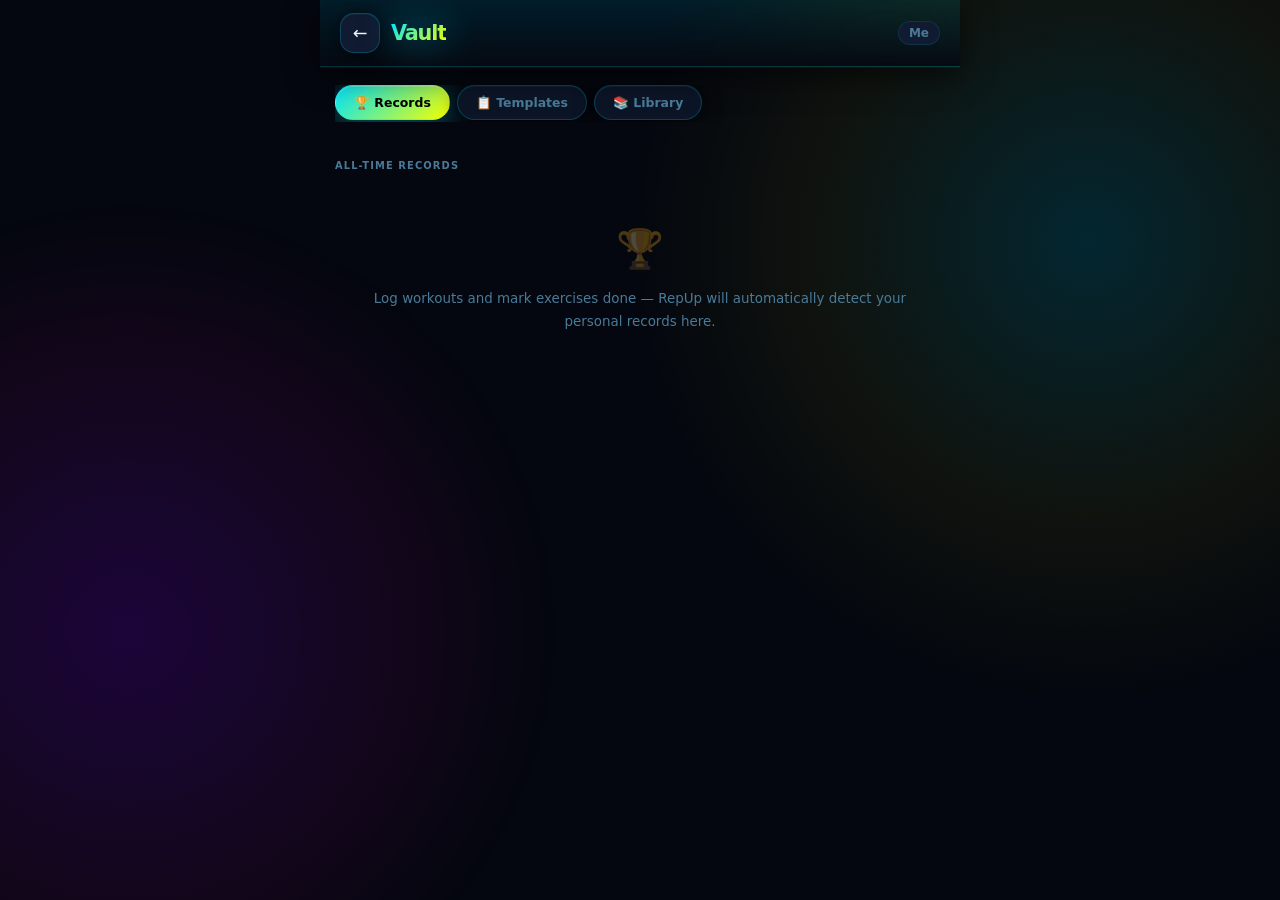
<file: vault.html>
<!DOCTYPE html>
<html lang="en">
<head>
  <meta charset="UTF-8"/>
  <meta name="viewport" content="width=device-width,initial-scale=1,viewport-fit=cover"/>
  <title>RepUp — Vault</title>
  <meta name="apple-mobile-web-app-capable" content="yes"/>
  <meta name="apple-mobile-web-app-status-bar-style" content="black-translucent"/>
  <meta name="theme-color" content="#00E5FF"/>
  <link rel="icon" type="image/svg+xml" href="icon.svg"/>
  <link rel="stylesheet" href="style.css"/>
  <style>
    /* ── PR CARDS ── */
    .pr-card{background:var(--card);border:1px solid var(--border);border-radius:var(--r);padding:13px 15px;margin-bottom:9px;display:flex;align-items:center;gap:12px;transition:border-color .18s}
    .pr-card.new-pr{border-color:.rgba(0,229,255,.45);background:.rgba(0,229,255,.05)}
    .pr-icon{font-size:1.5rem;flex-shrink:0;width:32px;text-align:center}
    .pr-body{flex:1;min-width:0}
    .pr-name{font-size:.93rem;font-weight:800;letter-spacing:-.1px}
    .pr-vals{display:flex;gap:10px;flex-wrap:wrap;margin-top:3px}
    .pr-val{font-size:.72rem;color:var(--muted)}
    .pr-val b{color:var(--gold);font-weight:700}
    .pr-val.accent b{color:var(--accent)}
    .pr-date{font-size:.68rem;color:var(--muted);margin-top:2px}
    .new-badge{font-size:.6rem;font-weight:900;text-transform:uppercase;letter-spacing:.4px;background:var(--grad);color:#fff;padding:2px 8px;border-radius:99px;flex-shrink:0;box-shadow:0 2px 8px .rgba(0,229,255,.35)}

    /* ── TEMPLATES ── */
    .tcard{background:var(--card);border:1px solid var(--border);border-radius:var(--r);overflow:hidden;margin-bottom:10px;transition:border-color .18s}
    .tcard:hover{border-color:var(--border2)}
    .tcard-head{display:flex;align-items:center;gap:11px;padding:13px 15px}
    .tcard-icon{font-size:1.5rem;flex-shrink:0}
    .tcard-info{flex:1;min-width:0}
    .tcard-name{font-size:.97rem;font-weight:800;letter-spacing:-.1px}
    .tcard-meta{font-size:.72rem;color:var(--muted);margin-top:2px}
    .tcard-acts{display:flex;gap:6px;flex-shrink:0}
    .tcard-exlist{padding:0 15px 12px;border-top:1px solid var(--border)}
    .tex-row{display:flex;align-items:center;gap:8px;padding:5px 0;border-bottom:1px solid rgba(255,255,255,.035);font-size:.8rem}
    .tex-row:last-child{border:none}
    .tex-name{flex:1;font-weight:600}
    .tex-meta{color:var(--muted);font-size:.74rem;white-space:nowrap}

    /* Save-as-template form */
    .save-form{background:var(--card);border:1px solid var(--border);border-radius:var(--r);padding:14px;margin-bottom:14px}

    /* ── LIBRARY ── */
    .filter-row{display:flex;gap:6px;overflow-x:auto;padding-bottom:4px;margin-bottom:14px;scrollbar-width:none}
    .filter-row::-webkit-scrollbar{display:none}
    .fbtn{flex-shrink:0;padding:6px 13px;border-radius:99px;font-size:.76rem;font-weight:700;border:1.5px solid var(--border2);background:transparent;color:var(--muted);cursor:pointer;transition:all .18s;font-family:inherit;touch-action:manipulation;-webkit-user-select:none;user-select:none;white-space:nowrap}
    .fbtn.on{background:var(--grad);color:#fff;border-color:transparent;box-shadow:var(--sh-accent)}
    .fbtn:hover:not(.on){border-color:.rgba(0,229,255,.4);color:var(--accent)}

    .lib-card{background:var(--card);border:1px solid var(--border);border-radius:var(--r);margin-bottom:9px;overflow:hidden;transition:border-color .18s}
    .lib-card:hover{border-color:var(--border2)}
    .lib-head{display:flex;align-items:center;gap:11px;padding:13px 14px;cursor:pointer}
    .lib-icon{font-size:1.5rem;flex-shrink:0;width:30px;text-align:center}
    .lib-info{flex:1;min-width:0}
    .lib-name{font-size:.93rem;font-weight:800;letter-spacing:-.1px}
    .lib-group{font-size:.68rem;color:var(--muted);margin-top:1px;text-transform:capitalize}
    .lib-chips{display:flex;flex-wrap:wrap;gap:4px;flex-shrink:0;max-width:130px}
    .lib-body{display:none;padding:0 14px 13px;border-top:1px solid var(--border);background:rgba(0,0,0,.1)}
    .lib-body.open{display:block}
    .lib-desc{font-size:.8rem;color:var(--text2);line-height:1.65;margin-top:10px;margin-bottom:8px}
    .lib-tip{font-size:.76rem;color:var(--gold);font-style:italic;padding:6px 10px;background:rgba(245,255,0,.07);border-radius:8px;border-left:2px solid rgba(245,255,0,.4);margin-bottom:8px}
    .lib-muscles{display:flex;flex-wrap:wrap;gap:5px;margin-bottom:10px}
    .search-wrap{position:relative;margin-bottom:12px}
    .search-wrap input{padding-left:34px}
    .search-icon{position:absolute;left:11px;top:50%;transform:translateY(-50%);font-size:.9rem;pointer-events:none;opacity:.4}

    /* ── NO DATA ── */
    .no-data{text-align:center;padding:34px 20px;color:var(--muted);font-size:.84rem;line-height:1.65}
    .no-data-i{font-size:2.4rem;display:block;margin-bottom:8px;opacity:.28}
  </style>
</head>
<body>
<div id="app">
  <header>
    <div style="display:flex;align-items:center;gap:11px">
      <a href="./repup.html" class="dbk" style="text-decoration:none;display:flex;align-items:center;justify-content:center">←</a>
      <div class="logo" style="font-size:1.3rem">Vault</div>
    </div>
    <div id="profile-chip" style="font-size:.75rem;font-weight:700;color:var(--muted);background:var(--card2);border:1px solid var(--border);border-radius:99px;padding:4px 10px"></div>
  </header>

  <main id="mscroll">
    <div class="subtabs" style="margin-top:4px">
      <button class="stab on" data-panel="p-prs">🏆 Records</button>
      <button class="stab" data-panel="p-templates">📋 Templates</button>
      <button class="stab" data-panel="p-library">📚 Library</button>
    </div>

    <!-- ══ PERSONAL RECORDS ══ -->
    <div id="p-prs">
      <div class="stat-grid" id="pr-stats" style="display:grid;grid-template-columns:repeat(3,1fr);gap:9px;margin-bottom:16px"></div>
      <div id="new-prs-section" class="hidden">
        <div class="sec-row" style="margin-top:0"><span class="sec">🔥 Recent PRs — Last 7 Days</span></div>
        <div id="new-prs-list"></div>
      </div>
      <div class="sec-row"><span class="sec">All-Time Records</span></div>
      <div id="all-prs-list"></div>
      <div id="prs-empty" class="no-data hidden">
        <span class="no-data-i">🏆</span>
        Log workouts and mark exercises done — RepUp will automatically detect your personal records here.
      </div>
    </div>

    <!-- ══ TEMPLATES ══ -->
    <div id="p-templates" class="hidden">
      <div class="save-form">
        <div style="font-size:.68rem;font-weight:800;text-transform:uppercase;letter-spacing:.5px;color:var(--muted);margin-bottom:10px">Save a Workout as Template</div>
        <div style="display:flex;gap:8px">
          <select id="wkt-select" style="flex:1"><option value="">— Pick a workout —</option></select>
          <button class="btn btn-o btn-sm" id="btn-save-tpl" style="flex-shrink:0">Save</button>
        </div>
      </div>
      <div class="sec-row" style="margin-top:0"><span class="sec">Your Templates</span></div>
      <div id="user-tpl-list"></div>
      <div class="sec-row"><span class="sec">Built-In Starters</span></div>
      <div id="builtin-tpl-list"></div>
    </div>

    <!-- ══ EXERCISE LIBRARY ══ -->
    <div id="p-library" class="hidden">
      <div class="search-wrap">
        <span class="search-icon">🔍</span>
        <input type="text" id="lib-search" placeholder="Search exercises…"/>
      </div>
      <div class="filter-row" id="filter-row">
        <button class="fbtn on" data-grp="all">All</button>
        <button class="fbtn" data-grp="chest">Chest</button>
        <button class="fbtn" data-grp="back">Back</button>
        <button class="fbtn" data-grp="shoulders">Shoulders</button>
        <button class="fbtn" data-grp="arms">Arms</button>
        <button class="fbtn" data-grp="legs">Legs</button>
        <button class="fbtn" data-grp="core">Core</button>
      </div>
      <div id="lib-list"></div>
    </div>
  </main>
</div>

<script>
'use strict';

// ─── STATE ───────────────────────────────────────────────────
var AK = 'ru3-active';
var profile = localStorage.getItem(AK) || 'Me';
var sk = function(n){ return 'ru3-' + n.toLowerCase().replace(/\s+/g,'-'); };
function loadState(name){
  var raw = localStorage.getItem(sk(name));
  var s = raw ? JSON.parse(raw) : { workouts:[], log:[], sched:{}, library:{} };
  if(!s.workouts) s.workouts=[];
  if(!s.log) s.log=[];
  return s;
}
function saveState(){ localStorage.setItem(sk(profile), JSON.stringify(S)); }
var S = loadState(profile);

var tplKey = sk(profile) + '-templates';
function getTpls(){ return JSON.parse(localStorage.getItem(tplKey)||'[]'); }
function saveTpls(d){ localStorage.setItem(tplKey, JSON.stringify(d)); }

// ─── UTILS ───────────────────────────────────────────────────
var ge  = function(id){ return document.getElementById(id); };
var esc = function(s){ return String(s==null?'':s).replace(/[&<>"']/g,function(c){return{'&':'&amp;','<':'&lt;','>':'&gt;','"':'&quot;',"'":'&#39;'}[c];}); };
var uid = function(){ return Math.random().toString(36).slice(2,10); };
function parseWeight(s){ var n=parseFloat(String(s||'').replace(/[^0-9.]/g,'')); return isNaN(n)?0:n; }
function est1RM(w,r){ w=parseFloat(w);r=parseInt(r); if(!w||!r||r<1||r>20) return 0; return r===1?Math.round(w):Math.round(w*(1+r/30)); }
function daysAgo(iso){ return Math.floor((Date.now()-new Date(iso).getTime())/86400000); }
function fmtDate(iso){ return new Date(iso).toLocaleDateString('en-US',{month:'short',day:'numeric',year:'numeric'}); }
var DAYS7 = 7;
var TCLS = {push:'bp',pull:'bl',legs:'bleg',full:'bf',cardio:'bc',other:'bo'};
var TNAME = {push:'Push',pull:'Pull',legs:'Legs',full:'Full Body',cardio:'Cardio',other:'Other'};

// ─── TABS ────────────────────────────────────────────────────
document.querySelectorAll('.stab').forEach(function(btn){
  btn.addEventListener('click',function(){
    document.querySelectorAll('.stab').forEach(function(b){ b.classList.remove('on'); });
    btn.classList.add('on');
    ['p-prs','p-templates','p-library'].forEach(function(p){
      ge(p).classList.toggle('hidden', p!==btn.dataset.panel);
    });
    ge('mscroll').scrollTop=0;
  });
});

// ─── BUILT-IN TEMPLATES ──────────────────────────────────────
var BUILTIN = [
  { id:'bi-push', name:'Push Day', tag:'push', icon:'💪',
    exercises:[
      {name:'Bench Press',sets:'4',reps:'8',weight:'135',notes:''},
      {name:'Incline Dumbbell Press',sets:'3',reps:'10',weight:'60',notes:''},
      {name:'Overhead Press',sets:'3',reps:'10',weight:'95',notes:''},
      {name:'Lateral Raises',sets:'3',reps:'15',weight:'20',notes:''},
      {name:'Tricep Pushdown',sets:'3',reps:'12',weight:'50',notes:''}
    ]},
  { id:'bi-pull', name:'Pull Day', tag:'pull', icon:'🔙',
    exercises:[
      {name:'Deadlift',sets:'4',reps:'5',weight:'225',notes:''},
      {name:'Pull Ups',sets:'4',reps:'8',weight:'bodyweight',notes:''},
      {name:'Barbell Row',sets:'3',reps:'10',weight:'135',notes:''},
      {name:'Lat Pulldown',sets:'3',reps:'12',weight:'120',notes:''},
      {name:'Barbell Curl',sets:'3',reps:'12',weight:'65',notes:''}
    ]},
  { id:'bi-legs', name:'Leg Day', tag:'legs', icon:'🦵',
    exercises:[
      {name:'Squat',sets:'4',reps:'8',weight:'185',notes:''},
      {name:'Romanian Deadlift',sets:'3',reps:'10',weight:'135',notes:''},
      {name:'Leg Press',sets:'3',reps:'12',weight:'270',notes:''},
      {name:'Lunges',sets:'3',reps:'12',weight:'40',notes:''},
      {name:'Calf Raises',sets:'4',reps:'20',weight:'bodyweight',notes:''}
    ]},
  { id:'bi-full', name:'Full Body', tag:'full', icon:'🏋️',
    exercises:[
      {name:'Squat',sets:'3',reps:'8',weight:'135',notes:''},
      {name:'Bench Press',sets:'3',reps:'8',weight:'115',notes:''},
      {name:'Deadlift',sets:'3',reps:'5',weight:'185',notes:''},
      {name:'Pull Ups',sets:'3',reps:'8',weight:'bodyweight',notes:''},
      {name:'Overhead Press',sets:'3',reps:'10',weight:'75',notes:''}
    ]},
  { id:'bi-upper', name:'Upper Body', tag:'push', icon:'💪',
    exercises:[
      {name:'Bench Press',sets:'4',reps:'8',weight:'135',notes:''},
      {name:'Barbell Row',sets:'4',reps:'8',weight:'115',notes:''},
      {name:'Overhead Press',sets:'3',reps:'10',weight:'85',notes:''},
      {name:'Pull Ups',sets:'3',reps:'8',weight:'bodyweight',notes:''},
      {name:'Dips',sets:'3',reps:'12',weight:'bodyweight',notes:''}
    ]},
  { id:'bi-core', name:'Core & Cardio', tag:'cardio', icon:'🔥',
    exercises:[
      {name:'Plank',sets:'3',reps:'60s',weight:'bodyweight',notes:'Hold 60 sec'},
      {name:'Crunches',sets:'3',reps:'20',weight:'bodyweight',notes:''},
      {name:'Russian Twists',sets:'3',reps:'20',weight:'25',notes:''},
      {name:'Hanging Leg Raises',sets:'3',reps:'12',weight:'bodyweight',notes:''},
      {name:'Mountain Climbers',sets:'3',reps:'30',weight:'bodyweight',notes:''}
    ]}
];

// ─── EXERCISE LIBRARY DATA ────────────────────────────────────
var EXLIB = [
  // CHEST
  { name:'Bench Press', icon:'🏋️', group:'chest',
    muscles:{primary:['chest','triceps'],secondary:['shoulders']},
    desc:'Lie flat on a bench, grip the bar slightly wider than shoulder-width. Lower it to mid-chest with control, then drive up explosively.',
    tip:'Keep your shoulder blades pinched back and feet flat on the floor throughout the lift.' },
  { name:'Incline Bench Press', icon:'📐', group:'chest',
    muscles:{primary:['chest','triceps'],secondary:['shoulders']},
    desc:'Set the bench to 30-45°. Press from upper chest with elbows at roughly 75° to your torso to protect the shoulder joint.',
    tip:'The steeper the incline, the more front deltoid involvement — keep it under 45° for chest focus.' },
  { name:'Dumbbell Flyes', icon:'🦅', group:'chest',
    muscles:{primary:['chest'],secondary:['shoulders']},
    desc:'Lie flat, hold dumbbells above chest with a slight elbow bend. Open arms wide in an arc, feeling a deep chest stretch, then squeeze back up.',
    tip:'Never lock your elbows — maintain a soft bend throughout to protect the joint.' },
  { name:'Push Ups', icon:'💪', group:'chest',
    muscles:{primary:['chest','triceps'],secondary:['shoulders','abs']},
    desc:'Hands slightly wider than shoulders, body rigid. Lower chest to the floor, then press back up while keeping core braced.',
    tip:'A narrower hand position shifts more load onto the triceps.' },
  { name:'Cable Crossover', icon:'🔗', group:'chest',
    muscles:{primary:['chest'],secondary:['triceps']},
    desc:'Set cables high. Step forward, pull handles down and across your body in a hugging motion, squeezing the chest at the peak contraction.',
    tip:'Focus on the squeeze at the center — slow the movement down for maximum stretch.' },

  // BACK
  { name:'Deadlift', icon:'⚡', group:'back',
    muscles:{primary:['lower_back','glutes','hamstrings'],secondary:['traps','lats','forearms']},
    desc:'Stand with feet hip-width, bar over mid-foot. Hinge at the hips, grip the bar, brace your core, then drive your hips forward to stand tall.',
    tip:'Think "push the floor away" rather than "pull the bar up" — it keeps your back safer.' },
  { name:'Pull Ups', icon:'🎯', group:'back',
    muscles:{primary:['lats','biceps'],secondary:['traps','forearms']},
    desc:'Hang from a bar with an overhand grip slightly wider than shoulders. Drive your elbows down toward your hips to pull your chin over the bar.',
    tip:'Initiate the movement with your lats, not your biceps — imagine bending the bar toward you.' },
  { name:'Barbell Row', icon:'🔄', group:'back',
    muscles:{primary:['lats','traps'],secondary:['biceps','lower_back']},
    desc:'Hinge to roughly 45°, pull the bar into your lower chest/upper abdomen with a controlled row, keeping elbows close to your body.',
    tip:'Lead with your elbows, not your hands, to maximize back engagement.' },
  { name:'Lat Pulldown', icon:'⬇️', group:'back',
    muscles:{primary:['lats'],secondary:['biceps','traps']},
    desc:'Grip the bar wider than shoulders. Lean back slightly, pull the bar to your upper chest while driving your elbows down and back.',
    tip:'Arch your chest up to meet the bar — this keeps your lats fully engaged at the bottom.' },
  { name:'Seated Cable Row', icon:'🚣', group:'back',
    muscles:{primary:['lats','traps'],secondary:['biceps','lower_back']},
    desc:'Sit upright, pull the handle to your lower abdomen, squeezing your shoulder blades together at the peak. Return with a controlled stretch.',
    tip:'Avoid rocking your torso — the work should come entirely from your arms and back.' },

  // SHOULDERS
  { name:'Overhead Press', icon:'🙌', group:'shoulders',
    muscles:{primary:['shoulders','triceps'],secondary:['traps','chest']},
    desc:'Stand or sit, grip just outside shoulder-width. Press the bar overhead until arms are locked out, keeping your core tight throughout.',
    tip:'Tuck your chin back as the bar passes your face, then push your head through the window at the top.' },
  { name:'Lateral Raises', icon:'↔️', group:'shoulders',
    muscles:{primary:['shoulders'],secondary:['traps']},
    desc:'Hold dumbbells at your sides, raise them to just above shoulder height with a slight forward angle, pinky leading slightly higher than thumb.',
    tip:'Keep a slight bend in the elbows and lead with your elbows rather than your wrists.' },
  { name:'Face Pulls', icon:'😤', group:'shoulders',
    muscles:{primary:['traps','shoulders'],secondary:['biceps']},
    desc:'Set a cable at head height. Pull the rope toward your face, separating the ends, with elbows flaring out wide at the top.',
    tip:'An extremely underrated movement for shoulder health — do this consistently.' },
  { name:'Arnold Press', icon:'🏅', group:'shoulders',
    muscles:{primary:['shoulders','triceps'],secondary:['traps']},
    desc:'Start with dumbbells at chin height, palms facing you. Rotate palms forward as you press overhead — reverse the rotation on the way down.',
    tip:'The rotation hits all three deltoid heads in one movement.' },

  // ARMS
  { name:'Barbell Curl', icon:'💪', group:'arms',
    muscles:{primary:['biceps'],secondary:['forearms']},
    desc:'Stand with an underhand grip. Curl the bar from full extension to your upper chest, squeezing the biceps hard at the top.',
    tip:'Keep your elbows pinned at your sides — if they move forward you are using momentum.' },
  { name:'Hammer Curl', icon:'🔨', group:'arms',
    muscles:{primary:['biceps','forearms'],secondary:[]},
    desc:'Hold dumbbells with a neutral grip (palms facing each other). Curl both up simultaneously or alternating, keeping the thumbs on top.',
    tip:'Hammer curls target the brachialis and build arm thickness that regular curls miss.' },
  { name:'Tricep Dips', icon:'⬇️', group:'arms',
    muscles:{primary:['triceps'],secondary:['chest','shoulders']},
    desc:'Grip parallel bars, lower until your upper arms are parallel to the floor, then press back up to full elbow extension.',
    tip:'Lean forward slightly to shift focus toward your chest — stay upright to isolate the triceps.' },
  { name:'Tricep Pushdown', icon:'⬇️', group:'arms',
    muscles:{primary:['triceps'],secondary:['forearms']},
    desc:'Use a cable with a rope or bar attachment at head height. Keep elbows pinned at your sides and extend fully at the bottom, squeezing hard.',
    tip:'Full extension at the bottom is critical — half reps significantly reduce the tricep stimulus.' },
  { name:'Close Grip Bench', icon:'🤏', group:'arms',
    muscles:{primary:['triceps','chest'],secondary:['shoulders']},
    desc:'Set your grip at shoulder-width on the barbell. Lower to your lower chest keeping elbows close to your body, then press to full lockout.',
    tip:'Shoulder-width grip protects the wrists — going narrower is unnecessary and can cause injury.' },

  // LEGS
  { name:'Squat', icon:'🦵', group:'legs',
    muscles:{primary:['quads','glutes'],secondary:['hamstrings','lower_back']},
    desc:'Bar across your upper back, feet shoulder-width. Push your knees out as you descend below parallel, then drive up through your heels.',
    tip:'Knees should track over your toes — push them outward throughout the entire movement.' },
  { name:'Romanian Deadlift', icon:'🔽', group:'legs',
    muscles:{primary:['hamstrings','glutes'],secondary:['lower_back']},
    desc:'Hold the bar at hip level. Hinge forward at the hips with a soft knee bend, lowering the bar along your legs until you feel a deep hamstring stretch.',
    tip:'Feel the stretch before reversing — stopping too early leaves gains on the table.' },
  { name:'Leg Press', icon:'🦵', group:'legs',
    muscles:{primary:['quads','glutes'],secondary:['hamstrings']},
    desc:'Feet shoulder-width on the platform. Lower the sled until your knees reach 90°, then drive through your heels back to near-full extension.',
    tip:'Never lock your knees out at the top — keep a slight bend to protect the joint.' },
  { name:'Lunges', icon:'🚶', group:'legs',
    muscles:{primary:['quads','glutes'],secondary:['hamstrings','calves']},
    desc:'Step forward and lower your back knee toward the floor, keeping your front shin vertical. Drive through your front heel to return to standing.',
    tip:'A longer step targets the glutes more — a shorter step puts more load on the quads.' },
  { name:'Calf Raises', icon:'🦶', group:'legs',
    muscles:{primary:['calves'],secondary:[]},
    desc:'Stand with the balls of your feet on an elevated surface. Drop your heels as low as possible, then drive up as high as you can go.',
    tip:'Full range of motion matters here more than any other exercise — calves respond to stretch.' },
  { name:'Hip Thrust', icon:'⬆️', group:'legs',
    muscles:{primary:['glutes'],secondary:['hamstrings']},
    desc:'Upper back against a bench, bar across your hips. Drive your hips to full extension, squeezing your glutes hard at the top for 1-2 seconds.',
    tip:'The glute squeeze at the top is what makes this movement elite — do not skip it.' },

  // CORE
  { name:'Plank', icon:'🧱', group:'core',
    muscles:{primary:['abs'],secondary:['shoulders','lower_back']},
    desc:'Forearms and toes on the floor. Keep your body rigid from head to heels — no sagging hips or raised backside. Breathe steadily.',
    tip:'Squeeze your glutes and quads as hard as your abs — this makes the plank dramatically harder.' },
  { name:'Crunches', icon:'🔁', group:'core',
    muscles:{primary:['abs'],secondary:['obliques']},
    desc:'Lie flat, hands behind your head. Curl your upper spine off the floor by contracting your abs — do not pull on your neck.',
    tip:'The range of motion is short — your lower back should stay on the floor the whole time.' },
  { name:'Russian Twists', icon:'🌀', group:'core',
    muscles:{primary:['obliques'],secondary:['abs']},
    desc:'Sit with feet raised, lean back 45°. Rotate your torso from side to side, touching the floor beside you each rep.',
    tip:'Adding a weight plate forces the obliques to work significantly harder.' },
  { name:'Hanging Leg Raises', icon:'🎯', group:'core',
    muscles:{primary:['abs'],secondary:['forearms','hip flexors']},
    desc:'Hang from a pull-up bar. Keeping your legs straight, raise them to horizontal or above while preventing your body from swinging.',
    tip:'Tilt your pelvis backward at the top — this extra crunch turns it into a true ab exercise.' },
  { name:'Ab Wheel Rollout', icon:'⚙️', group:'core',
    muscles:{primary:['abs'],secondary:['lats','shoulders']},
    desc:'Kneel on the floor, roll the wheel out until your body is nearly horizontal, then pull back in by contracting your abs and lats together.',
    tip:'One of the hardest ab exercises — master the kneeling version before attempting standing.' }
];

// ─── PERSONAL RECORDS ────────────────────────────────────────
function renderPRs(){
  var log = S.log;
  if(!log.length){ ge('prs-empty').classList.remove('hidden'); return; }

  // Build PRs map: { exName: { weight, orm, reps, date } }
  var prs={};
  log.forEach(function(entry){
    entry.exercises.forEach(function(e){
      if(!e.done) return;
      var w=parseWeight(e.weight), r=parseInt(e.reps)||0;
      var orm=est1RM(w,r);
      var cur=prs[e.name];
      if(!cur||orm>cur.orm||(orm===cur.orm&&w>cur.weight)){
        prs[e.name]={weight:w,orm:orm,reps:r,date:entry.date,raw:e.weight};
      }
    });
  });

  var keys=Object.keys(prs).sort(function(a,b){return prs[b].orm-prs[a].orm;});
  if(!keys.length){ ge('prs-empty').classList.remove('hidden'); return; }

  // Stats
  var newCount=keys.filter(function(k){return daysAgo(prs[k].date)<=DAYS7;}).length;
  var totalPRs=keys.length;
  var topOrm=prs[keys[0]].orm;
  ge('pr-stats').innerHTML=
    prStat(totalPRs,'Exercises Tracked')+
    prStat(newCount,'New This Week')+
    prStat(topOrm>0?topOrm+'lbs':'—','Best Est. 1RM');

  // New PRs section
  var newKeys=keys.filter(function(k){return daysAgo(prs[k].date)<=DAYS7;});
  if(newKeys.length){
    ge('new-prs-section').classList.remove('hidden');
    ge('new-prs-list').innerHTML=newKeys.map(function(k){return prCardHTML(k,prs[k],true);}).join('');
  }

  // All PRs
  ge('all-prs-list').innerHTML=keys.map(function(k){return prCardHTML(k,prs[k],false);}).join('');
}
function prStat(v,l){ return '<div style="background:var(--card);border:1px solid var(--border);border-radius:var(--r);padding:12px 10px;text-align:center"><div style="font-size:1.3rem;font-weight:900;color:var(--accent);letter-spacing:-.3px;line-height:1">'+esc(String(v))+'</div><div style="font-size:.58rem;font-weight:800;text-transform:uppercase;letter-spacing:.5px;color:var(--muted);margin-top:4px">'+esc(l)+'</div></div>'; }
function prCardHTML(name, pr, isNew){
  var libEntry=EXLIB.find(function(e){return e.name.toLowerCase()===name.toLowerCase();});
  var icon=libEntry?libEntry.icon:'🏋️';
  return '<div class="pr-card'+(isNew?' new-pr':'')+'">'+
    '<div class="pr-icon">'+icon+'</div>'+
    '<div class="pr-body">'+
      '<div class="pr-name">'+esc(name)+'</div>'+
      '<div class="pr-vals">'+
        '<span class="pr-val accent"><b>~'+pr.orm+'</b> lbs est. 1RM</span>'+
        (pr.weight?'<span class="pr-val"><b>'+esc(pr.raw)+'</b> × '+pr.reps+' reps</span>':'')+
      '</div>'+
      '<div class="pr-date">'+fmtDate(pr.date)+'</div>'+
    '</div>'+
    (isNew?'<span class="new-badge">🔥 New!</span>':'')+
  '</div>';
}

// ─── TEMPLATES ───────────────────────────────────────────────
function populateWktSelect(){
  var sel=ge('wkt-select');
  S.workouts.forEach(function(w){
    var o=document.createElement('option'); o.value=w.id; o.textContent=w.name; sel.appendChild(o);
  });
}

ge('btn-save-tpl').addEventListener('click',function(){
  var wid=ge('wkt-select').value; if(!wid) return;
  var w=S.workouts.find(function(x){return x.id===wid;}); if(!w) return;
  var tpls=getTpls();
  if(tpls.find(function(t){return t.sourceId===wid;})){alert('A template for "'+w.name+'" already exists.'); return;}
  tpls.unshift({
    id:uid(), sourceId:wid, name:w.name, tag:w.tag, icon:'💾',
    exercises:w.exercises.map(function(e){return{name:e.name,sets:e.sets,reps:e.reps,weight:e.weight,notes:e.notes||''};})
  });
  saveTpls(tpls);
  renderTemplates();
  alert('"'+w.name+'" saved as a template!');
});

function renderTemplates(){
  renderUserTpls();
  renderBuiltinTpls();
}

function renderUserTpls(){
  var tpls=getTpls(), list=ge('user-tpl-list');
  if(!tpls.length){
    list.innerHTML='<div class="no-data"><span class="no-data-i" style="font-size:1.8rem;opacity:.25">📋</span>Save one of your workouts above to create a custom template.</div>';
    return;
  }
  list.innerHTML=tpls.map(function(t){ return tplCardHTML(t,true); }).join('');
  bindTplActions(list,true);
}

function renderBuiltinTpls(){
  var list=ge('builtin-tpl-list');
  list.innerHTML=BUILTIN.map(function(t){ return tplCardHTML(t,false); }).join('');
  bindTplActions(list,false);
}

function tplCardHTML(t, canDelete){
  return '<div class="tcard" id="tc-'+esc(t.id)+'">'+
    '<div class="tcard-head">'+
      '<div class="tcard-icon">'+t.icon+'</div>'+
      '<div class="tcard-info">'+
        '<div class="tcard-name">'+esc(t.name)+'</div>'+
        '<div class="tcard-meta"><span class="badge '+(TCLS[t.tag]||'bo')+'" style="margin-right:5px">'+(TNAME[t.tag]||t.tag)+'</span>'+t.exercises.length+' exercises</div>'+
      '</div>'+
      '<div class="tcard-acts">'+
        '<button class="btn btn-o btn-sm" data-use="'+esc(t.id)+'">Use</button>'+
        (canDelete?'<button class="btn-red" data-del="'+esc(t.id)+'">✕</button>':'')+
      '</div>'+
    '</div>'+
    '<div class="tcard-exlist">'+
      t.exercises.slice(0,5).map(function(e){
        return '<div class="tex-row"><span class="tex-name">'+esc(e.name)+'</span><span class="tex-meta">'+esc(e.sets)+'×'+esc(e.reps)+(e.weight&&e.weight!=='—'?' · '+esc(e.weight):'')+'</span></div>';
      }).join('')+
      (t.exercises.length>5?'<div style="font-size:.72rem;color:var(--accent);padding:5px 0">+'+( t.exercises.length-5)+' more…</div>':'')+
    '</div>'+
  '</div>';
}

function bindTplActions(container, canDelete){
  container.querySelectorAll('[data-use]').forEach(function(btn){
    btn.addEventListener('click',function(){
      var id=btn.dataset.use;
      var t=getTpls().find(function(x){return x.id===id;})||BUILTIN.find(function(x){return x.id===id;});
      if(!t) return;
      var name=prompt('Name for this workout?', t.name);
      if(!name||!name.trim()) return;
      var newW={
        id:uid(), name:name.trim(), tag:t.tag, day:'',
        exercises:t.exercises.map(function(e){return Object.assign({},e,{id:uid()});})
      };
      S.workouts.push(newW);
      saveState();
      alert('"'+newW.name+'" added to your workouts! Head back to the main app to see it.');
    });
  });
  if(canDelete){
    container.querySelectorAll('[data-del]').forEach(function(btn){
      btn.addEventListener('click',function(){
        if(!confirm('Delete this template?')) return;
        saveTpls(getTpls().filter(function(t){return t.id!==btn.dataset.del;}));
        renderUserTpls();
      });
    });
  }
}

// ─── EXERCISE LIBRARY ────────────────────────────────────────
var activeGroup='all', searchQuery='';

document.querySelectorAll('.fbtn').forEach(function(btn){
  btn.addEventListener('click',function(){
    document.querySelectorAll('.fbtn').forEach(function(b){b.classList.remove('on');});
    btn.classList.add('on');
    activeGroup=btn.dataset.grp;
    renderLibrary();
  });
});

ge('lib-search').addEventListener('input',function(){
  searchQuery=this.value.trim().toLowerCase();
  renderLibrary();
});

function renderLibrary(){
  var filtered=EXLIB.filter(function(e){
    var matchGroup=activeGroup==='all'||e.group===activeGroup;
    var matchSearch=!searchQuery||e.name.toLowerCase().includes(searchQuery)||e.group.toLowerCase().includes(searchQuery);
    return matchGroup&&matchSearch;
  });
  var list=ge('lib-list');
  if(!filtered.length){
    list.innerHTML='<div class="no-data"><span class="no-data-i" style="font-size:1.8rem">🔍</span>No exercises found for that search.</div>';
    return;
  }
  list.innerHTML=filtered.map(function(e){
    var chipsPri=(e.muscles.primary||[]).map(function(m){return '<span class="mchip primary">'+esc(m.replace(/_/g,' '))+'</span>';}).join('');
    var chipsSec=(e.muscles.secondary||[]).map(function(m){return '<span class="mchip secondary">'+esc(m.replace(/_/g,' '))+'</span>';}).join('');
    return '<div class="lib-card">'+
      '<div class="lib-head" data-toggle="'+esc(e.name)+'">'+
        '<div class="lib-icon">'+e.icon+'</div>'+
        '<div class="lib-info">'+
          '<div class="lib-name">'+esc(e.name)+'</div>'+
          '<div class="lib-group">'+esc(e.group)+'</div>'+
        '</div>'+
        '<div class="lib-chips">'+chipsPri+'</div>'+
        '<div style="font-size:.8rem;color:var(--muted);margin-left:4px">›</div>'+
      '</div>'+
      '<div class="lib-body" id="lb-'+esc(e.name.replace(/\s+/g,'-'))+'">'+
        '<div class="lib-desc">'+esc(e.desc)+'</div>'+
        '<div class="lib-tip">💡 '+esc(e.tip)+'</div>'+
        '<div class="lib-muscles">'+chipsPri+chipsSec+'</div>'+
      '</div>'+
    '</div>';
  }).join('');

  list.querySelectorAll('[data-toggle]').forEach(function(el){
    el.addEventListener('click',function(){
      var id='lb-'+el.dataset.toggle.replace(/\s+/g,'-');
      var body=document.getElementById(id);
      if(body) body.classList.toggle('open');
    });
  });
}

// ─── INIT ─────────────────────────────────────────────────────
ge('profile-chip').textContent = profile;
renderPRs();
populateWktSelect();
renderTemplates();
renderLibrary();
</script>
</body>
</html>
</file>
<file: style.css>
/* ═══════════════════════════════════════════════════════════════
   RepUp — CYBER Design System
   Cyberpunk dark: electric cyan · neon yellow · hot magenta
═══════════════════════════════════════════════════════════════ */

/* ── RESET ───────────────────────────────────────────────────── */
*, *::before, *::after {
  box-sizing: border-box;
  margin: 0; padding: 0;
  -webkit-tap-highlight-color: transparent;
}

/* ── TOKENS ──────────────────────────────────────────────────── */
:root {
  /* ─ backgrounds ─ */
  --bg:      #04070F;
  --bg2:     #070E1B;

  /* ─ solid surfaces ─ */
  --card:    #0C1526;
  --card2:   #101A30;
  --card3:   #182240;
  --card-s:  #0A1221;

  /* ─ borders — cyan-tinted ─ */
  --border:  rgba(0,229,255,0.12);
  --border2: rgba(0,229,255,0.22);
  --border3: rgba(0,229,255,0.32);

  /* ─ cyberpunk palette ─ */
  --accent:  #00E5FF;   /* electric cyan     */
  --accent2: #00CFFB;
  --gold:    #F5FF00;   /* neon yellow       */
  --green:   #5AFE9A;   /* neon mint         */
  --red:     #FF00AA;   /* hot magenta       */
  --blue:    #00A7FF;   /* electric blue     */
  --indigo:  #8B00FF;   /* neon violet       */
  --cyan:    #00E5FF;
  --magenta: #FF33D1;   /* neon pink         */

  /* ─ soft-tech pastels (text / secondary UI) ─ */
  --pastel-c: #A8EDFF;   /* soft cyan    */
  --pastel-y: #FEFFA2;   /* soft yellow  */
  --pastel-m: #FFB3F2;   /* soft magenta */
  --pastel-g: #A8FFD4;   /* soft mint    */
  --pastel-v: #D4B8FF;   /* soft violet  */

  /* ─ gradients: cyan → neon-yellow (core brand) ─ */
  --grad:    linear-gradient(135deg, #00E5FF 0%, #F5FF00 100%);
  --grad-r:  linear-gradient(135deg, #F5FF00 0%, #00E5FF 100%);
  --grad-v:  linear-gradient(180deg, #00E5FF 0%, #8B00FF 100%);
  --grad-i:  linear-gradient(135deg, #FF33D1 0%, #00E5FF 100%);

  /* ─ text ─ */
  --text:  #E8F8FF;
  --text2: #8EBED4;
  --muted: #4A7A98;
  --t1:    #E8F8FF;
  --t2:    #8EBED4;
  --t3:    #4A7A98;

  /* ─ radii ─ */
  --r:    18px;
  --r-sm: 11px;
  --r-lg: 24px;
  --r-xl: 30px;

  /* ─ shadows ─ */
  --sh-card:   0 2px 20px rgba(0,0,0,0.65),
               inset 0 1px 0 rgba(0,229,255,0.06);
  --sh-card2:  0 8px 40px rgba(0,0,0,0.75),
               inset 0 1px 0 rgba(0,229,255,0.08);
  --sh-accent: 0 4px 30px rgba(0,229,255,0.40);
  --sh-glow:   0 0 60px rgba(0,229,255,0.12);
  --sh-indigo: 0 4px 24px rgba(139,0,255,0.4);
}

/* ── BASE ────────────────────────────────────────────────────── */
html, body {
  height: 100%;
  background: var(--bg);
  color: var(--text);
  font-family: -apple-system, BlinkMacSystemFont, 'SF Pro Text',
               'Segoe UI', system-ui, sans-serif;
  -webkit-font-smoothing: antialiased;
  -moz-osx-font-smoothing: grayscale;
}

/* ── CYBERPUNK 3-POINT BACKGROUND GLOW ──────────────────────── */
body::before {
  content: '';
  position: fixed;
  top: -30%;
  right: -25%;
  width: 80vmax;
  height: 80vmax;
  background: radial-gradient(ellipse,
    rgba(0,229,255,.14)  0%,
    rgba(245,255,0,.05) 38%,
    transparent 65%);
  pointer-events: none;
  z-index: 0;
}
body::after {
  content: '';
  position: fixed;
  bottom: -20%;
  left: -25%;
  width: 70vmax;
  height: 70vmax;
  background: radial-gradient(ellipse,
    rgba(139,0,255,.18)  0%,
    rgba(255,0,204,.06) 45%,
    transparent 68%);
  pointer-events: none;
  z-index: 0;
}

/* ── APP SHELL ───────────────────────────────────────────────── */
#app {
  position: fixed;
  top: 0; left: 0; right: 0; bottom: 0;
  display: flex;
  flex-direction: column;
  max-width: 640px;
  margin: 0 auto;
  z-index: 1;
}

/* ── TOUCH TARGETS ───────────────────────────────────────────── */
button, .wcard, .excheck, .sday, .hhead,
.import-cta, .stab, .nbt, .prow,
.ex-expand, .ai-daycard {
  touch-action: manipulation;
  -webkit-user-select: none;
  user-select: none;
}

/* ── HEADER — cyan-tinted top ────────────────────────────────── */
header {
  flex-shrink: 0;
  display: flex;
  align-items: center;
  justify-content: space-between;
  padding: 13px 20px;
  padding-top: calc(13px + env(safe-area-inset-top));
  background: linear-gradient(180deg,
    rgba(0,229,255,.10) 0%,
    rgba(6,10,18,.97)  100%);
  backdrop-filter: blur(40px) saturate(200%);
  -webkit-backdrop-filter: blur(40px) saturate(200%);
  border-bottom: 1px solid rgba(0,229,255,.10);
  box-shadow: 0 1px 0 rgba(0,229,255,.05),
              0 8px 32px rgba(0,0,0,.6);
  position: relative;
  z-index: 20;
}

.logo {
  font-size: 1.65rem;
  font-weight: 900;
  letter-spacing: -1.2px;
  background: var(--grad);
  -webkit-background-clip: text;
  -webkit-text-fill-color: transparent;
  background-clip: text;
  filter: drop-shadow(0 0 18px rgba(0,229,255,.60));
}

.ibt {
  width: 40px;
  height: 40px;
  border-radius: 50%;
  background: var(--grad);
  border: none;
  color: #000;
  font-size: .95rem;
  font-weight: 900;
  cursor: pointer;
  flex-shrink: 0;
  box-shadow: var(--sh-accent),
              inset 0 1px 0 rgba(255,255,255,.3);
  transition: transform .16s cubic-bezier(.34,1.56,.64,1),
              box-shadow .16s;
}
.ibt:active { transform: scale(.84); box-shadow: none; }

/* ── MAIN SCROLL ─────────────────────────────────────────────── */
main {
  flex: 1;
  overflow-y: auto;
  overflow-x: hidden;
  padding: 14px 15px 10px;
  -webkit-overflow-scrolling: touch;
}
main::-webkit-scrollbar { display: none; }

/* ── BOTTOM NAV — cyberpunk pill indicator ───────────────────── */
#bottom-nav {
  flex-shrink: 0;
  display: flex;
  background: rgba(6,10,18,.98);
  backdrop-filter: blur(40px) saturate(200%);
  -webkit-backdrop-filter: blur(40px) saturate(200%);
  border-top: 1px solid rgba(0,229,255,.10);
  padding-bottom: calc(4px + env(safe-area-inset-bottom));
  position: relative;
  z-index: 20;
}

.nbt {
  flex: 1;
  display: flex;
  flex-direction: column;
  align-items: center;
  gap: 3px;
  padding: 10px 4px 6px;
  border: none;
  background: none;
  color: var(--muted);
  cursor: pointer;
  font-size: .53rem;
  font-weight: 800;
  text-transform: uppercase;
  letter-spacing: .65px;
  transition: color .2s;
  position: relative;
}
.nbt svg {
  width: 23px;
  height: 23px;
  stroke: currentColor;
  fill: none;
  stroke-width: 1.75;
  stroke-linecap: round;
  stroke-linejoin: round;
  transition: transform .28s cubic-bezier(.34,1.56,.64,1);
}
.nbt.on { color: var(--accent); }
.nbt.on svg { transform: translateY(-2px) scale(1.12); }

/* cyan pill glow */
.nbt.on::after {
  content: '';
  position: absolute;
  top: 6px;
  left: 50%;
  transform: translateX(-50%);
  width: 44px;
  height: 36px;
  background: rgba(0,229,255,.12);
  border-radius: 14px;
  z-index: -1;
}
/* bright cyan top line */
.nbt.on::before {
  content: '';
  position: absolute;
  top: 0; left: 50%;
  transform: translateX(-50%);
  width: 32px;
  height: 3px;
  background: var(--grad);
  border-radius: 0 0 5px 5px;
  box-shadow: 0 0 18px rgba(0,229,255,1.0),
              0 0 36px rgba(0,229,255,.5),
              0 0 60px rgba(245,255,0,.3);
}

/* ── VIEW TRANSITIONS ────────────────────────────────────────── */
.view { display: none; }
.view.on {
  display: block;
  animation: fadeUp .22s cubic-bezier(.4,0,.2,1);
}
@keyframes fadeUp {
  from { opacity: 0; transform: translateY(14px); }
  to   { opacity: 1; transform: none; }
}

/* ── BUTTONS ─────────────────────────────────────────────────── */
button {
  cursor: pointer;
  border: none;
  font-family: inherit;
  transition: opacity .14s,
              transform .18s cubic-bezier(.34,1.56,.64,1),
              box-shadow .14s;
}
button:active { transform: scale(.91); }

.btn {
  display: inline-flex;
  align-items: center;
  justify-content: center;
  gap: 6px;
  border-radius: 14px;
  font-weight: 800;
  padding: 12px 24px;
  font-size: .88rem;
  letter-spacing: -.15px;
}
.btn-o {
  background: var(--grad);
  color: #000;
  box-shadow: var(--sh-accent),
              inset 0 1px 0 rgba(255,255,255,.28);
}
.btn-o:hover  { filter: brightness(1.1); }
.btn-o:active { box-shadow: inset 0 3px 12px rgba(0,0,0,.35);
                transform: scale(.94) translateY(1px); }

.btn-g {
  background: var(--card2);
  color: var(--text);
  border: 1px solid var(--border2);
}
.btn-g:hover {
  border-color: rgba(245,255,0,.55);
  color: var(--gold);
  background: rgba(245,255,0,.10);
}

.btn-blue {
  background: rgba(0,144,255,.13);
  color: var(--blue);
  border: 1px solid rgba(0,144,255,.3);
  border-radius: var(--r-sm);
  padding: 8px 16px;
  font-size: .82rem;
  font-weight: 700;
}
.btn-red {
  background: rgba(255,0,85,.12);
  color: var(--red);
  border-radius: 11px;
  padding: 7px 14px;
  font-size: .8rem;
  font-weight: 700;
  border: 1px solid rgba(255,0,85,.25);
}
.btn-sm  { padding: 8px 16px; font-size: .79rem; border-radius: 12px; }
.btn-icon {
  background: none;
  color: var(--muted);
  padding: 8px;
  border-radius: 11px;
  font-size: 1rem;
  transition: background .14s, color .14s;
}
.btn-icon:hover { background: var(--card2); color: var(--text); }

/* ── HELPERS ─────────────────────────────────────────────────── */
.sec {
  font-size: .62rem;
  font-weight: 800;
  text-transform: uppercase;
  letter-spacing: 1.1px;
  color: var(--muted);
}
.sec-row {
  display: flex;
  align-items: center;
  justify-content: space-between;
  margin: 20px 0 12px;
}
.hidden { display: none !important; }

/* ── BADGES ──────────────────────────────────────────────────── */
.badge {
  display: inline-block;
  font-size: .62rem;
  font-weight: 800;
  text-transform: uppercase;
  letter-spacing: .3px;
  padding: 3px 10px;
  border-radius: 99px;
}
.bp   { background: rgba(139,0,255,.22);  color: var(--pastel-v); border:1px solid rgba(139,0,255,.38); }
.bl   { background: rgba(0,229,255,.14);  color: var(--pastel-c); border:1px solid rgba(0,229,255,.28); }
.bleg { background: rgba(0,255,136,.16);  color: var(--pastel-g); border:1px solid rgba(0,255,136,.30); }
.bf   { background: rgba(245,255,0,.14);  color: var(--pastel-y); border:1px solid rgba(245,255,0,.28); }
.bc   { background: rgba(0,144,255,.16);  color: #80CCFF;         border:1px solid rgba(0,144,255,.30); }
.bo   { background: rgba(100,140,180,.14);color: #8AAEC8;         border:1px solid rgba(100,140,180,.22); }

/* ── SCHEDULE STRIP ──────────────────────────────────────────── */
.sstrip {
  display: flex;
  gap: 8px;
  overflow-x: auto;
  padding-bottom: 4px;
  scrollbar-width: none;
}
.sstrip::-webkit-scrollbar { display: none; }

.sday {
  flex: 0 0 auto;
  min-width: 64px;
  background: var(--card);
  border: 1.5px solid var(--border);
  border-radius: 18px;
  padding: 11px 8px;
  text-align: center;
  transition: all .22s cubic-bezier(.4,0,.2,1);
  box-shadow: var(--sh-card);
}
.sday.has {
  border-color: rgba(0,229,255,.30);
  background: rgba(0,229,255,.07);
  cursor: pointer;
}
.sday.has:active { transform: scale(.91); }
.sday.today {
  border-color: var(--accent);
  background: rgba(0,229,255,.14);
  box-shadow: 0 0 28px rgba(0,229,255,.25), var(--sh-card);
}
.sday-d {
  font-size: .52rem;
  font-weight: 800;
  text-transform: uppercase;
  letter-spacing: .6px;
  color: var(--muted);
}
.sday-n { font-size: 1.38rem; font-weight: 900; margin: 3px 0; }
.sday.today .sday-n { color: var(--accent); }
.sday-w {
  font-size: .55rem;
  font-weight: 700;
  color: var(--accent);
  white-space: nowrap;
  overflow: hidden;
  text-overflow: ellipsis;
  max-width: 60px;
}

/* ── WORKOUT CARDS ───────────────────────────────────────────── */
.wgrid { display: grid; gap: 14px; }

.wcard {
  background: var(--card);
  border: 1px solid var(--border);
  border-radius: var(--r-xl);
  overflow: hidden;
  cursor: pointer;
  transition: border-color .22s,
              transform .24s cubic-bezier(.34,1.56,.64,1),
              box-shadow .22s;
  box-shadow: var(--sh-card);
  position: relative;
}
.wcard:hover {
  border-color: rgba(0,229,255,.50);
  transform: translateY(-5px) scale(1.01);
  box-shadow: 0 20px 56px rgba(0,0,0,.7),
              0 0 0 1px rgba(0,229,255,.12),
              var(--sh-glow);
}
.wcard:active { transform: scale(.97) translateY(0); }

/* Glowing top stripe: cyan → yellow */
.wcard-bar {
  height: 5px;
  background: var(--grad);
  box-shadow: 0 0 28px rgba(0,229,255,.8),
              0 0 14px rgba(245,255,0,.5);
}
.wcard-body  { padding: 17px 18px; }
.wcard-head  {
  display: flex;
  align-items: flex-start;
  justify-content: space-between;
  margin-bottom: 10px;
  gap: 10px;
}
.wcard-left  { flex: 1; min-width: 0; }
.wcard-name  {
  font-size: 1.12rem;
  font-weight: 800;
  line-height: 1.2;
  letter-spacing: -.3px;
  color: #fff;
}
.wcard-day   { font-size: .73rem; color: var(--accent); font-weight: 700; margin-top: 4px; }
.wcard-pills { display: flex; flex-direction: column; gap: 2px; }
.wcard-pill  { font-size: .76rem; color: var(--text2); }
.wcard-pill::before { content: '· '; color: var(--muted); }
.wcard-more  { font-size: .73rem; color: var(--accent); font-weight: 700; margin-top: 3px; }

.feature-card {
  display: flex;
  align-items: center;
  justify-content: space-between;
  gap: 12px;
  padding: 16px 18px;
  margin: 18px 0 8px;
  border-radius: 22px;
  background: linear-gradient(180deg, rgba(0,229,255,.08), rgba(245,255,0,.06));
  border: 1px solid rgba(0,229,255,.18);
  box-shadow: 0 14px 40px rgba(0,0,0,.32);
  text-decoration: none;
}
.feature-card:hover { transform: translateY(-1px); }
.feature-card .title { font-size: 1rem; font-weight: 900; color: #fff; }
.feature-card .detail { font-size: .82rem; color: var(--text2); line-height: 1.5; margin-top: 6px; }
.feature-card .icon { font-size: 1.55rem; color: var(--gold); }


.dbk {
  width: 40px;
  height: 40px;
  border-radius: 14px;
  background: var(--card2);
  border: 1px solid var(--border2);
  color: var(--text);
  font-size: 1.1rem;
  cursor: pointer;
  display: flex;
  align-items: center;
  justify-content: center;
  flex-shrink: 0;
  transition: border-color .15s, background .15s;
  box-shadow: var(--sh-card);
}
.dbk:hover { border-color: var(--accent); background: rgba(0,229,255,.08); }

.dinfo { flex: 1; min-width: 0; }
.dname {
  font-size: 1.28rem;
  font-weight: 900;
  white-space: nowrap;
  overflow: hidden;
  text-overflow: ellipsis;
  letter-spacing: -.4px;
  color: #fff;
}
.dday-label { font-size: .75rem; color: var(--accent); font-weight: 700; margin-top: 2px; }
.dacts { display: flex; gap: 6px; flex-shrink: 0; }

/* Progress bar */
.progbar-wrap {
  background: var(--card);
  border: 1px solid var(--border);
  border-radius: var(--r);
  padding: 14px 18px;
  margin-bottom: 14px;
  display: flex;
  align-items: center;
  gap: 14px;
  box-shadow: var(--sh-card);
}
.progbar-outer {
  flex: 1;
  height: 9px;
  background: rgba(255,255,255,.06);
  border-radius: 99px;
  overflow: hidden;
}
.progbar-fill {
  height: 100%;
  background: var(--grad);
  border-radius: 99px;
  transition: width .45s cubic-bezier(.4,0,.2,1);
  box-shadow: 0 0 18px rgba(0,229,255,.60);
}
.progbar-pct { font-size: .88rem; font-weight: 900; color: var(--accent); width: 40px; text-align: right; }

/* ── EXERCISE CARDS ──────────────────────────────────────────── */
.exlist { display: flex; flex-direction: column; gap: 10px; }

.excard {
  background: var(--card);
  border: 1.5px solid var(--border);
  border-radius: var(--r-lg);
  overflow: hidden;
  transition: border-color .18s, opacity .2s;
  box-shadow: var(--sh-card);
}
.excard:hover { border-color: var(--border2); }
.excard.done  { opacity: .3; }
.excard.done .exname { text-decoration: line-through; }

.excard-main {
  display: flex;
  align-items: center;
  gap: 13px;
  padding: 14px 15px;
}

.excheck {
  width: 30px;
  height: 30px;
  border-radius: 50%;
  border: 2px solid var(--border2);
  background: transparent;
  cursor: pointer;
  display: flex;
  align-items: center;
  justify-content: center;
  flex-shrink: 0;
  font-size: .9rem;
  color: #fff;
  transition: all .24s cubic-bezier(.34,1.56,.64,1);
}
.excheck.on {
  background: var(--green);
  border-color: var(--green);
  box-shadow: 0 0 22px rgba(0,255,136,.5),
              0 0 0 4px rgba(0,255,136,.15);
}
.excheck:active { transform: scale(.78); }

.exicon  { font-size: 1.5rem; flex-shrink: 0; width: 30px; text-align: center; }
.exbody  { flex: 1; min-width: 0; }
.exname  { font-size: .94rem; font-weight: 700; letter-spacing: -.12px; color: #fff; }
.exmeta  { font-size: .73rem; color: var(--muted); margin-top: 2px; }
.exmeta b { color: var(--gold); }
.exacts  { display: flex; gap: 3px; flex-shrink: 0; }

.exinfo-panel {
  display: none;
  padding: 0 15px 14px;
  border-top: 1px solid var(--border);
  background: rgba(0,0,0,.28);
}
.exinfo-panel.open { display: block; }
.exdesc {
  font-size: .8rem;
  color: var(--text2);
  line-height: 1.72;
  margin-bottom: 9px;
  margin-top: 12px;
}
.extip {
  font-size: .76rem;
  color: var(--gold);
  font-style: italic;
  margin-bottom: 9px;
  padding: 9px 13px;
  background: rgba(245,255,0,.07);
  border-radius: 12px;
  border-left: 2px solid rgba(245,255,0,.5);
}
.muscle-chips { display: flex; flex-wrap: wrap; gap: 5px; }
.mchip {
  font-size: .63rem;
  font-weight: 800;
  text-transform: uppercase;
  letter-spacing: .3px;
  padding: 3px 10px;
  border-radius: 99px;
}
.mchip.primary   { background: rgba(0,229,255,.16);  color: var(--accent); border:1px solid rgba(0,229,255,.32); }
.mchip.secondary { background: rgba(245,255,0,.12);  color: var(--gold);   border:1px solid rgba(245,255,0,.26); }

/* Muscle SVG */
.muscle-map { display: flex; gap: 12px; align-items: flex-start; margin-top: 10px; }
.muscle-svg-wrap { flex-shrink: 0; }
.muscle-svg-wrap svg .m     { fill: #0A1525; transition: fill .22s; }
.muscle-svg-wrap svg .m.pri { fill: #00E5FF; }
.muscle-svg-wrap svg .m.sec { fill: #F5FF00; }
.muscle-svg-wrap svg .m.bg  { fill: none; stroke: #0A1525; stroke-width: 1.5; }
.muscle-legend { flex: 1; }
.mleg-row { font-size: .73rem; margin-bottom: 4px; display: flex; align-items: center; gap: 6px; }
.mleg-dot { width: 8px; height: 8px; border-radius: 50%; flex-shrink: 0; }

/* ── HISTORY ─────────────────────────────────────────────────── */
.hcard {
  background: var(--card);
  border: 1px solid var(--border);
  border-radius: var(--r-lg);
  overflow: hidden;
  margin-bottom: 11px;
  transition: border-color .18s;
  box-shadow: var(--sh-card);
}
.hcard:hover { border-color: var(--border2); }

.hhead {
  display: flex;
  align-items: center;
  justify-content: space-between;
  padding: 15px 17px;
  cursor: pointer;
  transition: background .14s;
}
.hhead:hover  { background: rgba(0,229,255,.03); }
.hhead:active { background: rgba(0,229,255,.06); }

.hdate  { font-size: .95rem; font-weight: 800; letter-spacing: -.18px; color: #fff; }
.hwname { font-size: .74rem; color: var(--accent); font-weight: 700; margin-top: 3px; }
.hmeta  { text-align: right; font-size: .7rem; color: var(--muted); line-height: 1.65; }
.hbody  { display: none; padding: 2px 17px 14px; border-top: 1px solid var(--border); }
.hbody.open { display: block; }
.hrow {
  display: flex;
  align-items: center;
  gap: 9px;
  padding: 8px 0;
  border-bottom: 1px solid rgba(0,229,255,.05);
  font-size: .8rem;
}
.hrow:last-child { border: none; }
.hex { flex: 1; font-weight: 600; color: var(--text); }
.hd  { color: var(--muted); white-space: nowrap; }
.hw  { color: var(--accent); font-weight: 700; }

/* ── TOOLS / SUBTABS ─────────────────────────────────────────── */
.subtabs {
  display: flex;
  gap: 7px;
  margin-bottom: 18px;
  overflow-x: auto;
  padding-bottom: 2px;
  scrollbar-width: none;
}
.subtabs::-webkit-scrollbar { display: none; }

.stab {
  flex-shrink: 0;
  padding: 9px 18px;
  border-radius: 99px;
  font-size: .78rem;
  font-weight: 700;
  cursor: pointer;
  border: 1.5px solid var(--border2);
  background: var(--card);
  color: var(--muted);
  transition: all .18s;
  font-family: inherit;
  white-space: nowrap;
  box-shadow: var(--sh-card);
}
.stab.on {
  background: var(--grad);
  color: #000;
  border-color: transparent;
  box-shadow: var(--sh-accent),
              inset 0 1px 0 rgba(255,255,255,.25);
}
.stab:hover:not(.on) {
  border-color: rgba(0,229,255,.45);
  color: var(--accent);
  background: rgba(0,229,255,.07);
}

/* Import CTA */
.import-cta {
  background: linear-gradient(135deg,
    rgba(0,229,255,.09), rgba(245,255,0,.04));
  border: 1.5px solid rgba(0,229,255,.20);
  border-radius: var(--r-xl);
  padding: 26px 22px;
  margin-bottom: 14px;
  text-align: center;
  cursor: pointer;
  transition: all .22s;
  box-shadow: var(--sh-card);
}
.import-cta:hover {
  border-color: rgba(0,229,255,.55);
  box-shadow: var(--sh-accent), var(--sh-card);
  transform: translateY(-2px);
}
.import-cta:active { transform: scale(.97); }
.import-cta-icon  { font-size: 2.6rem; margin-bottom: 10px; }
.import-cta-title { font-size: 1.08rem; font-weight: 900; margin-bottom: 6px; letter-spacing: -.15px; color: #fff; }
.import-cta-sub   { font-size: .8rem; color: var(--muted); line-height: 1.65; }

.steps {
  background: var(--card);
  border: 1px solid var(--border);
  border-radius: var(--r-xl);
  padding: 16px 18px;
  margin-bottom: 14px;
  box-shadow: var(--sh-card);
}
.step { display: flex; align-items: flex-start; gap: 12px; padding: 8px 0; }
.step:not(:last-child) { border-bottom: 1px solid var(--border); }
.step-num {
  width: 22px;
  height: 22px;
  border-radius: 50%;
  background: var(--grad);
  color: #000;
  font-size: .66rem;
  font-weight: 900;
  display: flex;
  align-items: center;
  justify-content: center;
  flex-shrink: 0;
  margin-top: 1px;
  box-shadow: 0 0 12px rgba(0,229,255,.45);
}
.step-text   { font-size: .82rem; line-height: 1.65; color: var(--muted); }
.step-text b { color: #fff; }

/* AI day cards */
.ai-daycard {
  background: var(--card);
  border: 1px solid var(--border);
  border-radius: var(--r-xl);
  margin-bottom: 11px;
  overflow: hidden;
  cursor: default;
  box-shadow: var(--sh-card);
}
.ai-dh {
  display: flex;
  align-items: center;
  gap: 11px;
  padding: 13px 17px;
  background: rgba(0,229,255,.025);
  border-bottom: 1px solid var(--border);
}
.ai-db { padding: 9px 17px 14px; }
.ai-erow {
  display: flex;
  align-items: center;
  gap: 10px;
  padding: 7px 0;
  border-bottom: 1px solid rgba(0,229,255,.05);
  font-size: .8rem;
}
.ai-erow:last-child { border: none; }
.ai-ename { font-weight: 700; flex: 1; color: #fff; }
.ai-em { color: var(--muted); white-space: nowrap; font-size: .75rem; }

/* Exercise library */
.libcard {
  background: var(--card);
  border: 1px solid var(--border);
  border-radius: var(--r-xl);
  margin-bottom: 11px;
  overflow: hidden;
  box-shadow: var(--sh-card);
  transition: border-color .18s;
}
.libcard:hover { border-color: var(--border2); }
.libcard-head { display: flex; align-items: center; gap: 13px; padding: 15px 17px; }
.libcard-icon { font-size: 1.9rem; flex-shrink: 0; }
.libcard-info { flex: 1; min-width: 0; }
.libcard-name { font-size: .99rem; font-weight: 800; letter-spacing: -.15px; color: #fff; }
.libcard-type { font-size: .7rem; color: var(--muted); margin-top: 2px; }
.libcard-body { padding: 0 17px 14px; border-top: 1px solid var(--border); }
.libcard-desc { font-size: .8rem; color: var(--text2); line-height: 1.72; margin-top: 12px; margin-bottom: 9px; }
.libcard-tip {
  font-size: .76rem; color: var(--gold); font-style: italic; margin-bottom: 9px;
  padding: 8px 12px; background: rgba(245,255,0,.07); border-radius: 12px;
  border-left: 2px solid rgba(245,255,0,.50);
}
.libcard-map { margin-top: 10px; }

/* ── PROFILE ─────────────────────────────────────────────────── */
.phero {
  background: var(--card);
  border: 1px solid var(--border);
  border-radius: var(--r-xl);
  padding: 30px 24px;
  text-align: center;
  margin-bottom: 18px;
  position: relative;
  overflow: hidden;
  box-shadow: var(--sh-card2);
}
.phero::before {
  content: '';
  position: absolute;
  top: -60%; left: 50%;
  transform: translateX(-50%);
  width: 280px; height: 280px;
  background: radial-gradient(circle,
    rgba(0,229,255,.16) 0%, transparent 70%);
  pointer-events: none;
}
.pav {
  width: 74px; height: 74px;
  border-radius: 50%;
  background: var(--grad);
  display: flex; align-items: center; justify-content: center;
  font-size: 1.85rem; font-weight: 900; color: #000;
  margin: 0 auto 14px;
  box-shadow: var(--sh-accent), 0 0 0 5px rgba(0,229,255,.16);
}
.pname  { font-size: 1.28rem; font-weight: 900; letter-spacing: -.35px; color: #fff; }
.pstats { display: flex; justify-content: center; gap: 36px; margin-top: 20px; }
.psn    { font-size: 1.55rem; font-weight: 900; color: var(--accent); }
.psl    { font-size: .56rem; color: var(--muted); text-transform: uppercase; letter-spacing: .55px; }

.prow {
  display: flex; align-items: center; gap: 14px;
  background: var(--card); border: 1.5px solid var(--border);
  border-radius: 17px; padding: 13px 16px; margin-bottom: 9px;
  transition: border-color .18s; cursor: default; box-shadow: var(--sh-card);
}
.prow.active {
  border-color: rgba(0,229,255,.44);
  background: rgba(0,229,255,.07);
  box-shadow: 0 0 24px rgba(0,229,255,.14), var(--sh-card);
}
.pav-sm {
  width: 38px; height: 38px; border-radius: 50%;
  background: var(--grad);
  display: flex; align-items: center; justify-content: center;
  font-size: .88rem; font-weight: 900; color: #000; flex-shrink: 0;
}
.pn     { flex: 1; font-weight: 700; font-size: .93rem; color: #fff; }
.pa-tag { font-size: .62rem; font-weight: 800; color: var(--accent); text-transform: uppercase; letter-spacing: .35px; }

/* ── MODALS / SHEETS ─────────────────────────────────────────── */
.overlay {
  position: fixed; inset: 0;
  background: rgba(0,0,0,.88);
  backdrop-filter: blur(14px);
  -webkit-backdrop-filter: blur(14px);
  z-index: 500;
  display: flex; align-items: flex-end; justify-content: center;
}
.overlay.hidden { display: none; }

.sheet {
  background: rgba(8,12,24,1);
  border: 1px solid rgba(0,229,255,.14);
  border-radius: 30px 30px 0 0;
  width: 100%; max-width: 560px;
  padding: 22px 22px;
  padding-bottom: calc(22px + env(safe-area-inset-bottom));
  max-height: 88vh; overflow-y: auto;
  box-shadow: 0 -14px 64px rgba(0,0,0,.80),
              0 0 0 1px rgba(0,229,255,.05);
}
@media (min-height:600px) and (min-width:480px) {
  .overlay { align-items: center; }
  .sheet   { border-radius: 30px; max-height: 85vh; }
}

.drag {
  width: 40px; height: 4px;
  background: rgba(0,229,255,.18); border-radius: 99px;
  margin: 0 auto 20px;
}
.sheet h2 { font-size: 1.16rem; font-weight: 900; margin-bottom: 18px; letter-spacing: -.3px; color: #fff; }

/* ── FORM FIELDS ─────────────────────────────────────────────── */
.fg { margin-bottom: 14px; }
.fg label {
  display: block; font-size: .62rem; font-weight: 800;
  text-transform: uppercase; letter-spacing: .6px;
  color: var(--muted); margin-bottom: 6px;
}
input, select, textarea {
  width: 100%;
  background: rgba(0,229,255,.04);
  border: 1.5px solid rgba(0,229,255,.14);
  border-radius: 13px;
  color: #fff;
  padding: 12px 15px;
  font-size: .88rem; outline: none; font-family: inherit;
  transition: border-color .18s, background .18s, box-shadow .18s;
  -webkit-appearance: none; appearance: none;
}
input:focus, select:focus, textarea:focus {
  border-color: var(--accent);
  background: rgba(0,229,255,.07);
  box-shadow: 0 0 0 3px rgba(0,229,255,.14);
}
select option { background: #080D1A; }
textarea { resize: vertical; min-height: 72px; }

.frow  { display: grid; grid-template-columns: 1fr 1fr 1fr; gap: 9px; }
.sacts { display: flex; gap: 8px; justify-content: flex-end; margin-top: 18px; }

/* ── EMPTY STATES ────────────────────────────────────────────── */
.empty { text-align: center; padding: 58px 24px; color: var(--muted); }
.empty-i { font-size: 3.2rem; margin-bottom: 14px; opacity: .22; }
.empty p  { margin-bottom: 18px; line-height: 1.72; font-size: .88rem; }

/* ── RESPONSIVE ──────────────────────────────────────────────── */
@media (max-width: 380px) {
  .frow { grid-template-columns: 1fr 1fr; }
}
</file>
